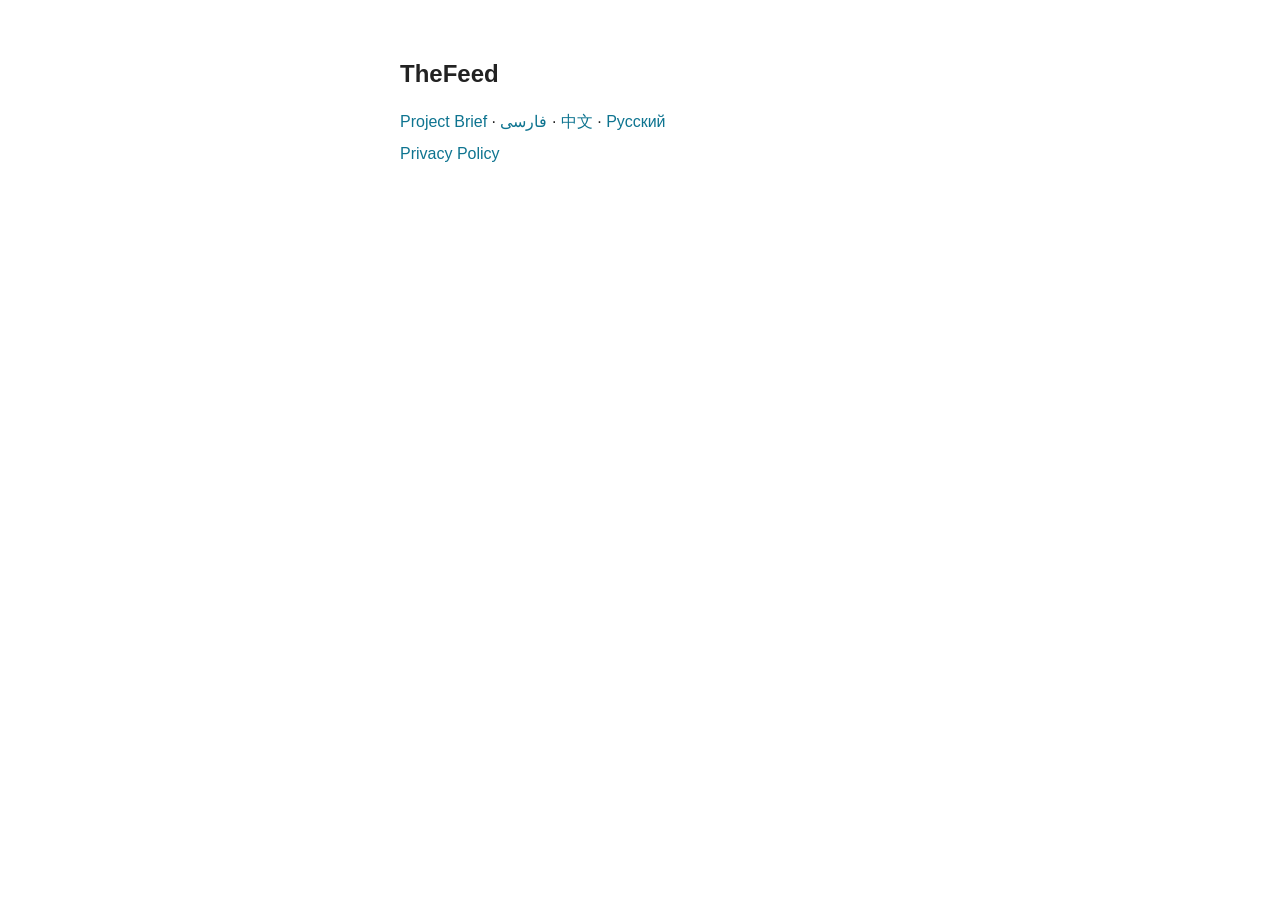
<file: docs/index.html>
<!doctype html>
<html lang="en">
<head>
  <meta charset="utf-8">
  <title>TheFeed</title>
  <style>
    body { font-family: -apple-system, BlinkMacSystemFont, "Segoe UI", Helvetica, Arial, sans-serif; max-width: 480px; margin: 60px auto; padding: 0 20px; color: #222; }
    h1 { font-size: 24px; margin: 0 0 24px; }
    ul { list-style: none; padding: 0; margin: 0; }
    li { margin-bottom: 12px; }
    a { color: #0e7490; text-decoration: none; font-size: 16px; }
    a:hover { text-decoration: underline; }
  </style>
</head>
<body>
  <h1>TheFeed</h1>
  <ul>
    <li><a href="project-brief.html">Project Brief</a> · <a href="project-brief-fa.html" lang="fa">فارسی</a> · <a href="project-brief-zh.html" lang="zh">中文</a> · <a href="project-brief-ru.html" lang="ru">Русский</a></li>
    <li><a href="privacy-policy.html">Privacy Policy</a></li>
  </ul>
</body>
</html>
</file>
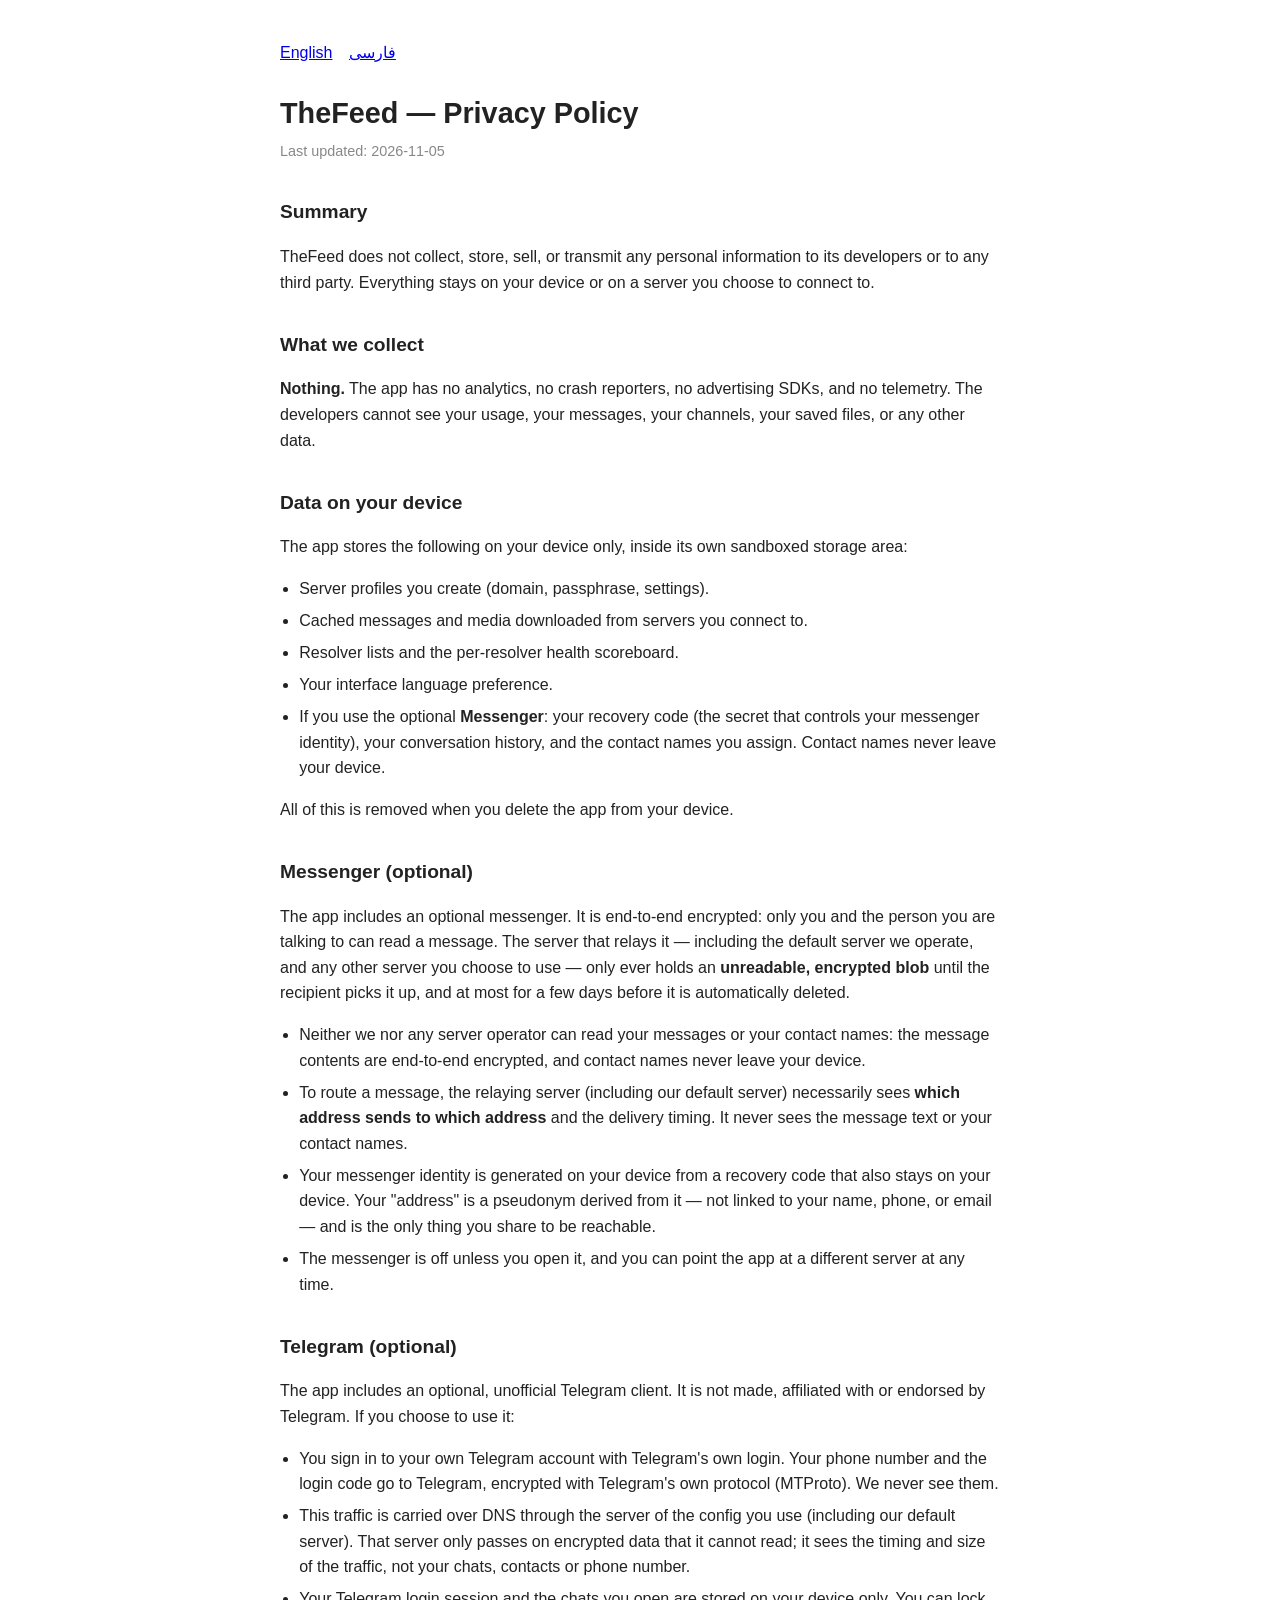
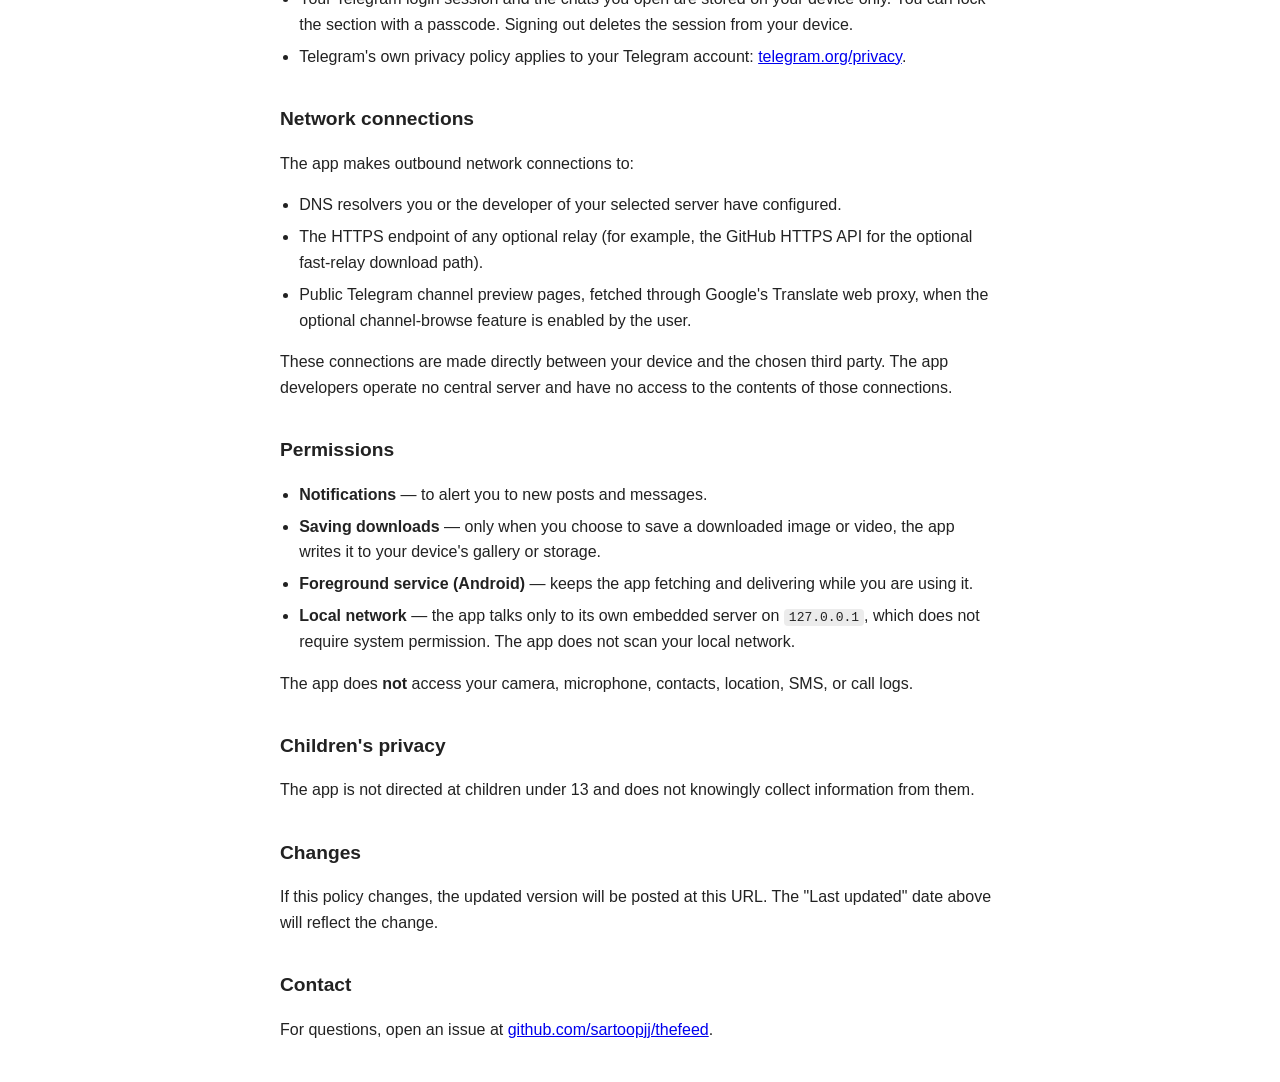
<file: docs/privacy-policy.html>
<!doctype html>
<html lang="en">
<head>
  <meta charset="utf-8">
  <meta name="viewport" content="width=device-width,initial-scale=1">
  <title>TheFeed — Privacy Policy</title>
  <style>
    :root { color-scheme: light dark; }
    body {
      font-family: -apple-system, BlinkMacSystemFont, "Segoe UI", Roboto, sans-serif;
      max-width: 720px;
      margin: 40px auto;
      padding: 0 20px;
      line-height: 1.6;
      color: #222;
    }
    @media (prefers-color-scheme: dark) {
      body { background: #111; color: #ddd; }
      a { color: #6cb6ff; }
    }
    h1 { font-size: 1.8em; margin-bottom: 0; }
    h2 { font-size: 1.2em; margin-top: 1.8em; }
    .updated { color: #888; font-size: .9em; margin-top: 4px; }
    ul { padding-left: 1.2em; }
    li { margin: .4em 0; }
    code { background: rgba(127,127,127,.15); padding: 1px 5px; border-radius: 4px; }
    .lang-switch { margin-bottom: 24px; }
    .lang-switch a { margin-right: 12px; }
    section[hidden] { display: none; }
    [dir="rtl"] { direction: rtl; text-align: right; }
    [dir="rtl"] ul { padding-right: 1.2em; padding-left: 0; }
  </style>
</head>
<body>

<div class="lang-switch">
  <a href="#" onclick="show('en');return false">English</a>
  <a href="#" onclick="show('fa');return false">فارسی</a>
</div>

<section id="en">
  <h1>TheFeed — Privacy Policy</h1>
  <p class="updated">Last updated: 2026-11-05</p>

  <h2>Summary</h2>
  <p>
    TheFeed does not collect, store, sell, or transmit any personal information
    to its developers or to any third party. Everything stays on your device or
    on a server you choose to connect to.
  </p>

  <h2>What we collect</h2>
  <p>
    <strong>Nothing.</strong> The app has no analytics, no crash reporters, no
    advertising SDKs, and no telemetry. The developers cannot see your usage,
    your messages, your channels, your saved files, or any other data.
  </p>

  <h2>Data on your device</h2>
  <p>
    The app stores the following on your device only, inside its own sandboxed
    storage area:
  </p>
  <ul>
    <li>Server profiles you create (domain, passphrase, settings).</li>
    <li>Cached messages and media downloaded from servers you connect to.</li>
    <li>Resolver lists and the per-resolver health scoreboard.</li>
    <li>Your interface language preference.</li>
    <li>If you use the optional <strong>Messenger</strong>: your recovery code (the secret that controls your messenger identity), your conversation history, and the contact names you assign. Contact names never leave your device.</li>
  </ul>
  <p>
    All of this is removed when you delete the app from your device.
  </p>

  <h2>Messenger (optional)</h2>
  <p>
    The app includes an optional messenger. It is end-to-end encrypted: only
    you and the person you are talking to can read a message. The server that
    relays it — including the default server we operate, and any other server you
    choose to use — only ever holds an <strong>unreadable, encrypted blob</strong>
    until the recipient picks it up, and at most for a few days before it is
    automatically deleted.
  </p>
  <ul>
    <li>Neither we nor any server operator can read your messages or your contact names: the message contents are end-to-end encrypted, and contact names never leave your device.</li>
    <li>To route a message, the relaying server (including our default server) necessarily sees <strong>which address sends to which address</strong> and the delivery timing. It never sees the message text or your contact names.</li>
    <li>Your messenger identity is generated on your device from a recovery code that also stays on your device. Your "address" is a pseudonym derived from it — not linked to your name, phone, or email — and is the only thing you share to be reachable.</li>
    <li>The messenger is off unless you open it, and you can point the app at a different server at any time.</li>
  </ul>

  <h2>Telegram (optional)</h2>
  <p>
    The app includes an optional, unofficial Telegram client. It is not made,
    affiliated with or endorsed by Telegram. If you choose to use it:
  </p>
  <ul>
    <li>You sign in to your own Telegram account with Telegram's own login. Your phone number and the login code go to Telegram, encrypted with Telegram's own protocol (MTProto). We never see them.</li>
    <li>This traffic is carried over DNS through the server of the config you use (including our default server). That server only passes on encrypted data that it cannot read; it sees the timing and size of the traffic, not your chats, contacts or phone number.</li>
    <li>Your Telegram login session and the chats you open are stored on your device only. You can lock the section with a passcode. Signing out deletes the session from your device.</li>
    <li>Telegram's own privacy policy applies to your Telegram account: <a href="https://telegram.org/privacy">telegram.org/privacy</a>.</li>
  </ul>

  <h2>Network connections</h2>
  <p>
    The app makes outbound network connections to:
  </p>
  <ul>
    <li>DNS resolvers you or the developer of your selected server have configured.</li>
    <li>The HTTPS endpoint of any optional relay (for example, the GitHub HTTPS API for the optional fast-relay download path).</li>
    <li>Public Telegram channel preview pages, fetched through Google's Translate web proxy, when the optional channel-browse feature is enabled by the user.</li>
  </ul>
  <p>
    These connections are made directly between your device and the chosen
    third party. The app developers operate no central server and have no
    access to the contents of those connections.
  </p>

  <h2>Permissions</h2>
  <ul>
    <li><strong>Notifications</strong> — to alert you to new posts and messages.</li>
    <li><strong>Saving downloads</strong> — only when you choose to save a downloaded image or video, the app writes it to your device's gallery or storage.</li>
    <li><strong>Foreground service (Android)</strong> — keeps the app fetching and delivering while you are using it.</li>
    <li><strong>Local network</strong> — the app talks only to its own embedded server on <code>127.0.0.1</code>, which does not require system permission. The app does not scan your local network.</li>
  </ul>
  <p>The app does <strong>not</strong> access your camera, microphone, contacts, location, SMS, or call logs.</p>

  <h2>Children's privacy</h2>
  <p>
    The app is not directed at children under 13 and does not knowingly collect
    information from them.
  </p>

  <h2>Changes</h2>
  <p>
    If this policy changes, the updated version will be posted at this URL.
    The "Last updated" date above will reflect the change.
  </p>

  <h2>Contact</h2>
  <p>
    For questions, open an issue at
    <a href="https://github.com/sartoopjj/thefeed/issues">github.com/sartoopjj/thefeed</a>.
  </p>
</section>

<section id="fa" hidden dir="rtl">
  <h1>TheFeed — حریم خصوصی</h1>
  <p class="updated">آخرین به‌روزرسانی: ۲۰۲۶/۱۱/۰۵</p>

  <h2>خلاصه</h2>
  <p>
    این برنامه هیچ اطلاعات شخصی‌ای را جمع‌آوری، ذخیره، فروش یا به سرور
    سازنده ارسال نمی‌کند. تمام داده‌ها روی دستگاه شما یا روی سروری که خودتان
    انتخاب می‌کنید باقی می‌ماند.
  </p>

  <h2>چه چیزی جمع‌آوری می‌کنیم</h2>
  <p>
    <strong>هیچ چیز.</strong> این برنامه هیچ سرویس آنالیتیکس، گزارش کرش،
    تبلیغات یا تله‌متری ندارد. سازنده‌ی برنامه به استفاده، پیام‌ها، کانال‌ها،
    فایل‌های ذخیره‌شده یا هیچ داده‌ی دیگری از شما دسترسی ندارد.
  </p>

  <h2>داده‌های روی دستگاه</h2>
  <p>
    برنامه فقط روی فضای ذخیره‌سازی محلی خود این داده‌ها را نگه می‌دارد:
  </p>
  <ul>
    <li>پروفایل سرورهایی که می‌سازید (دامنه، رمز، تنظیمات).</li>
    <li>پیام‌ها و رسانه‌های دانلود‌شده از سرور انتخابی.</li>
    <li>لیست ریزالورها و امتیازهای سلامتی هرکدام.</li>
    <li>زبان رابط کاربری انتخابی شما.</li>
    <li>اگر از <strong>پیام‌رسان</strong> اختیاری استفاده کنید: کد بازیابی شما (رمزی که هویت پیام‌رسان شما را کنترل می‌کند)، تاریخچه‌ی گفتگوها و نام‌هایی که برای مخاطبان می‌گذارید. نام مخاطبان هرگز از دستگاه شما خارج نمی‌شود.</li>
  </ul>
  <p>با حذف برنامه از دستگاه، همه‌ی این داده‌ها هم پاک می‌شود.</p>

  <h2>پیام‌رسان (اختیاری)</h2>
  <p>
    برنامه یک پیام‌رسان اختیاری دارد. این پیام‌رسان رمزنگاری سرتاسری دارد: فقط
    شما و طرف مقابل می‌توانید پیام را بخوانید. سروری که پیام را منتقل می‌کند —
    از جمله سرور پیش‌فرضی که ما اداره می‌کنیم و هر سرور دیگری که خودتان انتخاب کنید —
    فقط یک <strong>بسته‌ی رمزشده و غیرقابل‌خواندن</strong> را تا زمانی که گیرنده
    آن را دریافت کند نگه می‌دارد و حداکثر چند روز، سپس به‌صورت خودکار پاک می‌شود.
  </p>
  <ul>
    <li>نه ما و نه هیچ گرداننده‌ی سروری نمی‌تواند پیام‌ها یا نام مخاطبان شما را بخواند: متن پیام‌ها رمزنگاری سرتاسری است و نام مخاطبان هرگز از دستگاه شما خارج نمی‌شود.</li>
    <li>برای مسیریابی پیام، سرور منتقل‌کننده (از جمله سرور پیش‌فرض ما) ناگزیر می‌بیند که <strong>کدام آدرس به کدام آدرس</strong> پیام می‌فرستد و زمان تحویل را می‌داند. اما هرگز متن پیام یا نام مخاطبان شما را نمی‌بیند.</li>
    <li>هویت پیام‌رسان شما روی دستگاهتان از یک کد بازیابی ساخته می‌شود که آن هم روی دستگاه می‌ماند. «آدرس» شما یک نام مستعار مشتق‌شده از آن است — به نام، شماره تلفن یا ایمیل شما وصل نیست — و تنها چیزی است که برای در دسترس بودن به اشتراک می‌گذارید.</li>
    <li>پیام‌رسان تا وقتی آن را باز نکنید خاموش است و هر زمان می‌توانید برنامه را به سرور دیگری وصل کنید.</li>
  </ul>

  <h2>تلگرام (اختیاری)</h2>
  <p>
    برنامه یک کلاینت غیررسمی و اختیاری تلگرام دارد که ساخت تلگرام نیست و با آن
    ارتباطی ندارد. اگر از آن استفاده کنید:
  </p>
  <ul>
    <li>با ورود خود تلگرام وارد حساب تلگرام خودتان می‌شوید. شماره تلفن و کد ورود با پروتکل رمزنگاری خود تلگرام (MTProto) به تلگرام می‌رسد و ما هرگز آن‌ها را نمی‌بینیم.</li>
    <li>این ترافیک از طریق DNS و سرورِ کانفیگی که استفاده می‌کنید (از جمله سرور پیش‌فرض ما) منتقل می‌شود. آن سرور فقط داده‌ی رمزشده‌ای را که نمی‌تواند بخواند جابه‌جا می‌کند؛ زمان و حجم ترافیک را می‌بیند، نه گفتگوها، مخاطبان یا شماره تلفن شما را.</li>
    <li>نشست ورود تلگرام و گفتگوهایی که باز می‌کنید فقط روی دستگاه شما ذخیره می‌شوند. می‌توانید این بخش را با رمز قفل کنید. با خروج از حساب، نشست از دستگاه پاک می‌شود.</li>
    <li>برای حساب تلگرام، سیاست حریم خصوصی خود تلگرام برقرار است: <a href="https://telegram.org/privacy">telegram.org/privacy</a>.</li>
  </ul>

  <h2>اتصال به شبکه</h2>
  <p>برنامه به این موارد متصل می‌شود:</p>
  <ul>
    <li>ریزالورهای DNS که شما یا سازنده‌ی سرور انتخابی پیکربندی کرده‌اید.</li>
    <li>HTTPS رله‌های اختیاری (مثلاً GitHub برای مسیر دانلود سریع اختیاری).</li>
    <li>صفحات پیش‌نمایش کانال‌های عمومی تلگرام از طریق پروکسی وب گوگل ترنسلیت — فقط وقتی کاربر این قابلیت اختیاری را فعال کند.</li>
  </ul>
  <p>
    این اتصال‌ها مستقیماً بین دستگاه شما و طرف سوم برقرار می‌شوند. سازنده
    سرور مرکزی ندارد و به محتوای این اتصال‌ها دسترسی ندارد.
  </p>

  <h2>مجوزها</h2>
  <ul>
    <li><strong>اعلان‌ها</strong> — برای اطلاع‌رسانی پست‌ها و پیام‌های جدید.</li>
    <li><strong>ذخیره‌ی دانلودها</strong> — فقط وقتی خودتان تصمیم به ذخیره‌ی عکس یا ویدیوی دانلودشده بگیرید، برنامه آن را در گالری یا حافظه‌ی دستگاه می‌نویسد.</li>
    <li><strong>سرویس پیش‌زمینه (اندروید)</strong> — تا وقتی از برنامه استفاده می‌کنید، دریافت و تحویل پیام‌ها را ادامه می‌دهد.</li>
    <li><strong>شبکه‌ی محلی</strong> — برنامه فقط با سرور داخلی روی <code>127.0.0.1</code> کار می‌کند که به مجوز سیستمی نیاز ندارد و شبکه‌ی محلی شما را اسکن نمی‌کند.</li>
  </ul>
  <p>برنامه به دوربین، میکروفون، مخاطبان، موقعیت مکانی، پیامک یا گزارش تماس‌های شما دسترسی <strong>ندارد</strong>.</p>

  <h2>کودکان</h2>
  <p>این برنامه برای کودکان زیر ۱۳ سال طراحی نشده.</p>

  <h2>تغییرات</h2>
  <p>هر تغییری در این متن، در همین آدرس منتشر می‌شود.</p>

  <h2>تماس</h2>
  <p>
    برای سؤال یا گزارش مشکل:
    <a href="https://github.com/sartoopjj/thefeed/issues">github.com/sartoopjj/thefeed</a>
  </p>
</section>

<script>
  function show(lang) {
    document.getElementById('en').hidden = (lang !== 'en');
    document.getElementById('fa').hidden = (lang !== 'fa');
    document.documentElement.lang = lang;
  }
  // Auto-pick on load.
  if ((navigator.language || '').toLowerCase().startsWith('fa')) show('fa');
</script>

</body>
</html>
</file>
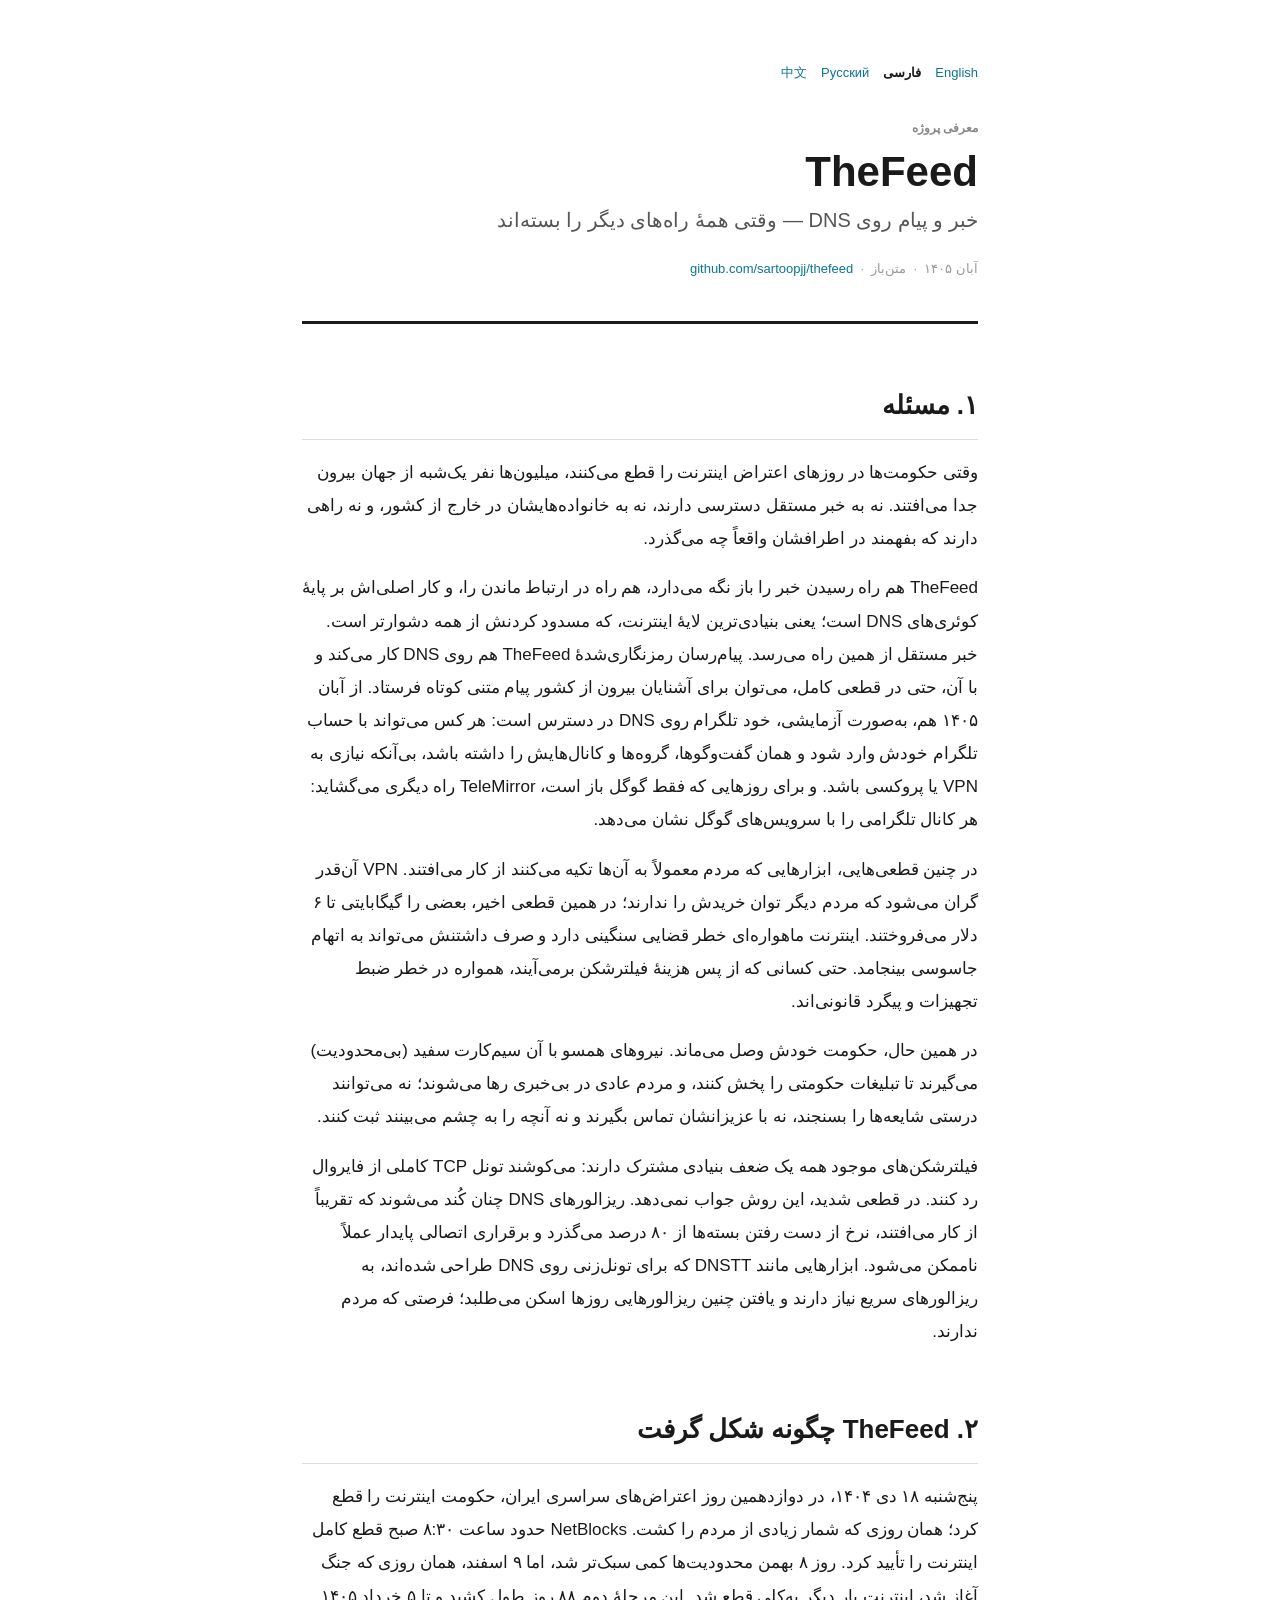
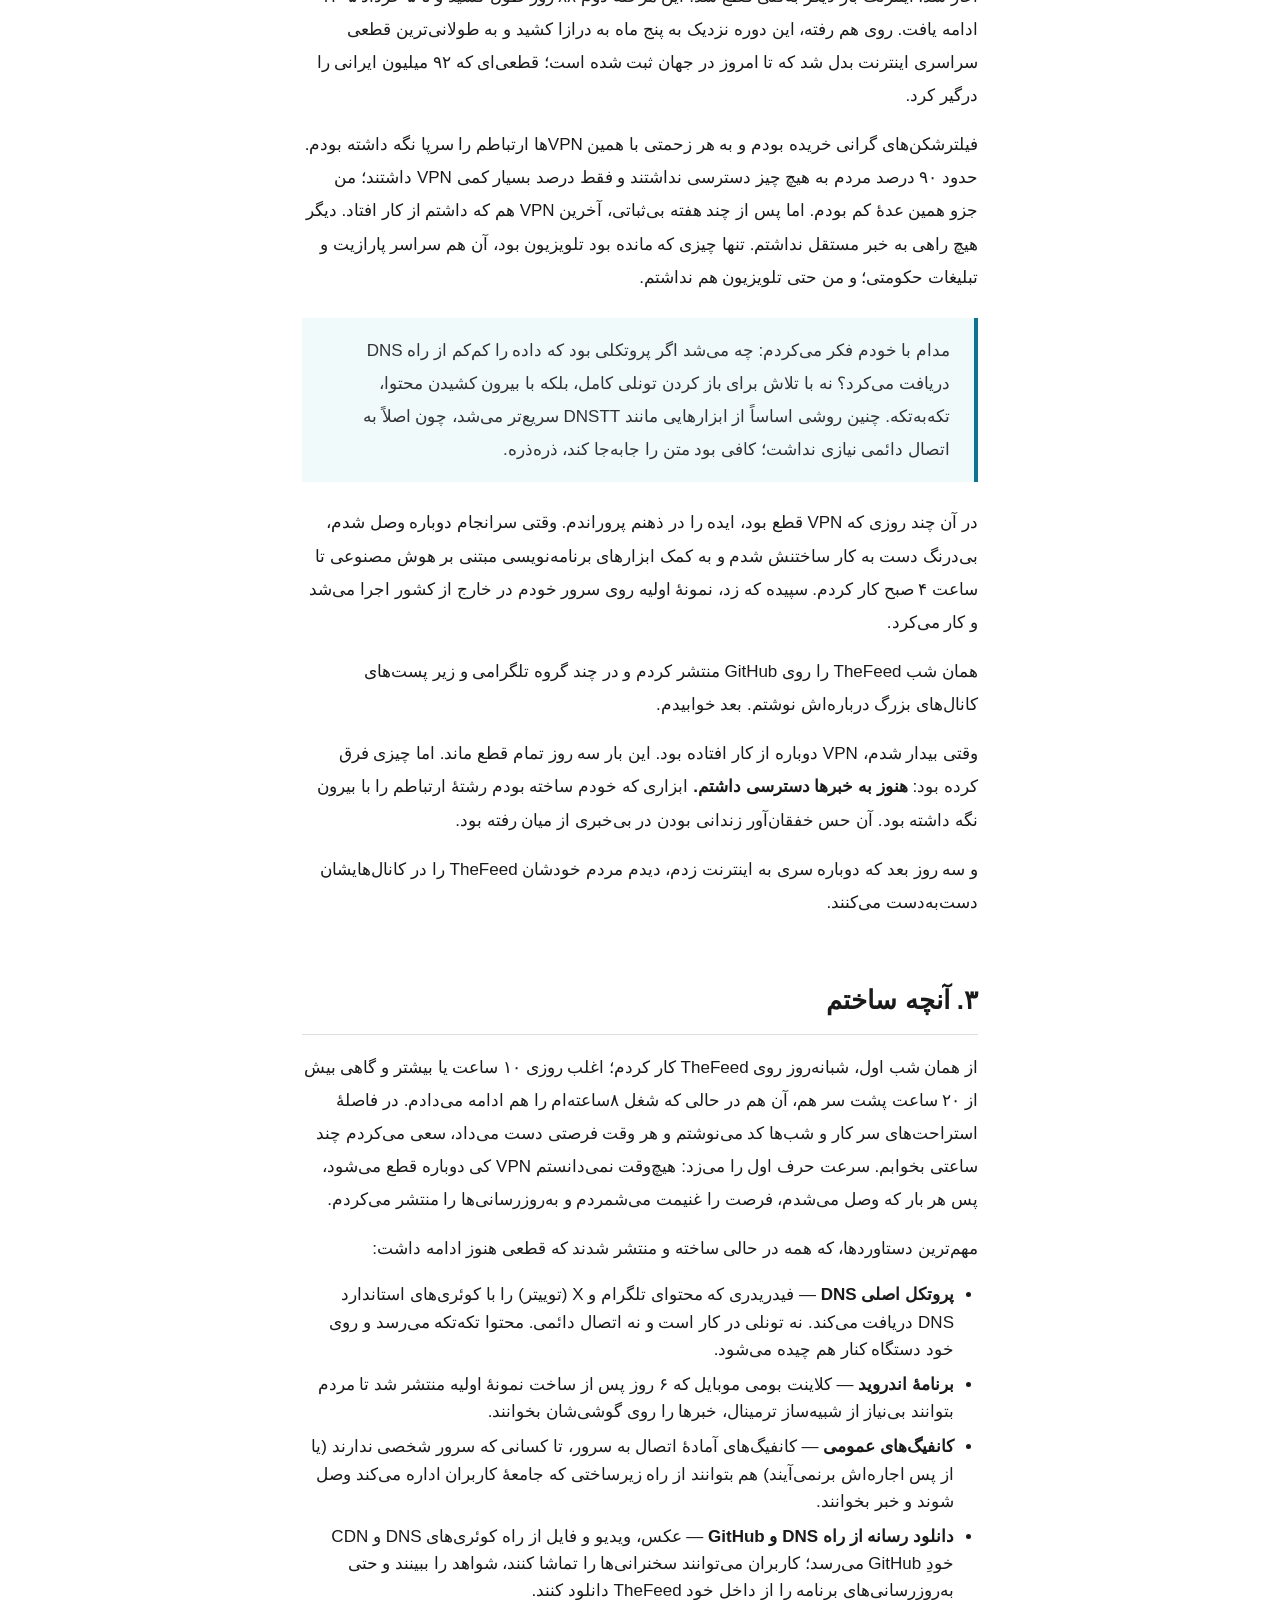
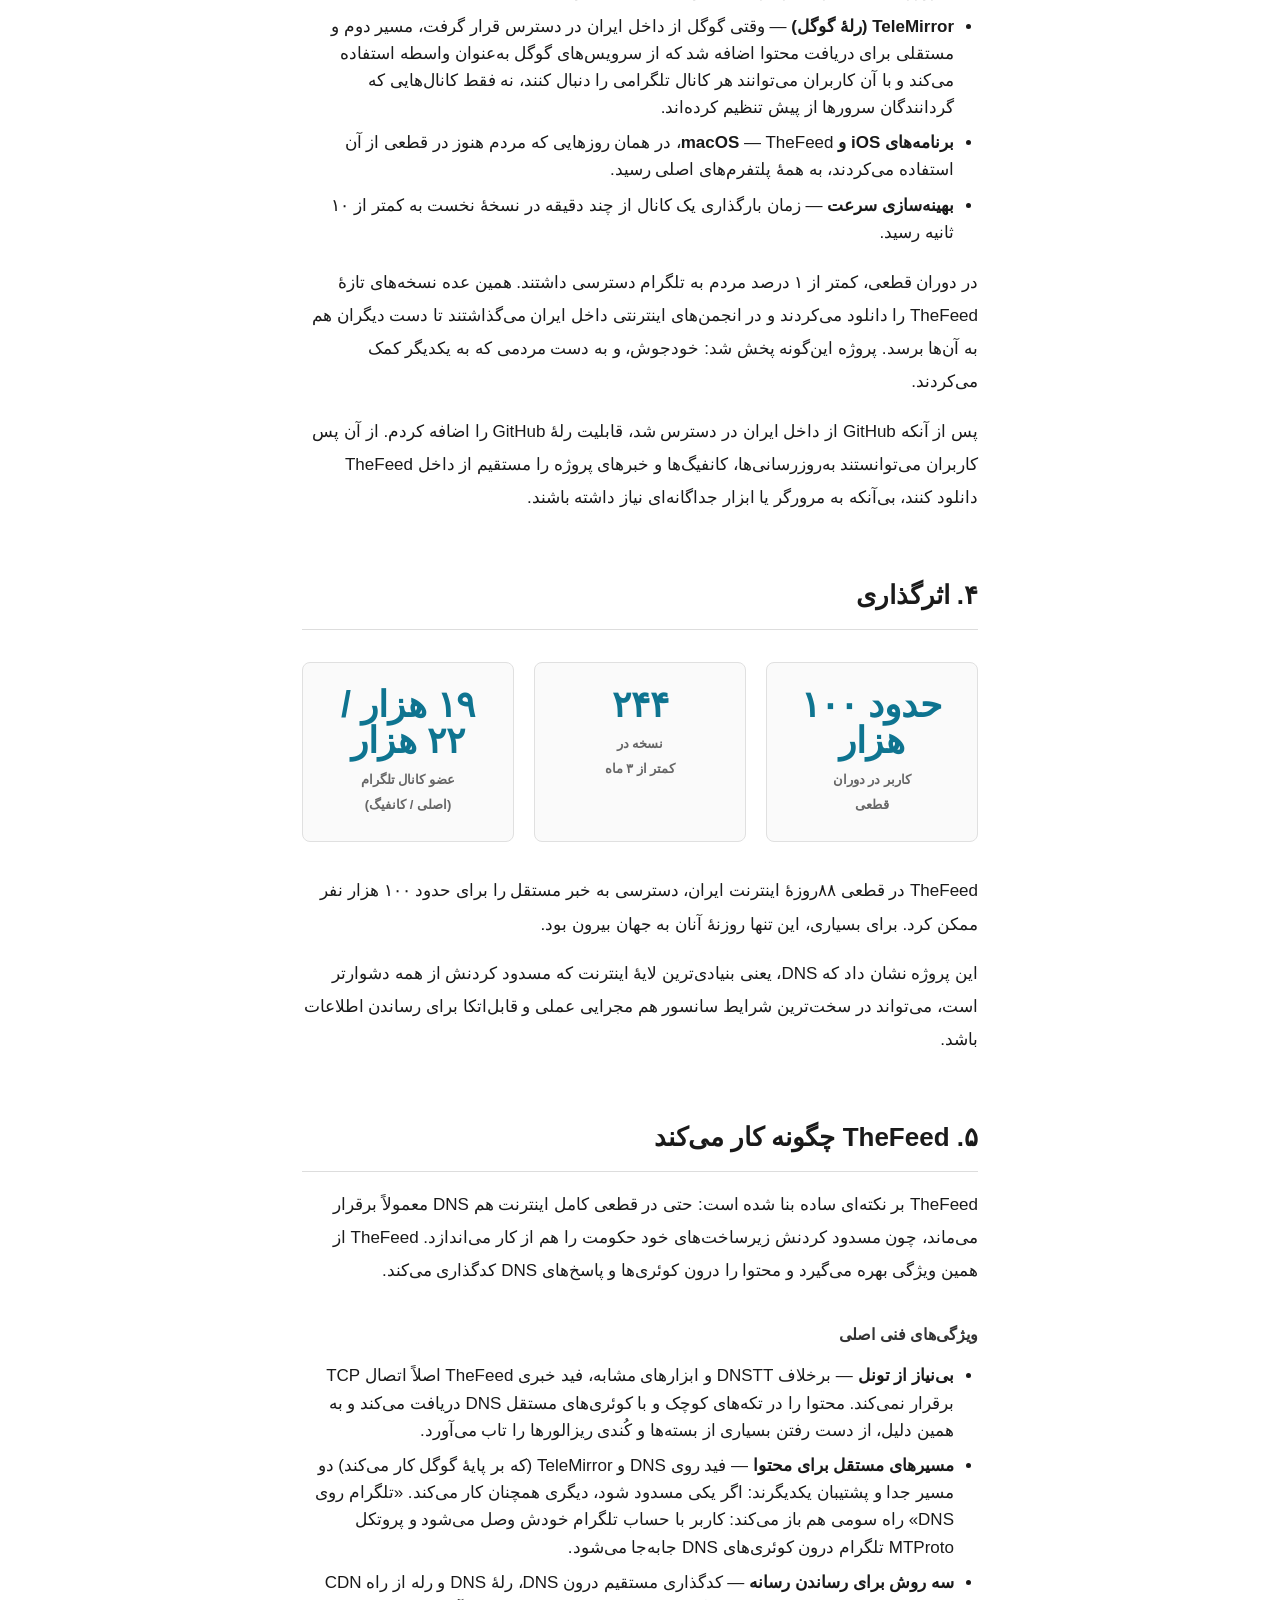
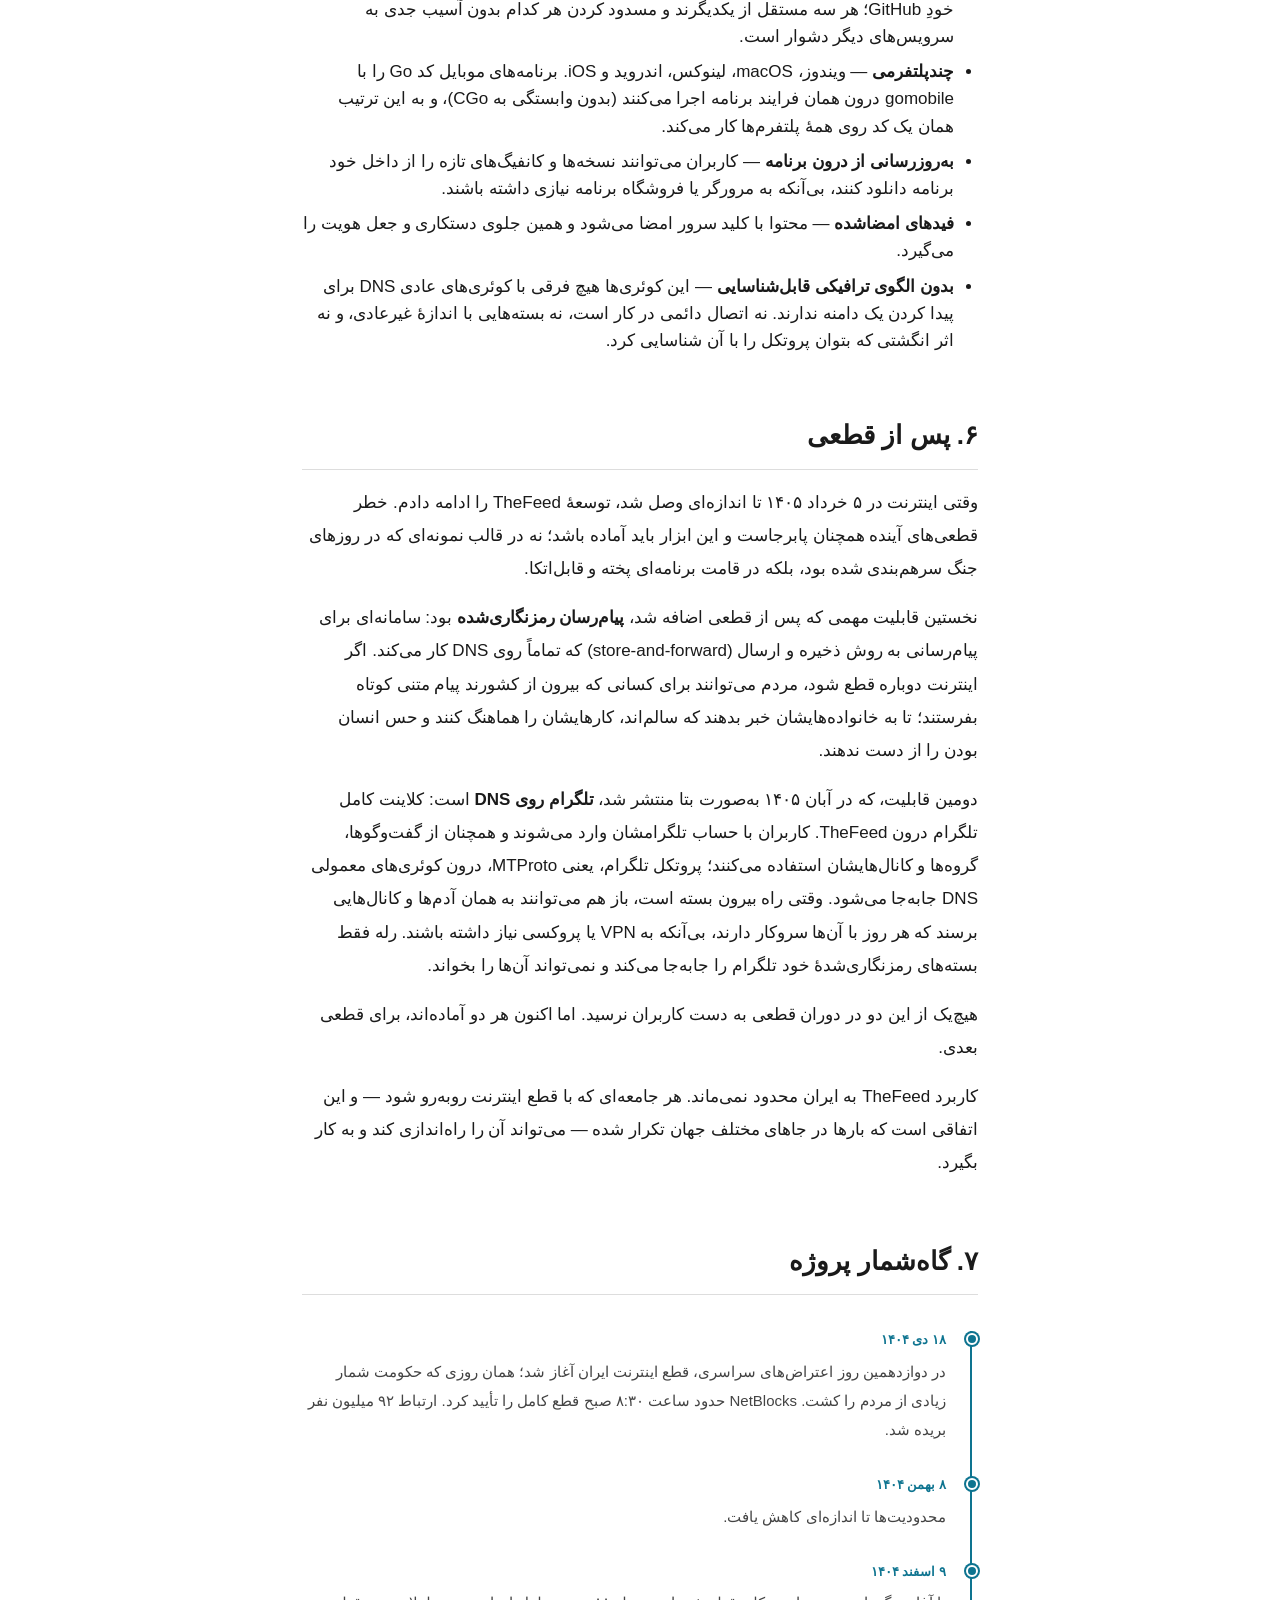
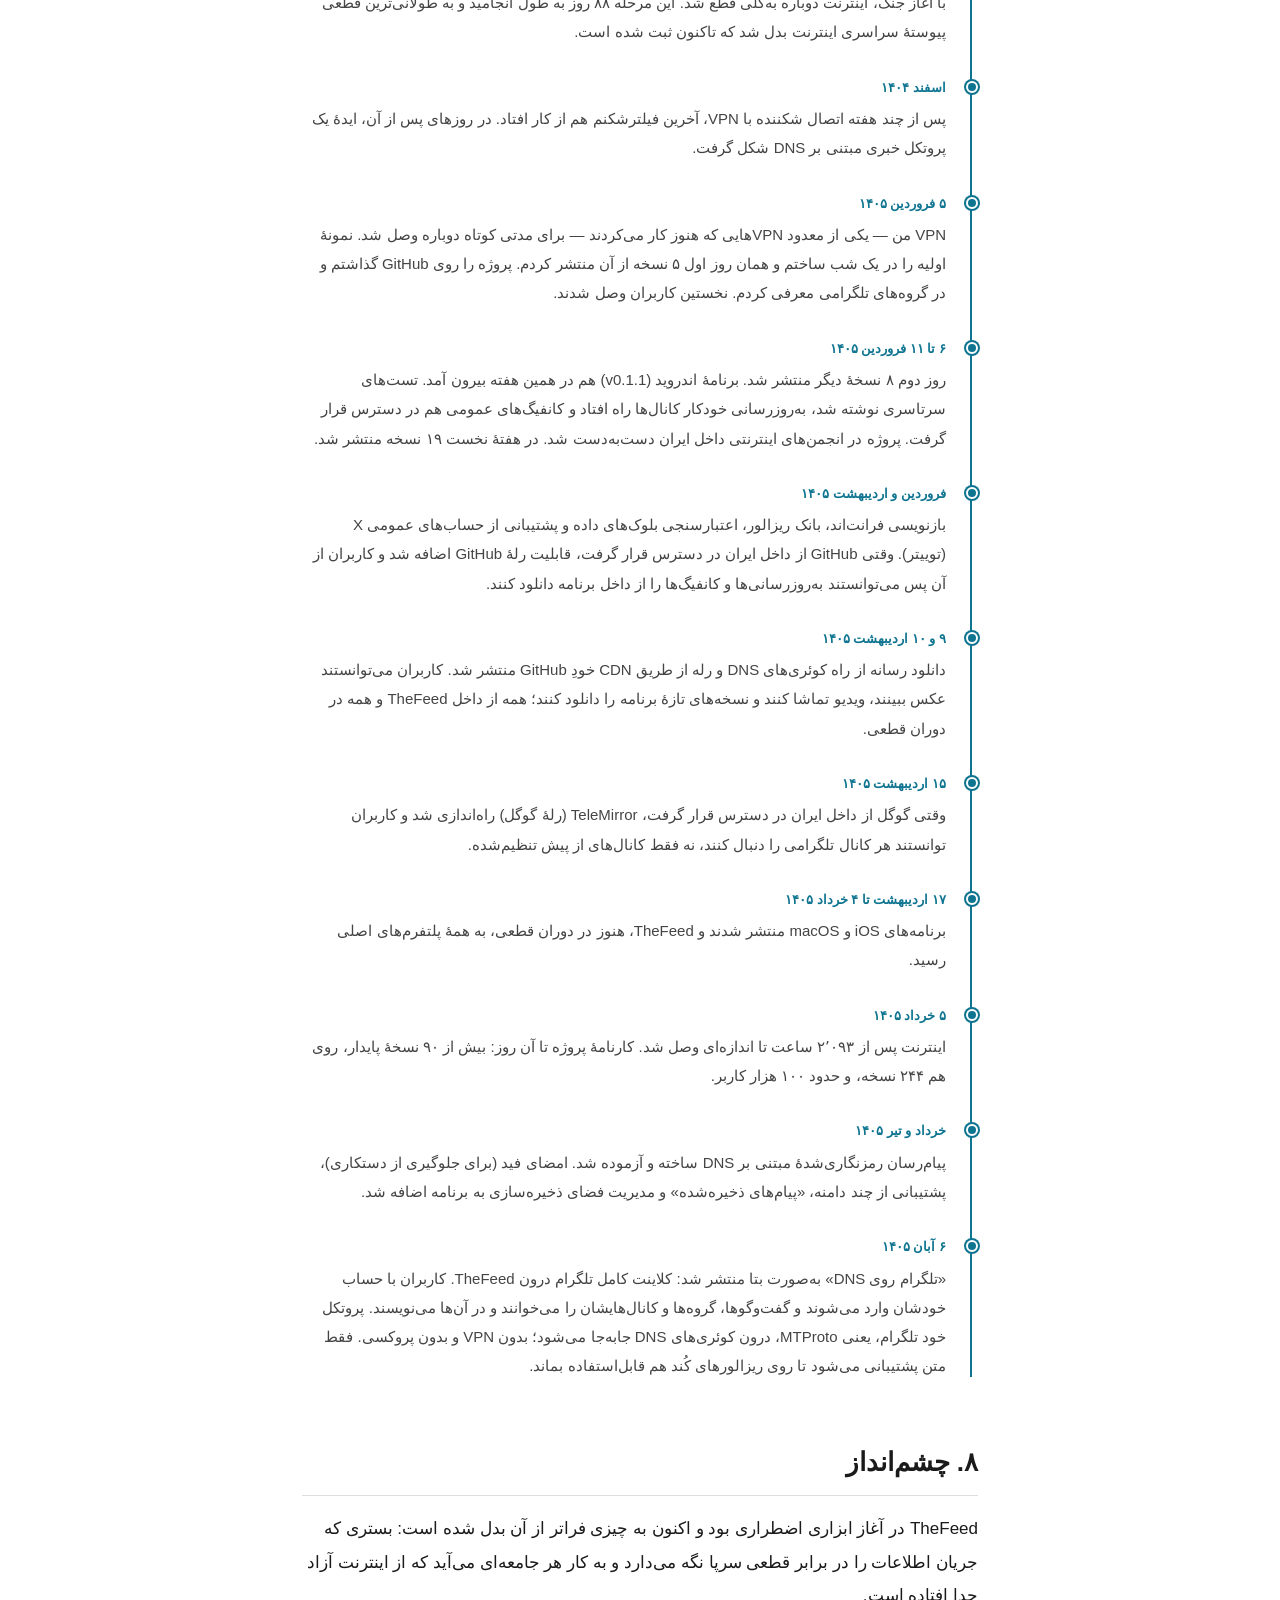
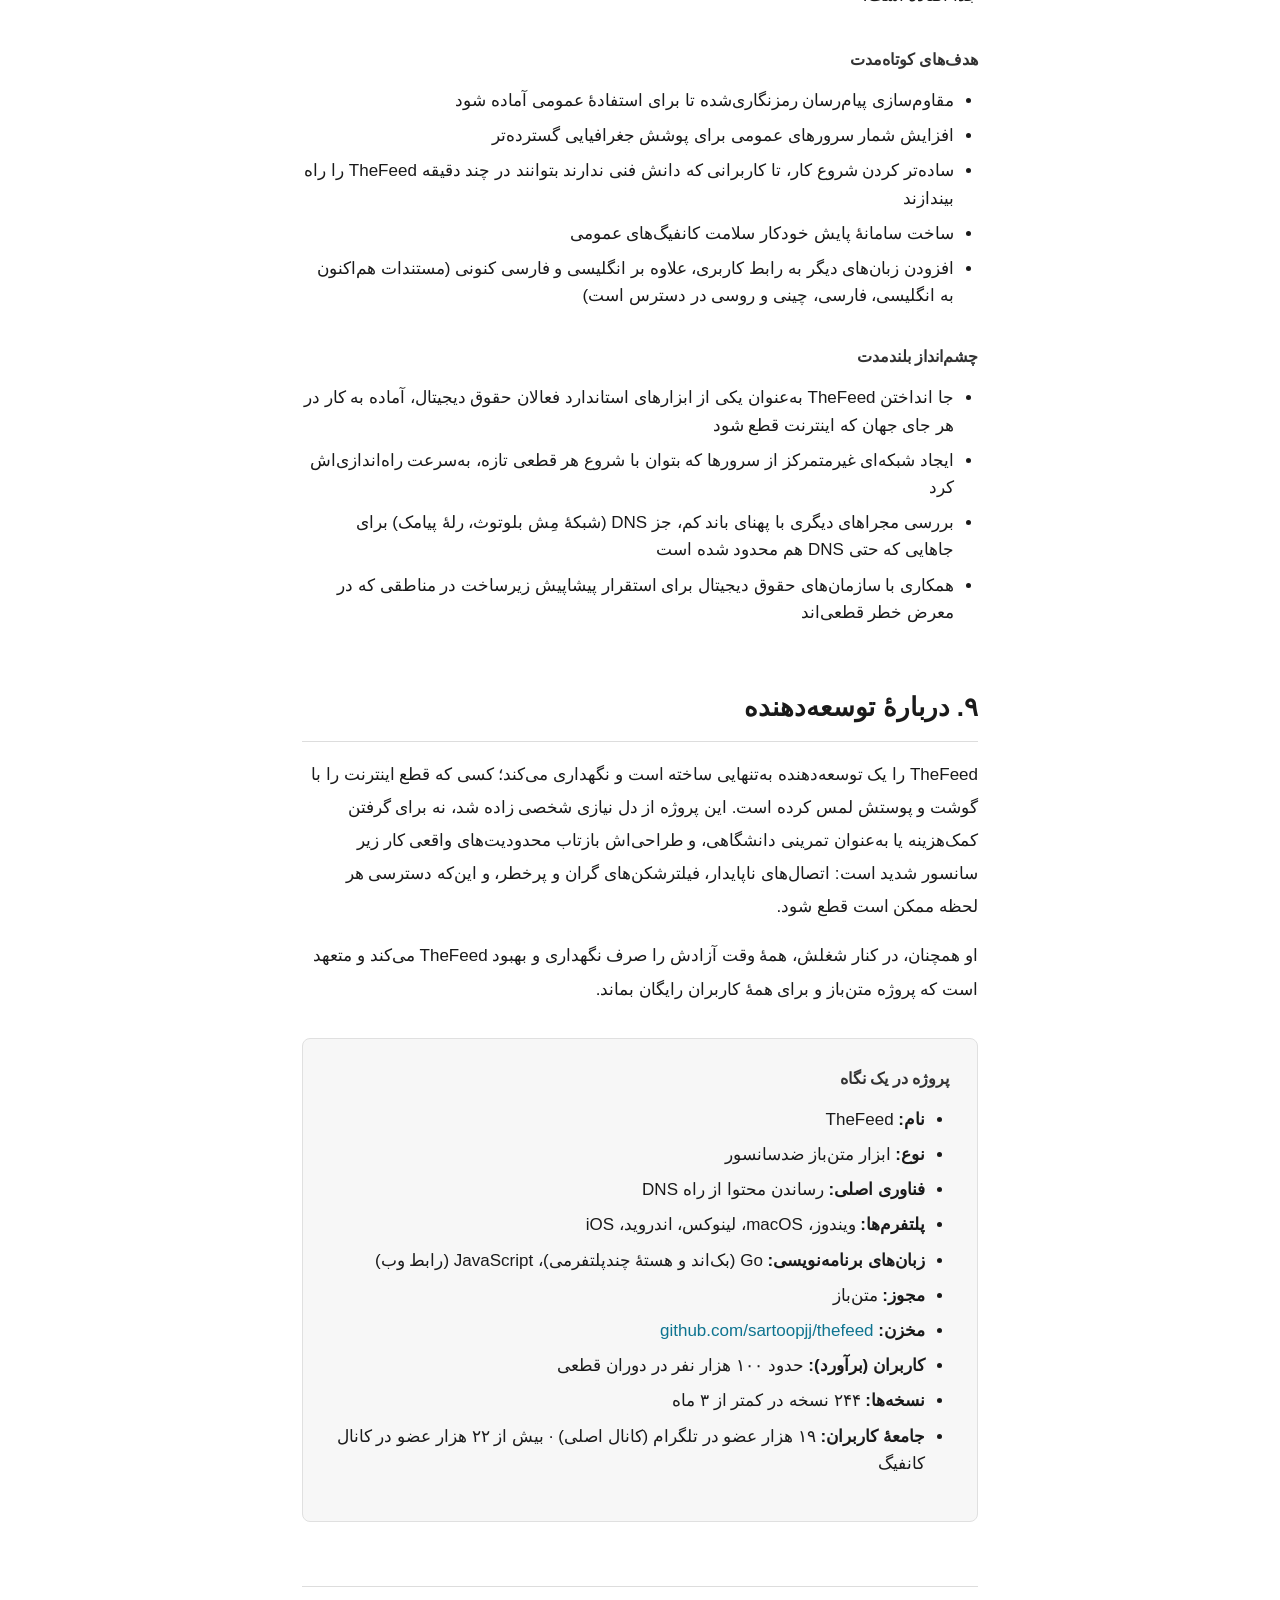
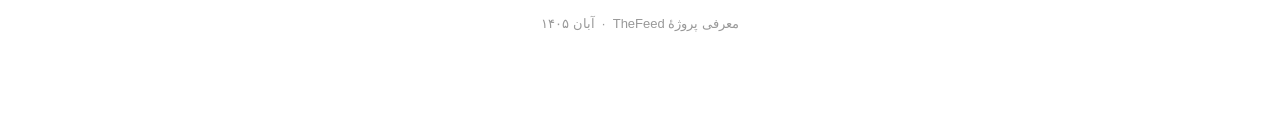
<file: docs/project-brief-fa.html>
<!doctype html>
<html lang="fa" dir="rtl">
<head>
<meta charset="utf-8">
<meta name="viewport" content="width=device-width, initial-scale=1">
<title>TheFeed — معرفی پروژه</title>
<link rel="stylesheet" href="project-brief.css">
<link rel="alternate" hreflang="en" href="project-brief.html">
<link rel="alternate" hreflang="fa" href="project-brief-fa.html">
<link rel="alternate" hreflang="zh" href="project-brief-zh.html">
<link rel="alternate" hreflang="ru" href="project-brief-ru.html">
</head>
<body>
<div class="page">

<nav class="lang-nav"><a href="project-brief.html" lang="en">English</a><strong>فارسی</strong><a href="project-brief-zh.html" lang="zh">中文</a><a href="project-brief-ru.html" lang="ru">Русский</a></nav>

<!-- ==================== HEADER ==================== -->
<div class="doc-header">
  <p class="label">معرفی پروژه</p>
  <h1>TheFeed</h1>
  <p class="tagline">خبر و پیام روی DNS — وقتی همهٔ راه‌های دیگر را بسته‌اند</p>
  <p class="meta">آبان ۱۴۰۵ &nbsp;·&nbsp; متن‌باز &nbsp;·&nbsp; <a href="https://github.com/sartoopjj/thefeed">github.com/sartoopjj/thefeed</a></p>
</div>

<!-- ==================== THE PROBLEM ==================== -->
<h2>۱. مسئله</h2>

<p>وقتی حکومت‌ها در روزهای اعتراض اینترنت را قطع می‌کنند، میلیون‌ها نفر یک‌شبه از جهان بیرون جدا می‌افتند. نه به خبر مستقل دسترسی دارند، نه به خانواده‌هایشان در خارج از کشور، و نه راهی دارند که بفهمند در اطرافشان واقعاً چه می‌گذرد.</p>

<p>TheFeed هم راه رسیدن خبر را باز نگه می‌دارد، هم راه در ارتباط ماندن را، و کار اصلی‌اش بر پایهٔ کوئری‌های DNS است؛ یعنی بنیادی‌ترین لایهٔ اینترنت، که مسدود کردنش از همه دشوارتر است. خبر مستقل از همین راه می‌رسد. پیام‌رسان رمزنگاری‌شدهٔ TheFeed هم روی DNS کار می‌کند و با آن، حتی در قطعی کامل، می‌توان برای آشنایان بیرون از کشور پیام متنی کوتاه فرستاد. از آبان ۱۴۰۵ هم، به‌صورت آزمایشی، خود تلگرام روی DNS در دسترس است: هر کس می‌تواند با حساب تلگرام خودش وارد شود و همان گفت‌وگوها، گروه‌ها و کانال‌هایش را داشته باشد، بی‌آنکه نیازی به VPN یا پروکسی باشد. و برای روزهایی که فقط گوگل باز است، TeleMirror راه دیگری می‌گشاید: هر کانال تلگرامی را با سرویس‌های گوگل نشان می‌دهد.</p>

<p>در چنین قطعی‌هایی، ابزارهایی که مردم معمولاً به آن‌ها تکیه می‌کنند از کار می‌افتند. VPN آن‌قدر گران می‌شود که مردم دیگر توان خریدش را ندارند؛ در همین قطعی اخیر، بعضی را گیگابایتی تا ۶ دلار می‌فروختند. اینترنت ماهواره‌ای خطر قضایی سنگینی دارد و صرف داشتنش می‌تواند به اتهام جاسوسی بینجامد. حتی کسانی که از پس هزینهٔ فیلترشکن برمی‌آیند، همواره در خطر ضبط تجهیزات و پیگرد قانونی‌اند.</p>

<p>در همین حال، حکومت خودش وصل می‌ماند. نیروهای همسو با آن سیم‌کارت سفید (بی‌محدودیت) می‌گیرند تا تبلیغات حکومتی را پخش کنند، و مردم عادی در بی‌خبری رها می‌شوند؛ نه می‌توانند درستی شایعه‌ها را بسنجند، نه با عزیزانشان تماس بگیرند و نه آنچه را به چشم می‌بینند ثبت کنند.</p>

<p>فیلترشکن‌های موجود همه یک ضعف بنیادی مشترک دارند: می‌کوشند تونل TCP کاملی از فایروال رد کنند. در قطعی شدید، این روش جواب نمی‌دهد. ریزالورهای DNS چنان کُند می‌شوند که تقریباً از کار می‌افتند، نرخ از دست رفتن بسته‌ها از ۸۰ درصد می‌گذرد و برقراری اتصالی پایدار عملاً ناممکن می‌شود. ابزارهایی مانند DNSTT که برای تونل‌زنی روی DNS طراحی شده‌اند، به ریزالورهای سریع نیاز دارند و یافتن چنین ریزالورهایی روزها اسکن می‌طلبد؛ فرصتی که مردم ندارند.</p>

<!-- ==================== ORIGIN STORY ==================== -->
<h2>۲. TheFeed چگونه شکل گرفت</h2>

<p>پنج‌شنبه ۱۸ دی ۱۴۰۴، در دوازدهمین روز اعتراض‌های سراسری ایران، حکومت اینترنت را قطع کرد؛ همان روزی که شمار زیادی از مردم را کشت. NetBlocks حدود ساعت ۸:۳۰ صبح قطع کامل اینترنت را تأیید کرد. روز ۸ بهمن محدودیت‌ها کمی سبک‌تر شد، اما ۹ اسفند، همان روزی که جنگ آغاز شد، اینترنت بار دیگر به‌کلی قطع شد. این مرحلهٔ دوم ۸۸ روز طول کشید و تا ۵ خرداد ۱۴۰۵ ادامه یافت. روی هم رفته، این دوره نزدیک به پنج ماه به درازا کشید و به طولانی‌ترین قطعی سراسری اینترنت بدل شد که تا امروز در جهان ثبت شده است؛ قطعی‌ای که ۹۲ میلیون ایرانی را درگیر کرد.</p>

<p>فیلترشکن‌های گرانی خریده بودم و به هر زحمتی با همین VPNها ارتباطم را سرپا نگه داشته بودم. حدود ۹۰ درصد مردم به هیچ چیز دسترسی نداشتند و فقط درصد بسیار کمی VPN داشتند؛ من جزو همین عدهٔ کم بودم. اما پس از چند هفته بی‌ثباتی، آخرین VPN هم که داشتم از کار افتاد. دیگر هیچ راهی به خبر مستقل نداشتم. تنها چیزی که مانده بود تلویزیون بود، آن هم سراسر پارازیت و تبلیغات حکومتی؛ و من حتی تلویزیون هم نداشتم.</p>

<blockquote>
  <p>مدام با خودم فکر می‌کردم: چه می‌شد اگر پروتکلی بود که داده را کم‌کم از راه DNS دریافت می‌کرد؟ نه با تلاش برای باز کردن تونلی کامل، بلکه با بیرون کشیدن محتوا، تکه‌به‌تکه. چنین روشی اساساً از ابزارهایی مانند DNSTT سریع‌تر می‌شد، چون اصلاً به اتصال دائمی نیازی نداشت؛ کافی بود متن را جابه‌جا کند، ذره‌ذره.</p>
</blockquote>

<p>در آن چند روزی که VPN قطع بود، ایده را در ذهنم پروراندم. وقتی سرانجام دوباره وصل شدم، بی‌درنگ دست به کار ساختنش شدم و به کمک ابزارهای برنامه‌نویسی مبتنی بر هوش مصنوعی تا ساعت ۴ صبح کار کردم. سپیده که زد، نمونهٔ اولیه روی سرور خودم در خارج از کشور اجرا می‌شد و کار می‌کرد.</p>

<p>همان شب TheFeed را روی GitHub منتشر کردم و در چند گروه تلگرامی و زیر پست‌های کانال‌های بزرگ درباره‌اش نوشتم. بعد خوابیدم.</p>

<p>وقتی بیدار شدم، VPN دوباره از کار افتاده بود. این بار سه روز تمام قطع ماند. اما چیزی فرق کرده بود: <strong>هنوز به خبرها دسترسی داشتم.</strong> ابزاری که خودم ساخته بودم رشتهٔ ارتباطم را با بیرون نگه داشته بود. آن حس خفقان‌آور زندانی بودن در بی‌خبری از میان رفته بود.</p>

<p>و سه روز بعد که دوباره سری به اینترنت زدم، دیدم مردم خودشان TheFeed را در کانال‌هایشان دست‌به‌دست می‌کنند.</p>

<!-- ==================== WHAT I BUILT ==================== -->
<h2>۳. آنچه ساختم</h2>

<p>از همان شب اول، شبانه‌روز روی TheFeed کار کردم؛ اغلب روزی ۱۰ ساعت یا بیشتر و گاهی بیش از ۲۰ ساعت پشت سر هم، آن هم در حالی که شغل ۸ساعته‌ام را هم ادامه می‌دادم. در فاصلهٔ استراحت‌های سر کار و شب‌ها کد می‌نوشتم و هر وقت فرصتی دست می‌داد، سعی می‌کردم چند ساعتی بخوابم. سرعت حرف اول را می‌زد: هیچ‌وقت نمی‌دانستم VPN کی دوباره قطع می‌شود، پس هر بار که وصل می‌شدم، فرصت را غنیمت می‌شمردم و به‌روزرسانی‌ها را منتشر می‌کردم.</p>

<p>مهم‌ترین دستاوردها، که همه در حالی ساخته و منتشر شدند که قطعی هنوز ادامه داشت:</p>

<ul>
  <li><strong>پروتکل اصلی DNS</strong> — فیدریدری که محتوای تلگرام و X (توییتر) را با کوئری‌های استاندارد DNS دریافت می‌کند. نه تونلی در کار است و نه اتصال دائمی. محتوا تکه‌تکه می‌رسد و روی خود دستگاه کنار هم چیده می‌شود.</li>
  <li><strong>برنامهٔ اندروید</strong> — کلاینت بومی موبایل که ۶ روز پس از ساخت نمونهٔ اولیه منتشر شد تا مردم بتوانند بی‌نیاز از شبیه‌ساز ترمینال، خبرها را روی گوشی‌شان بخوانند.</li>
  <li><strong>کانفیگ‌های عمومی</strong> — کانفیگ‌های آمادهٔ اتصال به سرور، تا کسانی که سرور شخصی ندارند (یا از پس اجاره‌اش برنمی‌آیند) هم بتوانند از راه زیرساختی که جامعهٔ کاربران اداره می‌کند وصل شوند و خبر بخوانند.</li>
  <li><strong>دانلود رسانه از راه DNS و GitHub</strong> — عکس، ویدیو و فایل از راه کوئری‌های DNS و CDN خودِ GitHub می‌رسد؛ کاربران می‌توانند سخنرانی‌ها را تماشا کنند، شواهد را ببینند و حتی به‌روزرسانی‌های برنامه را از داخل خود TheFeed دانلود کنند.</li>
  <li><strong>TeleMirror (رلهٔ گوگل)</strong> — وقتی گوگل از داخل ایران در دسترس قرار گرفت، مسیر دوم و مستقلی برای دریافت محتوا اضافه شد که از سرویس‌های گوگل به‌عنوان واسطه استفاده می‌کند و با آن کاربران می‌توانند هر کانال تلگرامی را دنبال کنند، نه فقط کانال‌هایی که گردانندگان سرورها از پیش تنظیم کرده‌اند.</li>
  <li><strong>برنامه‌های iOS و macOS</strong> — TheFeed، در همان روزهایی که مردم هنوز در قطعی از آن استفاده می‌کردند، به همهٔ پلتفرم‌های اصلی رسید.</li>
  <li><strong>بهینه‌سازی سرعت</strong> — زمان بارگذاری یک کانال از چند دقیقه در نسخهٔ نخست به کمتر از ۱۰ ثانیه رسید.</li>
</ul>

<p>در دوران قطعی، کمتر از ۱ درصد مردم به تلگرام دسترسی داشتند. همین عده نسخه‌های تازهٔ TheFeed را دانلود می‌کردند و در انجمن‌های اینترنتی داخل ایران می‌گذاشتند تا دست دیگران هم به آن‌ها برسد. پروژه این‌گونه پخش شد: خودجوش، و به دست مردمی که به یکدیگر کمک می‌کردند.</p>

<p>پس از آنکه GitHub از داخل ایران در دسترس شد، قابلیت رلهٔ GitHub را اضافه کردم. از آن پس کاربران می‌توانستند به‌روزرسانی‌ها، کانفیگ‌ها و خبرهای پروژه را مستقیم از داخل TheFeed دانلود کنند، بی‌آنکه به مرورگر یا ابزار جداگانه‌ای نیاز داشته باشند.</p>

<!-- ==================== IMPACT ==================== -->
<h2>۴. اثرگذاری</h2>

<div class="key-figures">
  <div class="fig">
    <div class="num">حدود ۱۰۰ هزار</div>
    <div class="lbl">کاربر در دوران<br>قطعی</div>
  </div>
  <div class="fig">
    <div class="num">۲۴۴</div>
    <div class="lbl">نسخه در<br>کمتر از ۳ ماه</div>
  </div>
  <div class="fig">
    <div class="num">۱۹ هزار / ۲۲ هزار</div>
    <div class="lbl">عضو کانال تلگرام<br>(اصلی / کانفیگ)</div>
  </div>
</div>

<p>TheFeed در قطعی ۸۸روزهٔ اینترنت ایران، دسترسی به خبر مستقل را برای حدود ۱۰۰ هزار نفر ممکن کرد. برای بسیاری، این تنها روزنهٔ آنان به جهان بیرون بود.</p>

<p>این پروژه نشان داد که DNS، یعنی بنیادی‌ترین لایهٔ اینترنت که مسدود کردنش از همه دشوارتر است، می‌تواند در سخت‌ترین شرایط سانسور هم مجرایی عملی و قابل‌اتکا برای رساندن اطلاعات باشد.</p>

<!-- ==================== HOW IT WORKS ==================== -->
<h2>۵. TheFeed چگونه کار می‌کند</h2>

<p>TheFeed بر نکته‌ای ساده بنا شده است: حتی در قطعی کامل اینترنت هم DNS معمولاً برقرار می‌ماند، چون مسدود کردنش زیرساخت‌های خود حکومت را هم از کار می‌اندازد. TheFeed از همین ویژگی بهره می‌گیرد و محتوا را درون کوئری‌ها و پاسخ‌های DNS کدگذاری می‌کند.</p>

<h3>ویژگی‌های فنی اصلی</h3>
<ul>
  <li><strong>بی‌نیاز از تونل</strong> — برخلاف DNSTT و ابزارهای مشابه، فید خبری TheFeed اصلاً اتصال TCP برقرار نمی‌کند. محتوا را در تکه‌های کوچک و با کوئری‌های مستقل DNS دریافت می‌کند و به همین دلیل، از دست رفتن بسیاری از بسته‌ها و کُندی ریزالورها را تاب می‌آورد.</li>
  <li><strong>مسیرهای مستقل برای محتوا</strong> — فید روی DNS و TeleMirror (که بر پایهٔ گوگل کار می‌کند) دو مسیر جدا و پشتیبان یکدیگرند: اگر یکی مسدود شود، دیگری همچنان کار می‌کند. «تلگرام روی DNS» راه سومی هم باز می‌کند: کاربر با حساب تلگرام خودش وصل می‌شود و پروتکل MTProto تلگرام درون کوئری‌های DNS جابه‌جا می‌شود.</li>
  <li><strong>سه روش برای رساندن رسانه</strong> — کدگذاری مستقیم درون DNS، رلهٔ DNS و رله از راه CDN خودِ GitHub؛ هر سه مستقل از یکدیگرند و مسدود کردن هر کدام بدون آسیب جدی به سرویس‌های دیگر دشوار است.</li>
  <li><strong>چندپلتفرمی</strong> — ویندوز، macOS، لینوکس، اندروید و iOS. برنامه‌های موبایل کد Go را با gomobile درون همان فرایند برنامه اجرا می‌کنند (بدون وابستگی به CGo)، و به این ترتیب همان یک کد روی همهٔ پلتفرم‌ها کار می‌کند.</li>
  <li><strong>به‌روزرسانی از درون برنامه</strong> — کاربران می‌توانند نسخه‌ها و کانفیگ‌های تازه را از داخل خود برنامه دانلود کنند، بی‌آنکه به مرورگر یا فروشگاه برنامه نیازی داشته باشند.</li>
  <li><strong>فیدهای امضاشده</strong> — محتوا با کلید سرور امضا می‌شود و همین جلوی دستکاری و جعل هویت را می‌گیرد.</li>
  <li><strong>بدون الگوی ترافیکی قابل‌شناسایی</strong> — این کوئری‌ها هیچ فرقی با کوئری‌های عادی DNS برای پیدا کردن یک دامنه ندارند. نه اتصال دائمی در کار است، نه بسته‌هایی با اندازهٔ غیرعادی، و نه اثر انگشتی که بتوان پروتکل را با آن شناسایی کرد.</li>
</ul>

<!-- ==================== POST-SHUTDOWN ==================== -->
<h2>۶. پس از قطعی</h2>

<p>وقتی اینترنت در ۵ خرداد ۱۴۰۵ تا اندازه‌ای وصل شد، توسعهٔ TheFeed را ادامه دادم. خطر قطعی‌های آینده همچنان پابرجاست و این ابزار باید آماده باشد؛ نه در قالب نمونه‌ای که در روزهای جنگ سرهم‌بندی شده بود، بلکه در قامت برنامه‌ای پخته و قابل‌اتکا.</p>

<p>نخستین قابلیت مهمی که پس از قطعی اضافه شد، <strong>پیام‌رسان رمزنگاری‌شده</strong> بود: سامانه‌ای برای پیام‌رسانی به روش ذخیره و ارسال (store-and-forward) که تماماً روی DNS کار می‌کند. اگر اینترنت دوباره قطع شود، مردم می‌توانند برای کسانی که بیرون از کشورند پیام متنی کوتاه بفرستند؛ تا به خانواده‌هایشان خبر بدهند که سالم‌اند، کارهایشان را هماهنگ کنند و حس انسان بودن را از دست ندهند.</p>

<p>دومین قابلیت، که در آبان ۱۴۰۵ به‌صورت بتا منتشر شد، <strong>تلگرام روی DNS</strong> است: کلاینت کامل تلگرام درون TheFeed. کاربران با حساب تلگرامشان وارد می‌شوند و همچنان از گفت‌وگوها، گروه‌ها و کانال‌هایشان استفاده می‌کنند؛ پروتکل تلگرام، یعنی MTProto، درون کوئری‌های معمولی DNS جابه‌جا می‌شود. وقتی راه بیرون بسته است، باز هم می‌توانند به همان آدم‌ها و کانال‌هایی برسند که هر روز با آن‌ها سروکار دارند، بی‌آنکه به VPN یا پروکسی نیاز داشته باشند. رله فقط بسته‌های رمزنگاری‌شدهٔ خود تلگرام را جابه‌جا می‌کند و نمی‌تواند آن‌ها را بخواند.</p>

<p>هیچ‌یک از این دو در دوران قطعی به دست کاربران نرسید. اما اکنون هر دو آماده‌اند، برای قطعی بعدی.</p>

<p>کاربرد TheFeed به ایران محدود نمی‌ماند. هر جامعه‌ای که با قطع اینترنت روبه‌رو شود — و این اتفاقی است که بارها در جاهای مختلف جهان تکرار شده — می‌تواند آن را راه‌اندازی کند و به کار بگیرد.</p>

<!-- ==================== TIMELINE ==================== -->
<h2>۷. گاه‌شمار پروژه</h2>

<div class="timeline">
  <div class="tl-item">
    <div class="tl-date">۱۸ دی ۱۴۰۴</div>
    <p>در دوازدهمین روز اعتراض‌های سراسری، قطع اینترنت ایران آغاز شد؛ همان روزی که حکومت شمار زیادی از مردم را کشت. NetBlocks حدود ساعت ۸:۳۰ صبح قطع کامل را تأیید کرد. ارتباط ۹۲ میلیون نفر بریده شد.</p>
  </div>
  <div class="tl-item">
    <div class="tl-date">۸ بهمن ۱۴۰۴</div>
    <p>محدودیت‌ها تا اندازه‌ای کاهش یافت.</p>
  </div>
  <div class="tl-item">
    <div class="tl-date">۹ اسفند ۱۴۰۴</div>
    <p>با آغاز جنگ، اینترنت دوباره به‌کلی قطع شد. این مرحله ۸۸ روز به طول انجامید و به طولانی‌ترین قطعی پیوستهٔ سراسری اینترنت بدل شد که تاکنون ثبت شده است.</p>
  </div>
  <div class="tl-item">
    <div class="tl-date">اسفند ۱۴۰۴</div>
    <p>پس از چند هفته اتصال شکننده با VPN، آخرین فیلترشکنم هم از کار افتاد. در روزهای پس از آن، ایدهٔ یک پروتکل خبری مبتنی بر DNS شکل گرفت.</p>
  </div>
  <div class="tl-item">
    <div class="tl-date">۵ فروردین ۱۴۰۵</div>
    <p>VPN من — یکی از معدود VPNهایی که هنوز کار می‌کردند — برای مدتی کوتاه دوباره وصل شد. نمونهٔ اولیه را در یک شب ساختم و همان روز اول ۵ نسخه از آن منتشر کردم. پروژه را روی GitHub گذاشتم و در گروه‌های تلگرامی معرفی کردم. نخستین کاربران وصل شدند.</p>
  </div>
  <div class="tl-item">
    <div class="tl-date">۶ تا ۱۱ فروردین ۱۴۰۵</div>
    <p>روز دوم ۸ نسخهٔ دیگر منتشر شد. برنامهٔ اندروید (v0.1.1) هم در همین هفته بیرون آمد. تست‌های سرتاسری نوشته شد، به‌روزرسانی خودکار کانال‌ها راه افتاد و کانفیگ‌های عمومی هم در دسترس قرار گرفت. پروژه در انجمن‌های اینترنتی داخل ایران دست‌به‌دست شد. در هفتهٔ نخست ۱۹ نسخه منتشر شد.</p>
  </div>
  <div class="tl-item">
    <div class="tl-date">فروردین و اردیبهشت ۱۴۰۵</div>
    <p>بازنویسی فرانت‌اند، بانک ریزالور، اعتبارسنجی بلوک‌های داده و پشتیبانی از حساب‌های عمومی X (توییتر). وقتی GitHub از داخل ایران در دسترس قرار گرفت، قابلیت رلهٔ GitHub اضافه شد و کاربران از آن پس می‌توانستند به‌روزرسانی‌ها و کانفیگ‌ها را از داخل برنامه دانلود کنند.</p>
  </div>
  <div class="tl-item">
    <div class="tl-date">۹ و ۱۰ اردیبهشت ۱۴۰۵</div>
    <p>دانلود رسانه از راه کوئری‌های DNS و رله از طریق CDN خودِ GitHub منتشر شد. کاربران می‌توانستند عکس ببینند، ویدیو تماشا کنند و نسخه‌های تازهٔ برنامه را دانلود کنند؛ همه از داخل TheFeed و همه در دوران قطعی.</p>
  </div>
  <div class="tl-item">
    <div class="tl-date">۱۵ اردیبهشت ۱۴۰۵</div>
    <p>وقتی گوگل از داخل ایران در دسترس قرار گرفت، TeleMirror (رلهٔ گوگل) راه‌اندازی شد و کاربران توانستند هر کانال تلگرامی را دنبال کنند، نه فقط کانال‌های از پیش تنظیم‌شده.</p>
  </div>
  <div class="tl-item">
    <div class="tl-date">۱۷ اردیبهشت تا ۴ خرداد ۱۴۰۵</div>
    <p>برنامه‌های iOS و macOS منتشر شدند و TheFeed، هنوز در دوران قطعی، به همهٔ پلتفرم‌های اصلی رسید.</p>
  </div>
  <div class="tl-item">
    <div class="tl-date">۵ خرداد ۱۴۰۵</div>
    <p>اینترنت پس از ۲٬۰۹۳ ساعت تا اندازه‌ای وصل شد. کارنامهٔ پروژه تا آن روز: بیش از ۹۰ نسخهٔ پایدار، روی هم ۲۴۴ نسخه، و حدود ۱۰۰ هزار کاربر.</p>
  </div>
  <div class="tl-item">
    <div class="tl-date">خرداد و تیر ۱۴۰۵</div>
    <p>پیام‌رسان رمزنگاری‌شدهٔ مبتنی بر DNS ساخته و آزموده شد. امضای فید (برای جلوگیری از دستکاری)، پشتیبانی از چند دامنه، «پیام‌های ذخیره‌شده» و مدیریت فضای ذخیره‌سازی به برنامه اضافه شد.</p>
  </div>
  <div class="tl-item">
    <div class="tl-date">۶ آبان ۱۴۰۵</div>
    <p>«تلگرام روی DNS» به‌صورت بتا منتشر شد: کلاینت کامل تلگرام درون TheFeed. کاربران با حساب خودشان وارد می‌شوند و گفت‌وگوها، گروه‌ها و کانال‌هایشان را می‌خوانند و در آن‌ها می‌نویسند. پروتکل خود تلگرام، یعنی MTProto، درون کوئری‌های DNS جابه‌جا می‌شود؛ بدون VPN و بدون پروکسی. فقط متن پشتیبانی می‌شود تا روی ریزالورهای کُند هم قابل‌استفاده بماند.</p>
  </div>
</div>

<!-- ==================== VISION ==================== -->
<h2>۸. چشم‌انداز</h2>

<p>TheFeed در آغاز ابزاری اضطراری بود و اکنون به چیزی فراتر از آن بدل شده است: بستری که جریان اطلاعات را در برابر قطعی سرپا نگه می‌دارد و به کار هر جامعه‌ای می‌آید که از اینترنت آزاد جدا افتاده است.</p>

<h3>هدف‌های کوتاه‌مدت</h3>
<ul>
  <li>مقاوم‌سازی پیام‌رسان رمزنگاری‌شده تا برای استفادهٔ عمومی آماده شود</li>
  <li>افزایش شمار سرورهای عمومی برای پوشش جغرافیایی گسترده‌تر</li>
  <li>ساده‌تر کردن شروع کار، تا کاربرانی که دانش فنی ندارند بتوانند در چند دقیقه TheFeed را راه بیندازند</li>
  <li>ساخت سامانهٔ پایش خودکار سلامت کانفیگ‌های عمومی</li>
  <li>افزودن زبان‌های دیگر به رابط کاربری، علاوه بر انگلیسی و فارسی کنونی (مستندات هم‌اکنون به انگلیسی، فارسی، چینی و روسی در دسترس است)</li>
</ul>

<h3>چشم‌انداز بلندمدت</h3>
<ul>
  <li>جا انداختن TheFeed به‌عنوان یکی از ابزارهای استاندارد فعالان حقوق دیجیتال، آماده به کار در هر جای جهان که اینترنت قطع شود</li>
  <li>ایجاد شبکه‌ای غیرمتمرکز از سرورها که بتوان با شروع هر قطعی تازه، به‌سرعت راه‌اندازی‌اش کرد</li>
  <li>بررسی مجراهای دیگری با پهنای باند کم، جز DNS (شبکهٔ مِش بلوتوث، رلهٔ پیامک) برای جاهایی که حتی DNS هم محدود شده است</li>
  <li>همکاری با سازمان‌های حقوق دیجیتال برای استقرار پیشاپیش زیرساخت در مناطقی که در معرض خطر قطعی‌اند</li>
</ul>

<!-- ==================== ABOUT ==================== -->
<h2>۹. دربارهٔ توسعه‌دهنده</h2>

<p>TheFeed را یک توسعه‌دهنده به‌تنهایی ساخته است و نگهداری می‌کند؛ کسی که قطع اینترنت را با گوشت و پوستش لمس کرده است. این پروژه از دل نیازی شخصی زاده شد، نه برای گرفتن کمک‌هزینه یا به‌عنوان تمرینی دانشگاهی، و طراحی‌اش بازتاب محدودیت‌های واقعی کار زیر سانسور شدید است: اتصال‌های ناپایدار، فیلترشکن‌های گران و پرخطر، و این‌که دسترسی هر لحظه ممکن است قطع شود.</p>

<p>او همچنان، در کنار شغلش، همهٔ وقت آزادش را صرف نگهداری و بهبود TheFeed می‌کند و متعهد است که پروژه متن‌باز و برای همهٔ کاربران رایگان بماند.</p>

<div class="callout">
  <h3>پروژه در یک نگاه</h3>
  <ul>
    <li><strong>نام:</strong> TheFeed</li>
    <li><strong>نوع:</strong> ابزار متن‌باز ضدسانسور</li>
    <li><strong>فناوری اصلی:</strong> رساندن محتوا از راه DNS</li>
    <li><strong>پلتفرم‌ها:</strong> ویندوز، macOS، لینوکس، اندروید، iOS</li>
    <li><strong>زبان‌های برنامه‌نویسی:</strong> Go (بک‌اند و هستهٔ چندپلتفرمی)، JavaScript (رابط وب)</li>
    <li><strong>مجوز:</strong> متن‌باز</li>
    <li><strong>مخزن:</strong> <a href="https://github.com/sartoopjj/thefeed">github.com/sartoopjj/thefeed</a></li>
    <li><strong>کاربران (برآورد):</strong> حدود ۱۰۰ هزار نفر در دوران قطعی</li>
    <li><strong>نسخه‌ها:</strong> ۲۴۴ نسخه در کمتر از ۳ ماه</li>
    <li><strong>جامعهٔ کاربران:</strong> ۱۹ هزار عضو در تلگرام (کانال اصلی) · بیش از ۲۲ هزار عضو در کانال کانفیگ</li>
  </ul>
</div>

<!-- ==================== FOOTER ==================== -->
<div class="doc-footer">
  <p>معرفی پروژهٔ TheFeed &nbsp;·&nbsp; آبان ۱۴۰۵</p>
</div>

</div><!-- .page -->
</body>
</html>
</file>
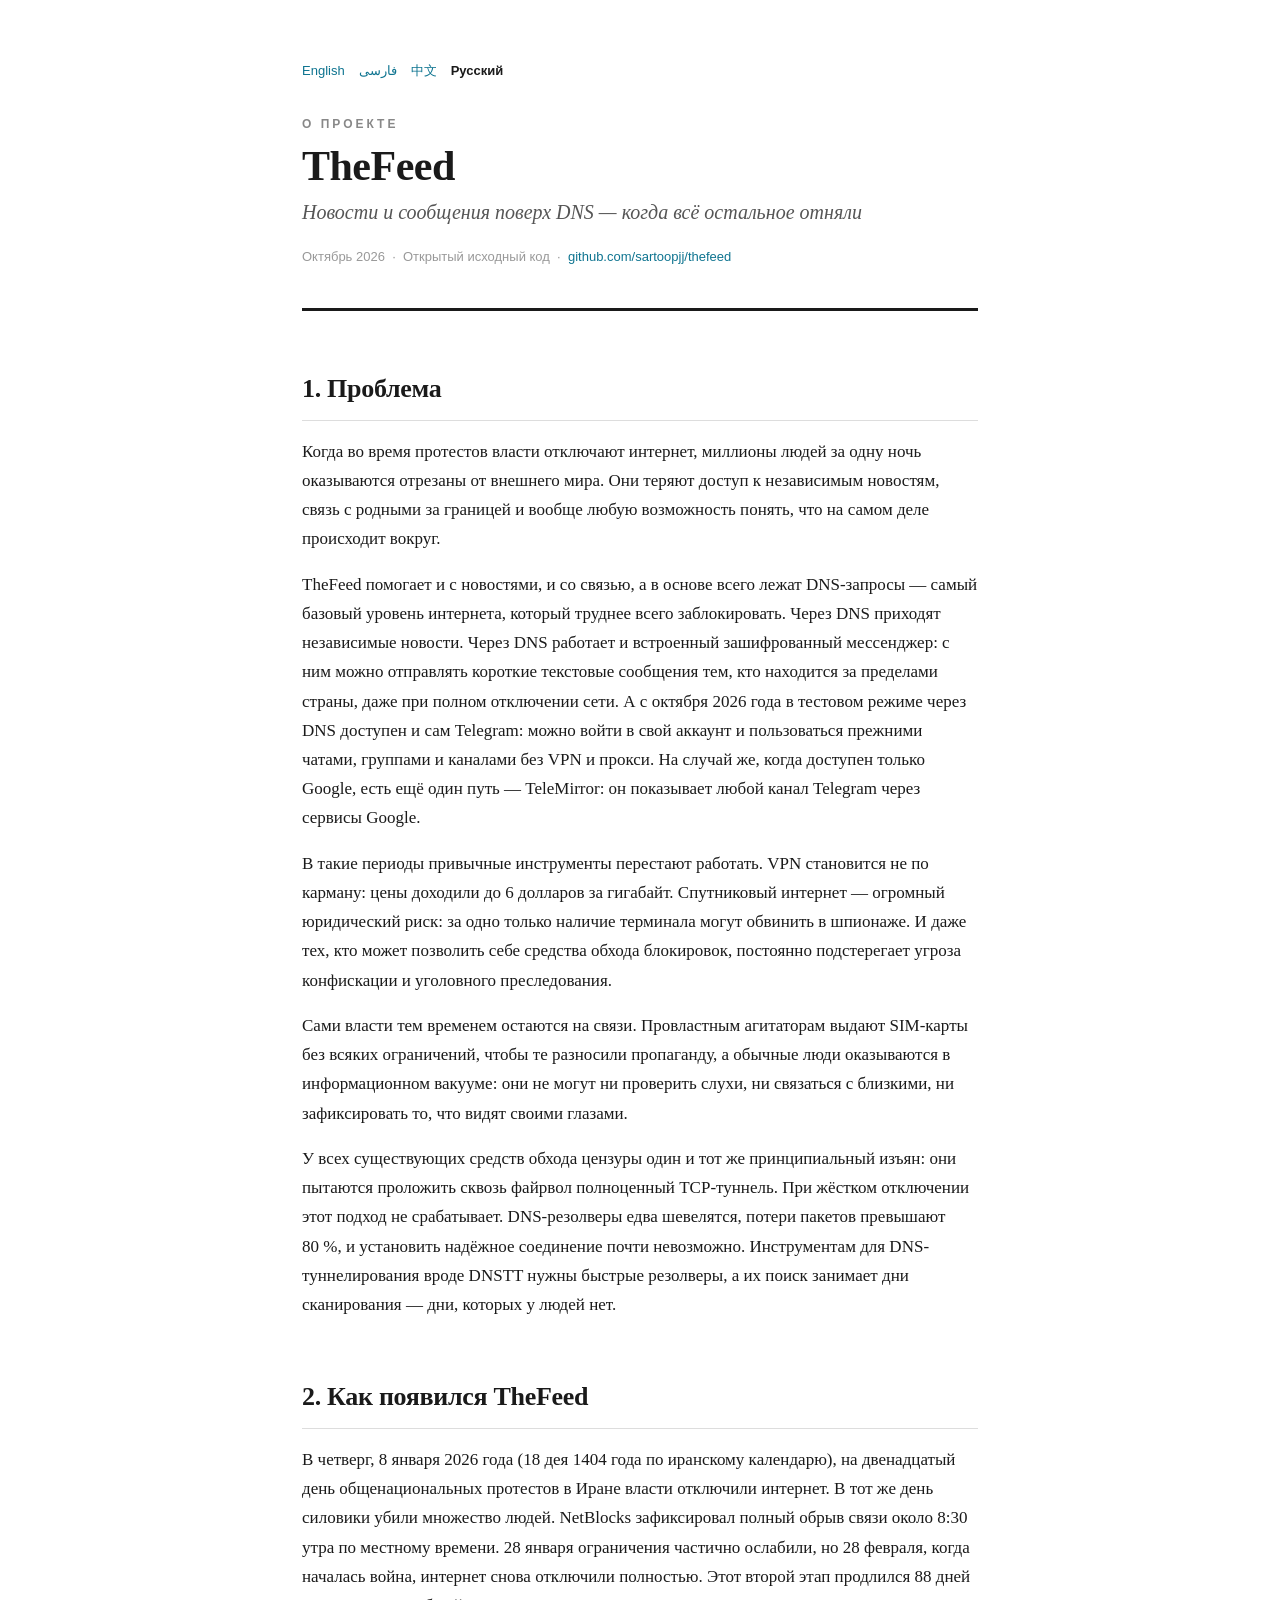
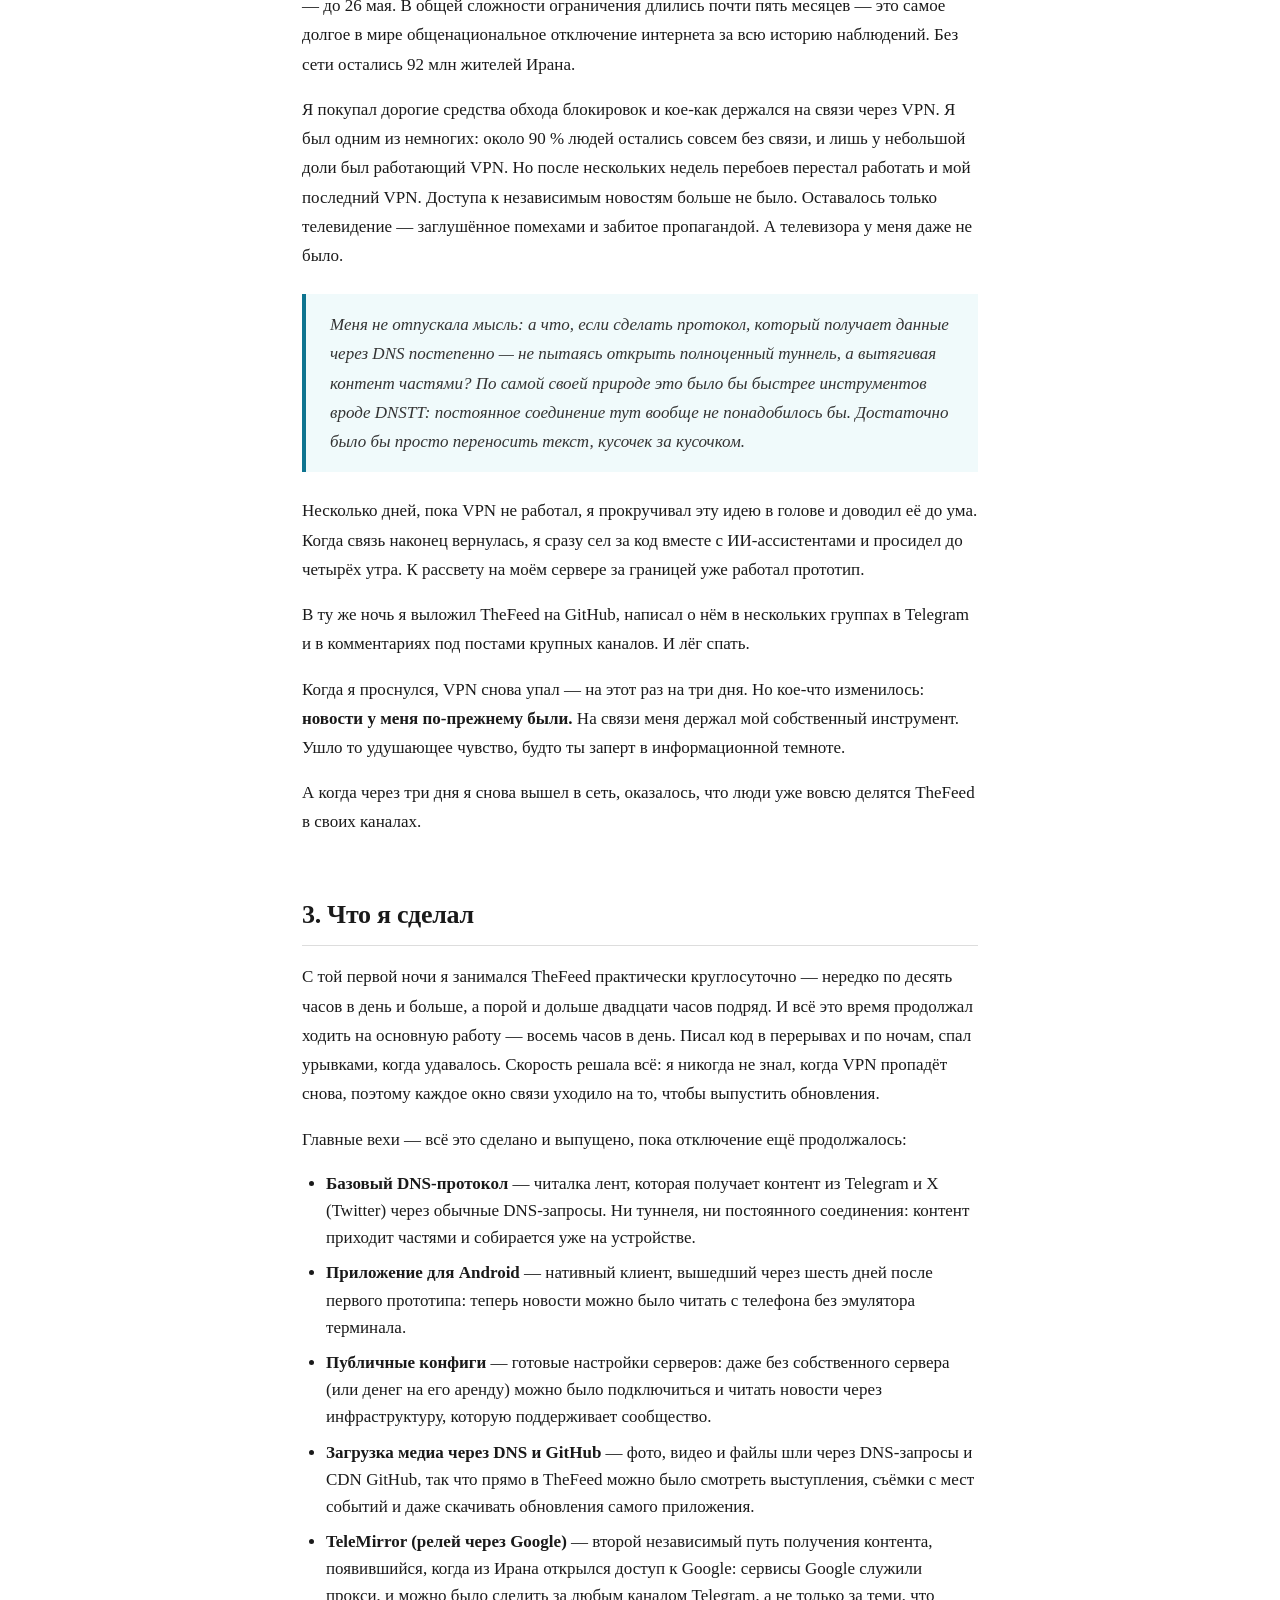
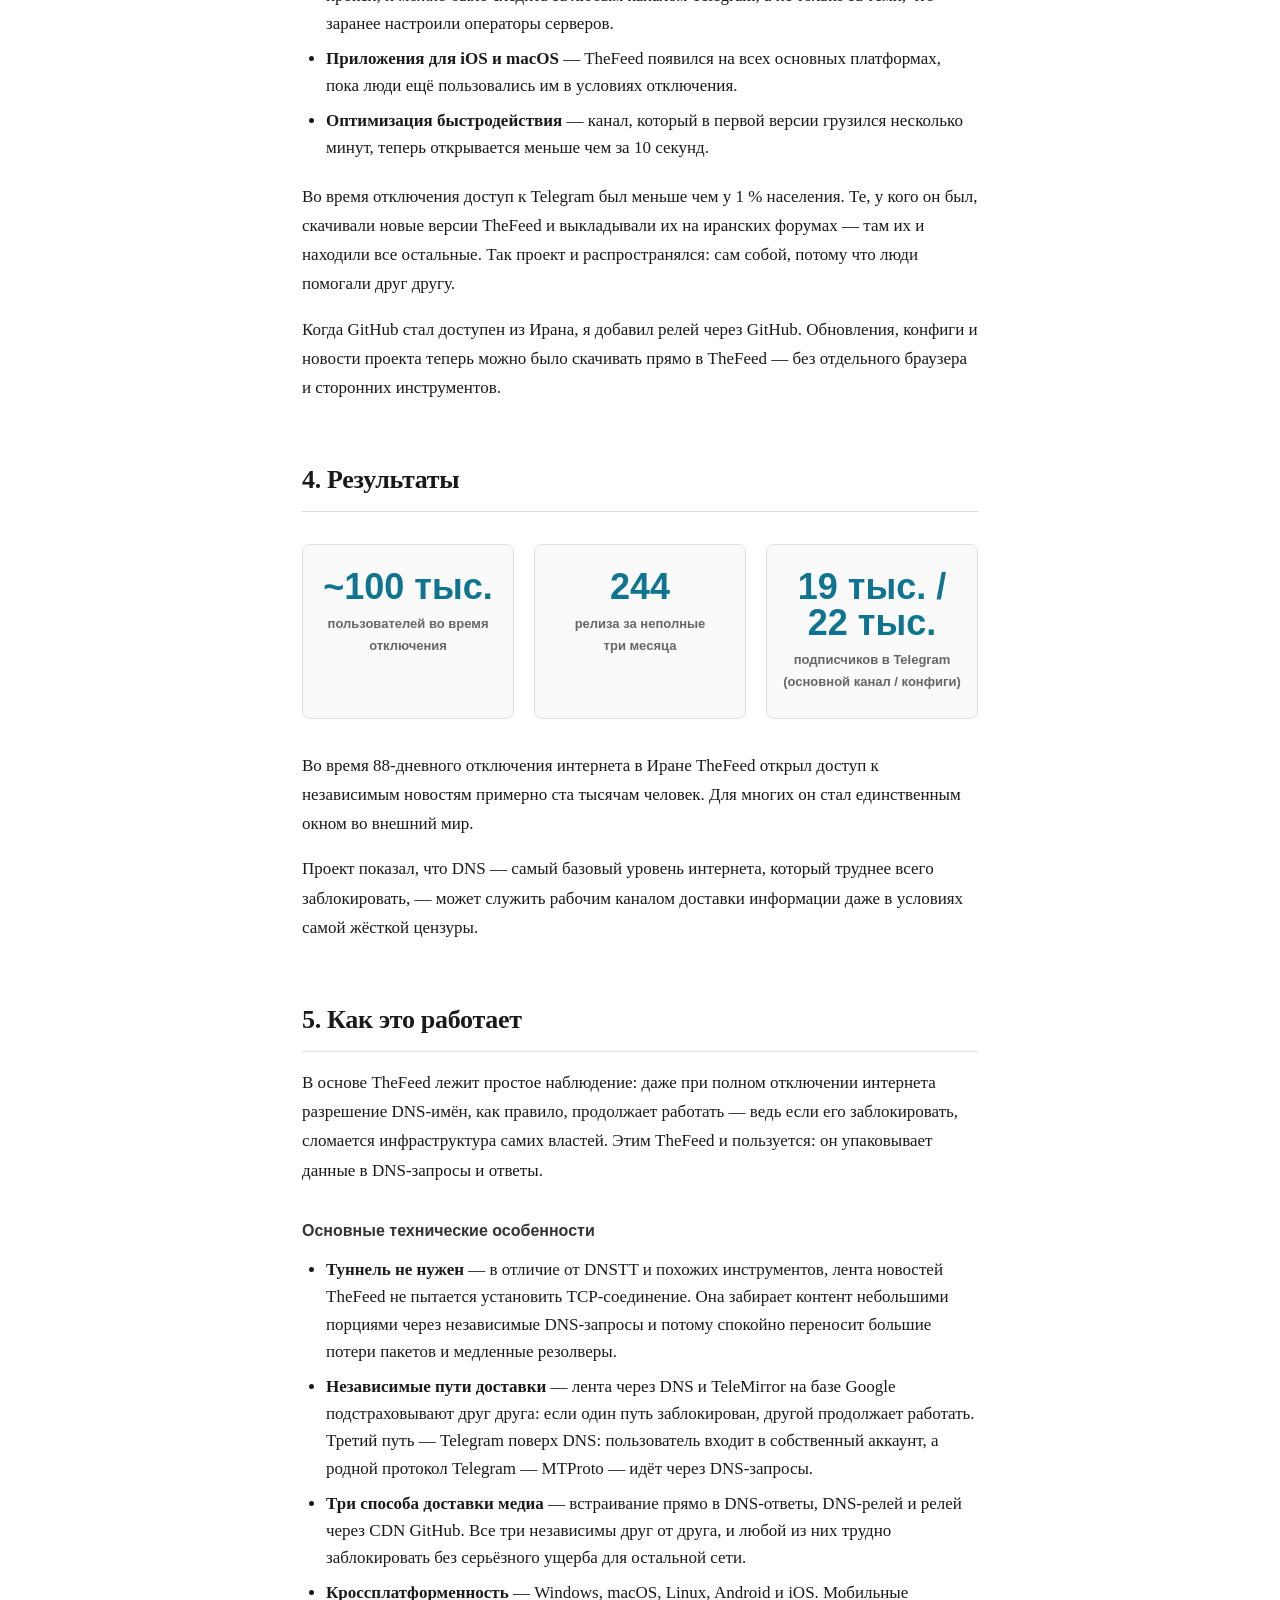
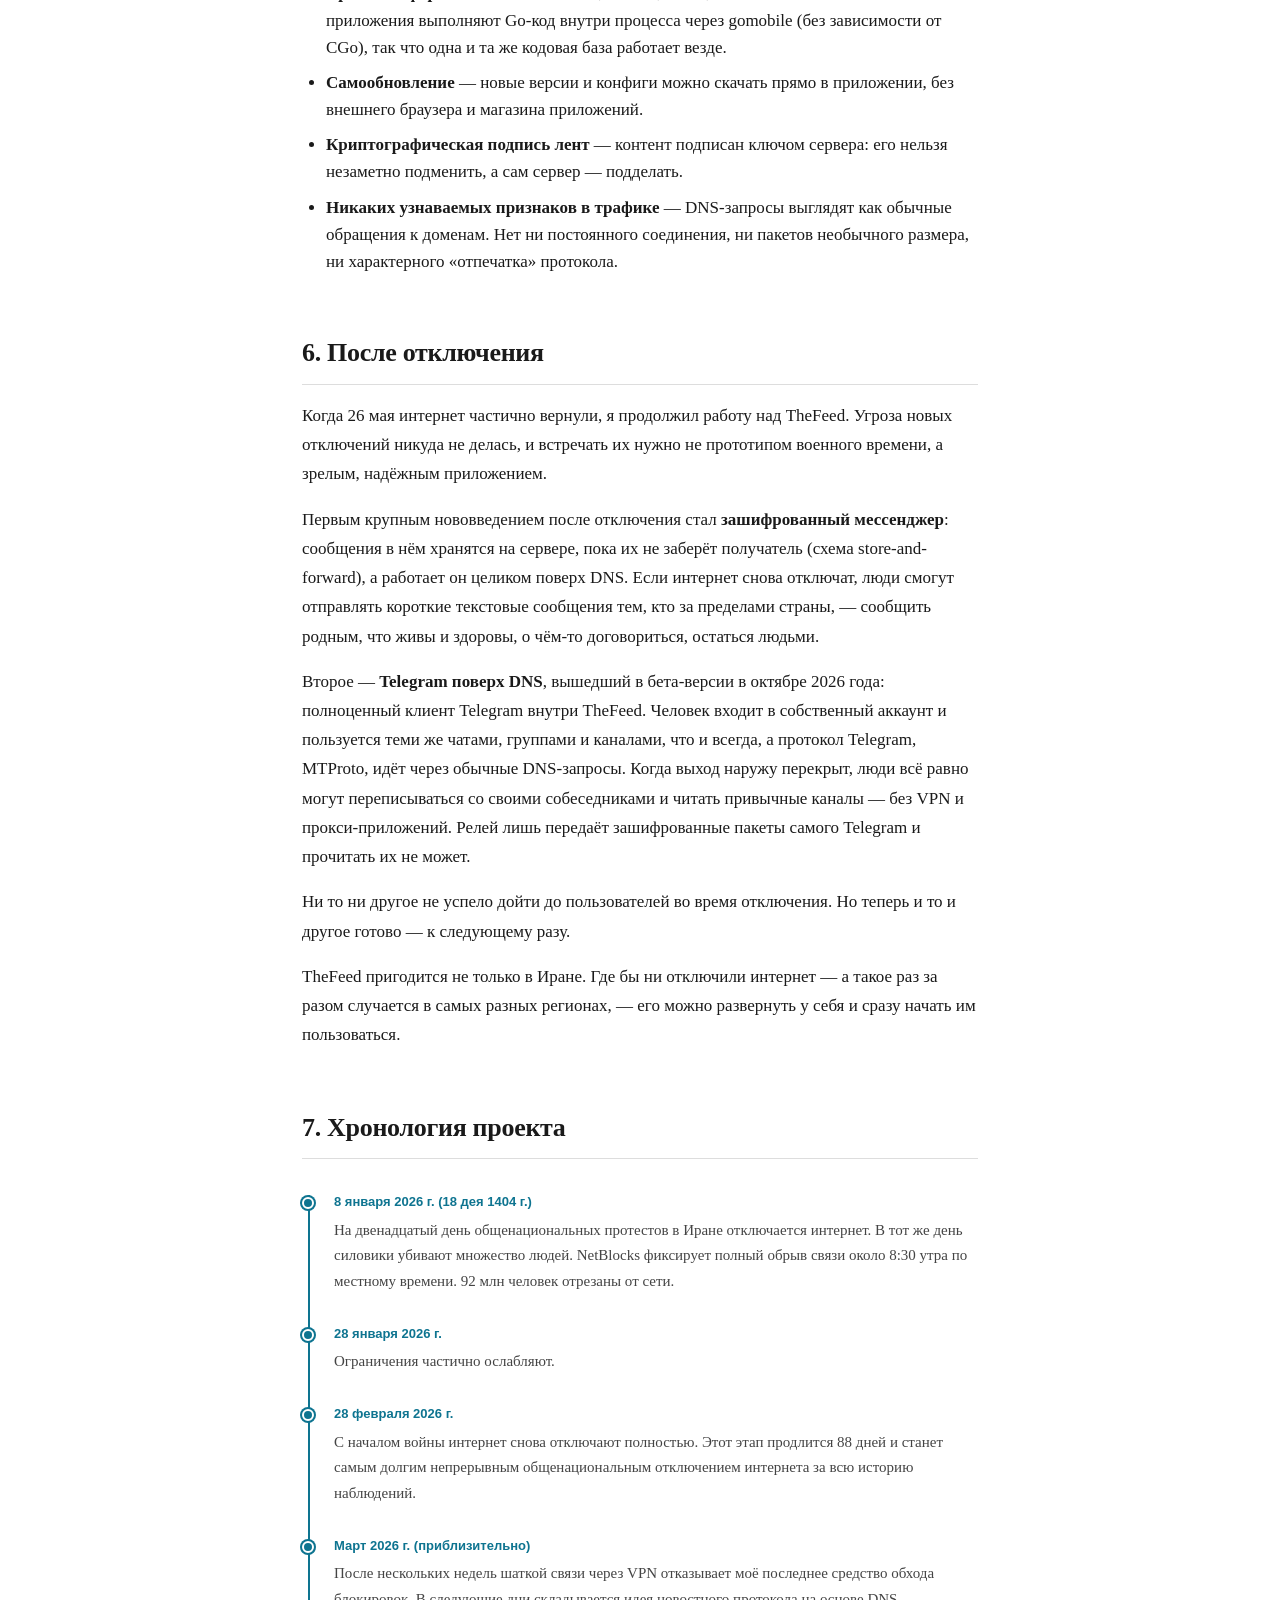
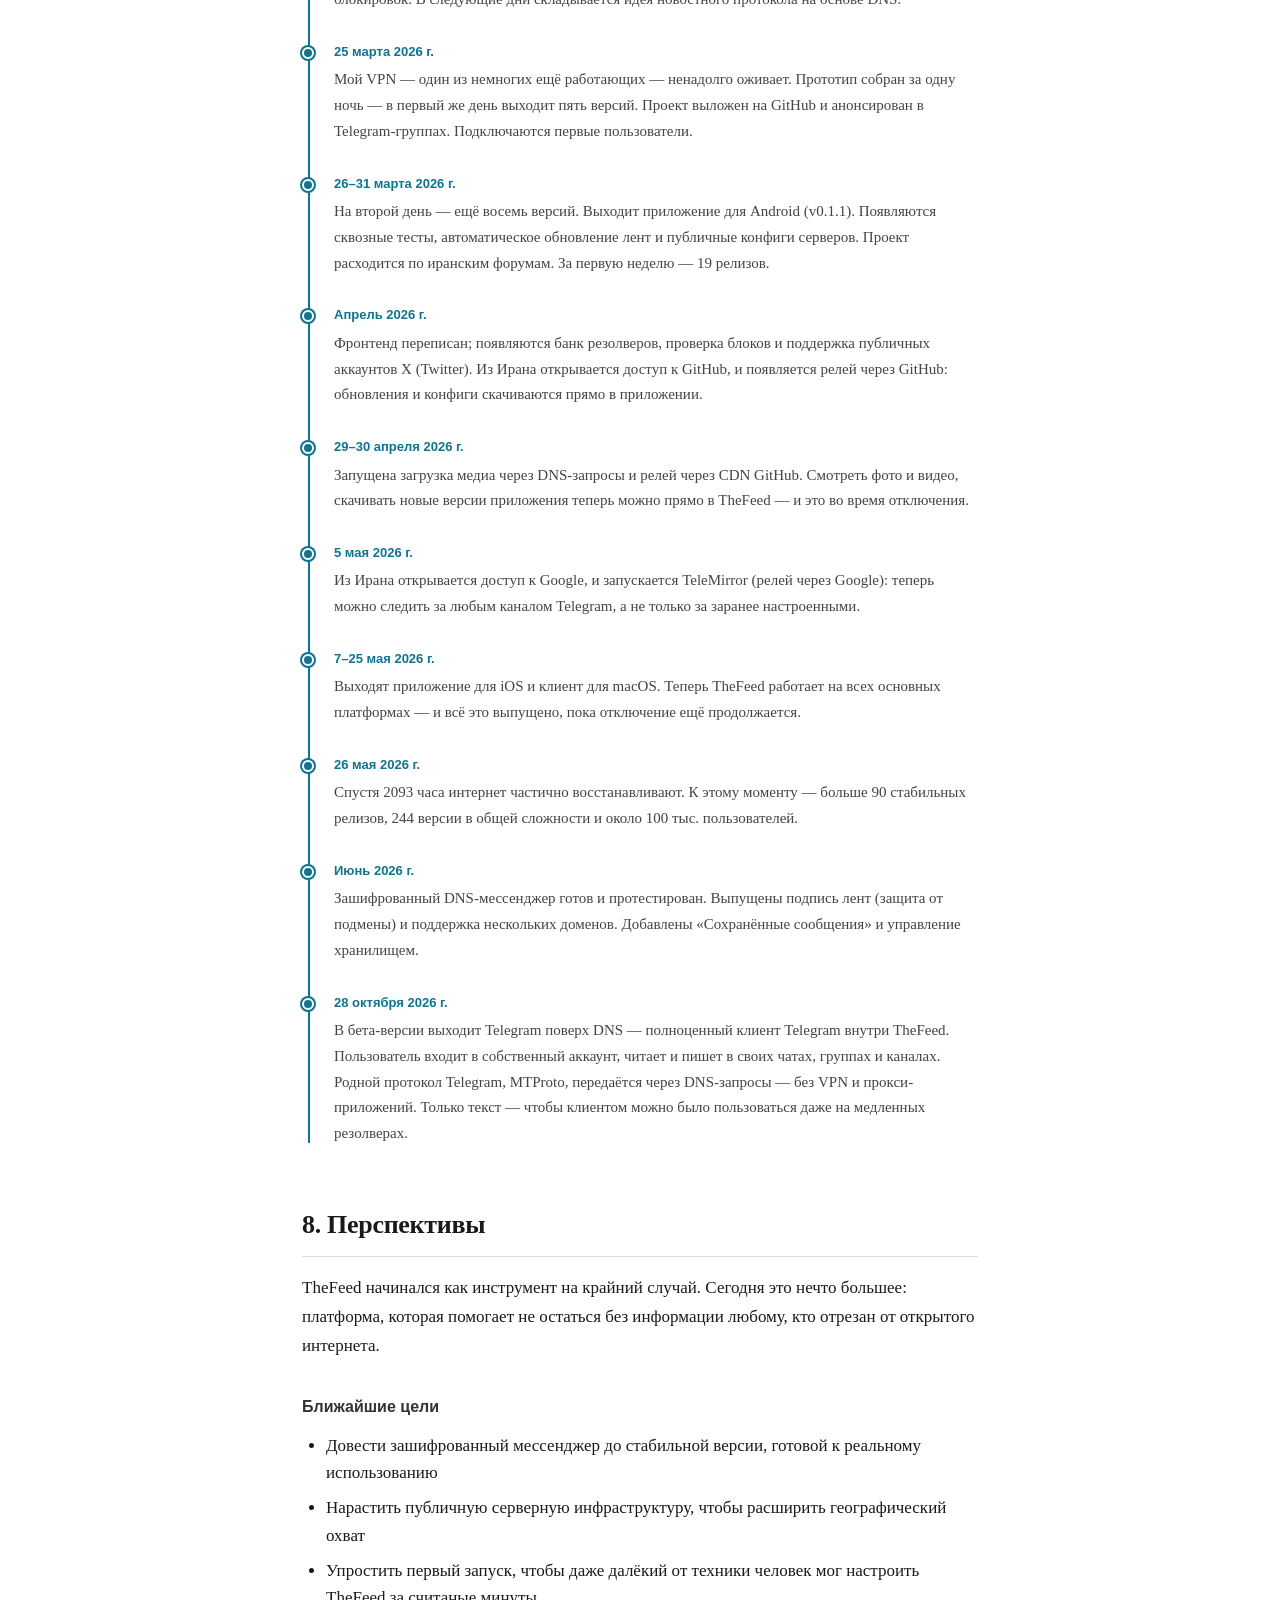
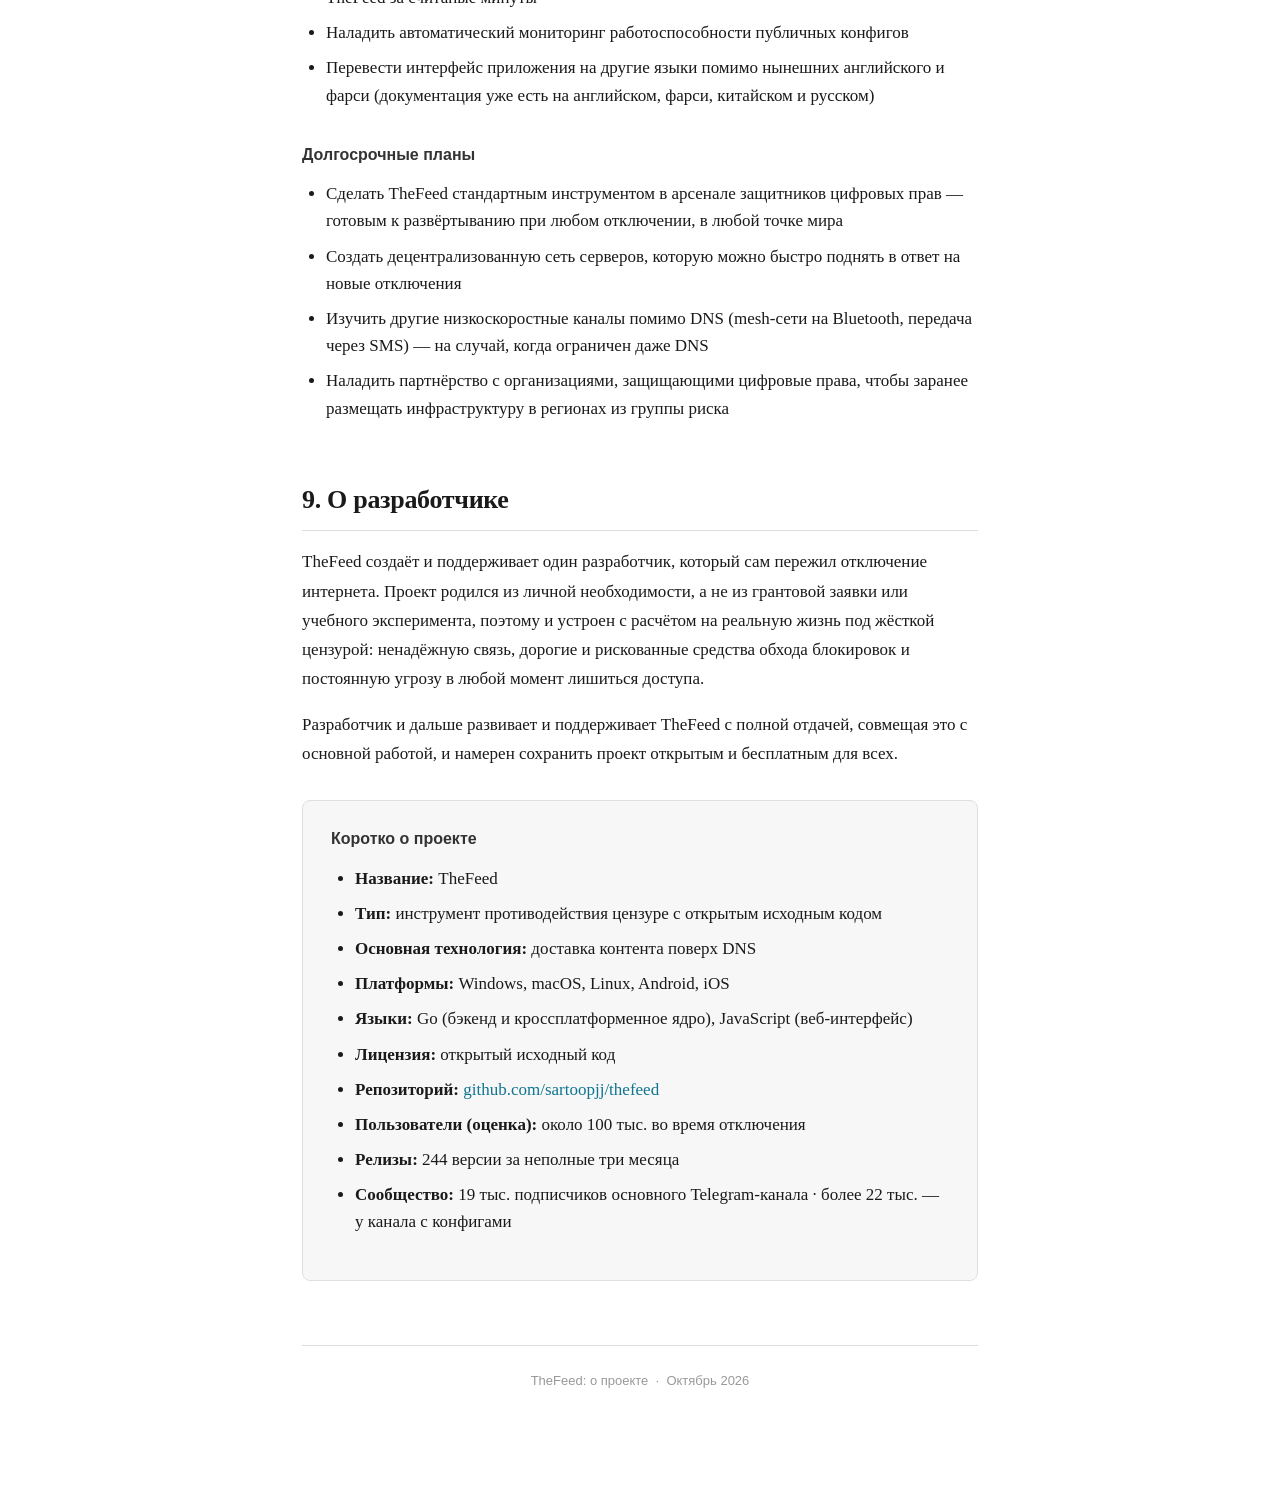
<file: docs/project-brief-ru.html>
<!doctype html>
<html lang="ru">
<head>
<meta charset="utf-8">
<meta name="viewport" content="width=device-width, initial-scale=1">
<title>TheFeed — о проекте</title>
<link rel="stylesheet" href="project-brief.css">
<link rel="alternate" hreflang="en" href="project-brief.html">
<link rel="alternate" hreflang="fa" href="project-brief-fa.html">
<link rel="alternate" hreflang="zh" href="project-brief-zh.html">
<link rel="alternate" hreflang="ru" href="project-brief-ru.html">
</head>
<body>
<div class="page">

<nav class="lang-nav"><a href="project-brief.html" lang="en">English</a><a href="project-brief-fa.html" lang="fa">فارسی</a><a href="project-brief-zh.html" lang="zh">中文</a><strong>Русский</strong></nav>

<!-- ==================== HEADER ==================== -->
<div class="doc-header">
  <p class="label">О проекте</p>
  <h1>TheFeed</h1>
  <p class="tagline">Новости и сообщения поверх DNS — когда всё остальное отняли</p>
  <p class="meta">Октябрь 2026 &nbsp;·&nbsp; Открытый исходный код &nbsp;·&nbsp; <a href="https://github.com/sartoopjj/thefeed">github.com/sartoopjj/thefeed</a></p>
</div>

<!-- ==================== THE PROBLEM ==================== -->
<h2>1. Проблема</h2>

<p>Когда во время протестов власти отключают интернет, миллионы людей за одну ночь оказываются отрезаны от внешнего мира. Они теряют доступ к независимым новостям, связь с родными за границей и вообще любую возможность понять, что на самом деле происходит вокруг.</p>

<p>TheFeed помогает и с новостями, и со связью, а в основе всего лежат DNS-запросы — самый базовый уровень интернета, который труднее всего заблокировать. Через DNS приходят независимые новости. Через DNS работает и встроенный зашифрованный мессенджер: с ним можно отправлять короткие текстовые сообщения тем, кто находится за пределами страны, даже при полном отключении сети. А с октября 2026&nbsp;года в тестовом режиме через DNS доступен и сам Telegram: можно войти в свой аккаунт и пользоваться прежними чатами, группами и каналами без VPN и прокси. На случай же, когда доступен только Google, есть ещё один путь — TeleMirror: он показывает любой канал Telegram через сервисы Google.</p>

<p>В такие периоды привычные инструменты перестают работать. VPN становится не по карману: цены доходили до 6&nbsp;долларов за гигабайт. Спутниковый интернет — огромный юридический риск: за одно только наличие терминала могут обвинить в шпионаже. И даже тех, кто может позволить себе средства обхода блокировок, постоянно подстерегает угроза конфискации и уголовного преследования.</p>

<p>Сами власти тем временем остаются на связи. Провластным агитаторам выдают SIM-карты без всяких ограничений, чтобы те разносили пропаганду, а обычные люди оказываются в информационном вакууме: они не могут ни проверить слухи, ни связаться с близкими, ни зафиксировать то, что видят своими глазами.</p>

<p>У всех существующих средств обхода цензуры один и тот же принципиальный изъян: они пытаются проложить сквозь файрвол полноценный TCP-туннель. При жёстком отключении этот подход не срабатывает. DNS-резолверы едва шевелятся, потери пакетов превышают 80&nbsp;%, и установить надёжное соединение почти невозможно. Инструментам для DNS-туннелирования вроде DNSTT нужны быстрые резолверы, а их поиск занимает дни сканирования — дни, которых у людей нет.</p>

<!-- ==================== ORIGIN STORY ==================== -->
<h2>2. Как появился TheFeed</h2>

<p>В четверг, 8&nbsp;января 2026&nbsp;года (18&nbsp;дея 1404&nbsp;года по иранскому календарю), на двенадцатый день общенациональных протестов в Иране власти отключили интернет. В тот же день силовики убили множество людей. NetBlocks зафиксировал полный обрыв связи около 8:30 утра по местному времени. 28&nbsp;января ограничения частично ослабили, но 28&nbsp;февраля, когда началась война, интернет снова отключили полностью. Этот второй этап продлился 88&nbsp;дней — до 26&nbsp;мая. В общей сложности ограничения длились почти пять месяцев — это самое долгое в мире общенациональное отключение интернета за всю историю наблюдений. Без сети остались 92&nbsp;млн жителей Ирана.</p>

<p>Я покупал дорогие средства обхода блокировок и кое-как держался на связи через VPN. Я был одним из немногих: около 90&nbsp;% людей остались совсем без связи, и лишь у небольшой доли был работающий VPN. Но после нескольких недель перебоев перестал работать и мой последний VPN. Доступа к независимым новостям больше не было. Оставалось только телевидение — заглушённое помехами и забитое пропагандой. А телевизора у меня даже не было.</p>

<blockquote>
  <p>Меня не отпускала мысль: а что, если сделать протокол, который получает данные через DNS постепенно — не пытаясь открыть полноценный туннель, а вытягивая контент частями? По самой своей природе это было бы быстрее инструментов вроде DNSTT: постоянное соединение тут вообще не понадобилось бы. Достаточно было бы просто переносить текст, кусочек за кусочком.</p>
</blockquote>

<p>Несколько дней, пока VPN не работал, я прокручивал эту идею в голове и доводил её до ума. Когда связь наконец вернулась, я сразу сел за код вместе с ИИ-ассистентами и просидел до четырёх утра. К рассвету на моём сервере за границей уже работал прототип.</p>

<p>В ту же ночь я выложил TheFeed на GitHub, написал о нём в нескольких группах в Telegram и в комментариях под постами крупных каналов. И лёг спать.</p>

<p>Когда я проснулся, VPN снова упал — на этот раз на три дня. Но кое-что изменилось: <strong>новости у меня по-прежнему были.</strong> На связи меня держал мой собственный инструмент. Ушло то удушающее чувство, будто ты заперт в информационной темноте.</p>

<p>А когда через три дня я снова вышел в сеть, оказалось, что люди уже вовсю делятся TheFeed в своих каналах.</p>

<!-- ==================== WHAT I BUILT ==================== -->
<h2>3. Что я сделал</h2>

<p>С той первой ночи я занимался TheFeed практически круглосуточно — нередко по десять часов в день и больше, а порой и дольше двадцати часов подряд. И всё это время продолжал ходить на основную работу — восемь часов в день. Писал код в перерывах и по ночам, спал урывками, когда удавалось. Скорость решала всё: я никогда не знал, когда VPN пропадёт снова, поэтому каждое окно связи уходило на то, чтобы выпустить обновления.</p>

<p>Главные вехи — всё это сделано и выпущено, пока отключение ещё продолжалось:</p>

<ul>
  <li><strong>Базовый DNS-протокол</strong> — читалка лент, которая получает контент из Telegram и X (Twitter) через обычные DNS-запросы. Ни туннеля, ни постоянного соединения: контент приходит частями и собирается уже на устройстве.</li>
  <li><strong>Приложение для Android</strong> — нативный клиент, вышедший через шесть дней после первого прототипа: теперь новости можно было читать с телефона без эмулятора терминала.</li>
  <li><strong>Публичные конфиги</strong> — готовые настройки серверов: даже без собственного сервера (или денег на его аренду) можно было подключиться и читать новости через инфраструктуру, которую поддерживает сообщество.</li>
  <li><strong>Загрузка медиа через DNS и GitHub</strong> — фото, видео и файлы шли через DNS-запросы и CDN GitHub, так что прямо в TheFeed можно было смотреть выступления, съёмки с мест событий и даже скачивать обновления самого приложения.</li>
  <li><strong>TeleMirror (релей через Google)</strong> — второй независимый путь получения контента, появившийся, когда из Ирана открылся доступ к Google: сервисы Google служили прокси, и можно было следить за любым каналом Telegram, а не только за теми, что заранее настроили операторы серверов.</li>
  <li><strong>Приложения для iOS и macOS</strong> — TheFeed появился на всех основных платформах, пока люди ещё пользовались им в условиях отключения.</li>
  <li><strong>Оптимизация быстродействия</strong> — канал, который в первой версии грузился несколько минут, теперь открывается меньше чем за 10&nbsp;секунд.</li>
</ul>

<p>Во время отключения доступ к Telegram был меньше чем у 1&nbsp;% населения. Те, у кого он был, скачивали новые версии TheFeed и выкладывали их на иранских форумах — там их и находили все остальные. Так проект и распространялся: сам собой, потому что люди помогали друг другу.</p>

<p>Когда GitHub стал доступен из Ирана, я добавил релей через GitHub. Обновления, конфиги и новости проекта теперь можно было скачивать прямо в TheFeed — без отдельного браузера и сторонних инструментов.</p>

<!-- ==================== IMPACT ==================== -->
<h2>4. Результаты</h2>

<div class="key-figures">
  <div class="fig">
    <div class="num">~100&nbsp;тыс.</div>
    <div class="lbl">пользователей во время<br>отключения</div>
  </div>
  <div class="fig">
    <div class="num">244</div>
    <div class="lbl">релиза за неполные<br>три месяца</div>
  </div>
  <div class="fig">
    <div class="num">19&nbsp;тыс. / 22&nbsp;тыс.</div>
    <div class="lbl">подписчиков в Telegram<br>(основной канал / конфиги)</div>
  </div>
</div>

<p>Во время 88-дневного отключения интернета в Иране TheFeed открыл доступ к независимым новостям примерно ста тысячам человек. Для многих он стал единственным окном во внешний мир.</p>

<p>Проект показал, что DNS — самый базовый уровень интернета, который труднее всего заблокировать, — может служить рабочим каналом доставки информации даже в условиях самой жёсткой цензуры.</p>

<!-- ==================== HOW IT WORKS ==================== -->
<h2>5. Как это работает</h2>

<p>В основе TheFeed лежит простое наблюдение: даже при полном отключении интернета разрешение DNS-имён, как правило, продолжает работать — ведь если его заблокировать, сломается инфраструктура самих властей. Этим TheFeed и пользуется: он упаковывает данные в DNS-запросы и ответы.</p>

<h3>Основные технические особенности</h3>
<ul>
  <li><strong>Туннель не нужен</strong> — в отличие от DNSTT и похожих инструментов, лента новостей TheFeed не пытается установить TCP-соединение. Она забирает контент небольшими порциями через независимые DNS-запросы и потому спокойно переносит большие потери пакетов и медленные резолверы.</li>
  <li><strong>Независимые пути доставки</strong> — лента через DNS и TeleMirror на базе Google подстраховывают друг друга: если один путь заблокирован, другой продолжает работать. Третий путь — Telegram поверх DNS: пользователь входит в собственный аккаунт, а родной протокол Telegram — MTProto — идёт через DNS-запросы.</li>
  <li><strong>Три способа доставки медиа</strong> — встраивание прямо в DNS-ответы, DNS-релей и релей через CDN GitHub. Все три независимы друг от друга, и любой из них трудно заблокировать без серьёзного ущерба для остальной сети.</li>
  <li><strong>Кроссплатформенность</strong> — Windows, macOS, Linux, Android и iOS. Мобильные приложения выполняют Go-код внутри процесса через gomobile (без зависимости от CGo), так что одна и та же кодовая база работает везде.</li>
  <li><strong>Самообновление</strong> — новые версии и конфиги можно скачать прямо в приложении, без внешнего браузера и магазина приложений.</li>
  <li><strong>Криптографическая подпись лент</strong> — контент подписан ключом сервера: его нельзя незаметно подменить, а сам сервер — подделать.</li>
  <li><strong>Никаких узнаваемых признаков в трафике</strong> — DNS-запросы выглядят как обычные обращения к доменам. Нет ни постоянного соединения, ни пакетов необычного размера, ни характерного «отпечатка» протокола.</li>
</ul>

<!-- ==================== POST-SHUTDOWN ==================== -->
<h2>6. После отключения</h2>

<p>Когда 26&nbsp;мая интернет частично вернули, я продолжил работу над TheFeed. Угроза новых отключений никуда не делась, и встречать их нужно не прототипом военного времени, а зрелым, надёжным приложением.</p>

<p>Первым крупным нововведением после отключения стал <strong>зашифрованный мессенджер</strong>: сообщения в нём хранятся на сервере, пока их не заберёт получатель (схема store-and-forward), а работает он целиком поверх DNS. Если интернет снова отключат, люди смогут отправлять короткие текстовые сообщения тем, кто за пределами страны, — сообщить родным, что живы и здоровы, о чём-то договориться, остаться людьми.</p>

<p>Второе — <strong>Telegram поверх DNS</strong>, вышедший в бета-версии в октябре 2026&nbsp;года: полноценный клиент Telegram внутри TheFeed. Человек входит в собственный аккаунт и пользуется теми же чатами, группами и каналами, что и всегда, а протокол Telegram, MTProto, идёт через обычные DNS-запросы. Когда выход наружу перекрыт, люди всё равно могут переписываться со своими собеседниками и читать привычные каналы — без VPN и прокси-приложений. Релей лишь передаёт зашифрованные пакеты самого Telegram и прочитать их не может.</p>

<p>Ни то ни другое не успело дойти до пользователей во время отключения. Но теперь и то и другое готово — к следующему разу.</p>

<p>TheFeed пригодится не только в Иране. Где бы ни отключили интернет — а такое раз за разом случается в самых разных регионах, — его можно развернуть у себя и сразу начать им пользоваться.</p>

<!-- ==================== TIMELINE ==================== -->
<h2>7. Хронология проекта</h2>

<div class="timeline">
  <div class="tl-item">
    <div class="tl-date">8&nbsp;января 2026&nbsp;г. (18&nbsp;дея 1404&nbsp;г.)</div>
    <p>На двенадцатый день общенациональных протестов в Иране отключается интернет. В тот же день силовики убивают множество людей. NetBlocks фиксирует полный обрыв связи около 8:30 утра по местному времени. 92&nbsp;млн человек отрезаны от сети.</p>
  </div>
  <div class="tl-item">
    <div class="tl-date">28&nbsp;января 2026&nbsp;г.</div>
    <p>Ограничения частично ослабляют.</p>
  </div>
  <div class="tl-item">
    <div class="tl-date">28&nbsp;февраля 2026&nbsp;г.</div>
    <p>С началом войны интернет снова отключают полностью. Этот этап продлится 88&nbsp;дней и станет самым долгим непрерывным общенациональным отключением интернета за всю историю наблюдений.</p>
  </div>
  <div class="tl-item">
    <div class="tl-date">Март 2026&nbsp;г. (приблизительно)</div>
    <p>После нескольких недель шаткой связи через VPN отказывает моё последнее средство обхода блокировок. В следующие дни складывается идея новостного протокола на основе DNS.</p>
  </div>
  <div class="tl-item">
    <div class="tl-date">25&nbsp;марта 2026&nbsp;г.</div>
    <p>Мой VPN — один из немногих ещё работающих — ненадолго оживает. Прототип собран за одну ночь — в первый же день выходит пять версий. Проект выложен на GitHub и анонсирован в Telegram-группах. Подключаются первые пользователи.</p>
  </div>
  <div class="tl-item">
    <div class="tl-date">26–31&nbsp;марта 2026&nbsp;г.</div>
    <p>На второй день — ещё восемь версий. Выходит приложение для Android (v0.1.1). Появляются сквозные тесты, автоматическое обновление лент и публичные конфиги серверов. Проект расходится по иранским форумам. За первую неделю — 19&nbsp;релизов.</p>
  </div>
  <div class="tl-item">
    <div class="tl-date">Апрель 2026&nbsp;г.</div>
    <p>Фронтенд переписан; появляются банк резолверов, проверка блоков и поддержка публичных аккаунтов X (Twitter). Из Ирана открывается доступ к GitHub, и появляется релей через GitHub: обновления и конфиги скачиваются прямо в приложении.</p>
  </div>
  <div class="tl-item">
    <div class="tl-date">29–30&nbsp;апреля 2026&nbsp;г.</div>
    <p>Запущена загрузка медиа через DNS-запросы и релей через CDN GitHub. Смотреть фото и видео, скачивать новые версии приложения теперь можно прямо в TheFeed — и это во время отключения.</p>
  </div>
  <div class="tl-item">
    <div class="tl-date">5&nbsp;мая 2026&nbsp;г.</div>
    <p>Из Ирана открывается доступ к Google, и запускается TeleMirror (релей через Google): теперь можно следить за любым каналом Telegram, а не только за заранее настроенными.</p>
  </div>
  <div class="tl-item">
    <div class="tl-date">7–25&nbsp;мая 2026&nbsp;г.</div>
    <p>Выходят приложение для iOS и клиент для macOS. Теперь TheFeed работает на всех основных платформах — и всё это выпущено, пока отключение ещё продолжается.</p>
  </div>
  <div class="tl-item">
    <div class="tl-date">26&nbsp;мая 2026&nbsp;г.</div>
    <p>Спустя 2093&nbsp;часа интернет частично восстанавливают. К этому моменту — больше 90&nbsp;стабильных релизов, 244&nbsp;версии в общей сложности и около 100&nbsp;тыс. пользователей.</p>
  </div>
  <div class="tl-item">
    <div class="tl-date">Июнь 2026&nbsp;г.</div>
    <p>Зашифрованный DNS-мессенджер готов и протестирован. Выпущены подпись лент (защита от подмены) и поддержка нескольких доменов. Добавлены «Сохранённые сообщения» и управление хранилищем.</p>
  </div>
  <div class="tl-item">
    <div class="tl-date">28&nbsp;октября 2026&nbsp;г.</div>
    <p>В бета-версии выходит Telegram поверх DNS — полноценный клиент Telegram внутри TheFeed. Пользователь входит в собственный аккаунт, читает и пишет в своих чатах, группах и каналах. Родной протокол Telegram, MTProto, передаётся через DNS-запросы — без VPN и прокси-приложений. Только текст — чтобы клиентом можно было пользоваться даже на медленных резолверах.</p>
  </div>
</div>

<!-- ==================== VISION ==================== -->
<h2>8. Перспективы</h2>

<p>TheFeed начинался как инструмент на крайний случай. Сегодня это нечто большее: платформа, которая помогает не остаться без информации любому, кто отрезан от открытого интернета.</p>

<h3>Ближайшие цели</h3>
<ul>
  <li>Довести зашифрованный мессенджер до стабильной версии, готовой к реальному использованию</li>
  <li>Нарастить публичную серверную инфраструктуру, чтобы расширить географический охват</li>
  <li>Упростить первый запуск, чтобы даже далёкий от техники человек мог настроить TheFeed за считаные минуты</li>
  <li>Наладить автоматический мониторинг работоспособности публичных конфигов</li>
  <li>Перевести интерфейс приложения на другие языки помимо нынешних английского и фарси (документация уже есть на английском, фарси, китайском и русском)</li>
</ul>

<h3>Долгосрочные планы</h3>
<ul>
  <li>Сделать TheFeed стандартным инструментом в арсенале защитников цифровых прав — готовым к развёртыванию при любом отключении, в любой точке мира</li>
  <li>Создать децентрализованную сеть серверов, которую можно быстро поднять в ответ на новые отключения</li>
  <li>Изучить другие низкоскоростные каналы помимо DNS (mesh-сети на Bluetooth, передача через SMS) — на случай, когда ограничен даже DNS</li>
  <li>Наладить партнёрство с организациями, защищающими цифровые права, чтобы заранее размещать инфраструктуру в регионах из группы риска</li>
</ul>

<!-- ==================== ABOUT ==================== -->
<h2>9. О разработчике</h2>

<p>TheFeed создаёт и поддерживает один разработчик, который сам пережил отключение интернета. Проект родился из личной необходимости, а не из грантовой заявки или учебного эксперимента, поэтому и устроен с расчётом на реальную жизнь под жёсткой цензурой: ненадёжную связь, дорогие и рискованные средства обхода блокировок и постоянную угрозу в любой момент лишиться доступа.</p>

<p>Разработчик и дальше развивает и поддерживает TheFeed с полной отдачей, совмещая это с основной работой, и намерен сохранить проект открытым и бесплатным для всех.</p>

<div class="callout">
  <h3>Коротко о проекте</h3>
  <ul>
    <li><strong>Название:</strong> TheFeed</li>
    <li><strong>Тип:</strong> инструмент противодействия цензуре с открытым исходным кодом</li>
    <li><strong>Основная технология:</strong> доставка контента поверх DNS</li>
    <li><strong>Платформы:</strong> Windows, macOS, Linux, Android, iOS</li>
    <li><strong>Языки:</strong> Go (бэкенд и кроссплатформенное ядро), JavaScript (веб-интерфейс)</li>
    <li><strong>Лицензия:</strong> открытый исходный код</li>
    <li><strong>Репозиторий:</strong> <a href="https://github.com/sartoopjj/thefeed">github.com/sartoopjj/thefeed</a></li>
    <li><strong>Пользователи (оценка):</strong> около 100&nbsp;тыс. во время отключения</li>
    <li><strong>Релизы:</strong> 244&nbsp;версии за неполные три месяца</li>
    <li><strong>Сообщество:</strong> 19&nbsp;тыс. подписчиков основного Telegram-канала · более 22&nbsp;тыс. — у канала с конфигами</li>
  </ul>
</div>

<!-- ==================== FOOTER ==================== -->
<div class="doc-footer">
  <p>TheFeed: о проекте &nbsp;·&nbsp; Октябрь 2026</p>
</div>

</div><!-- .page -->
</body>
</html>
</file>
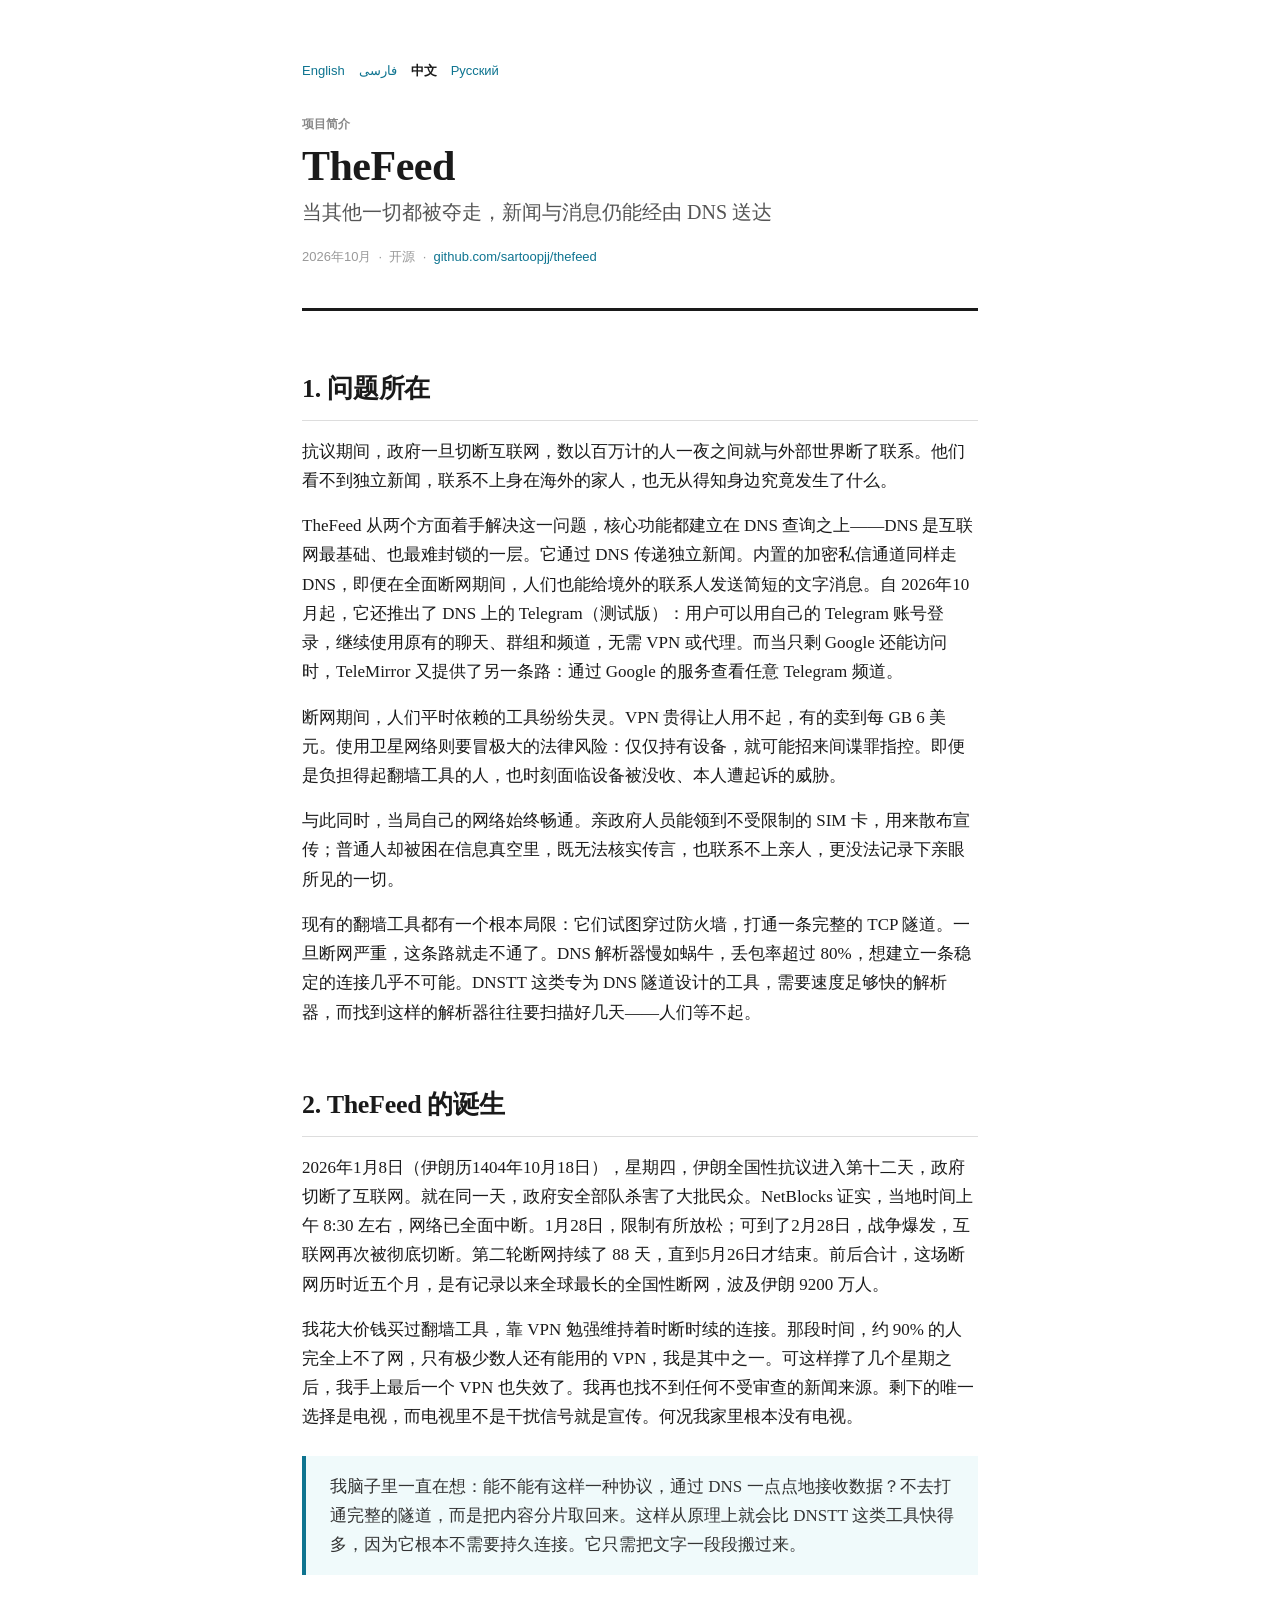
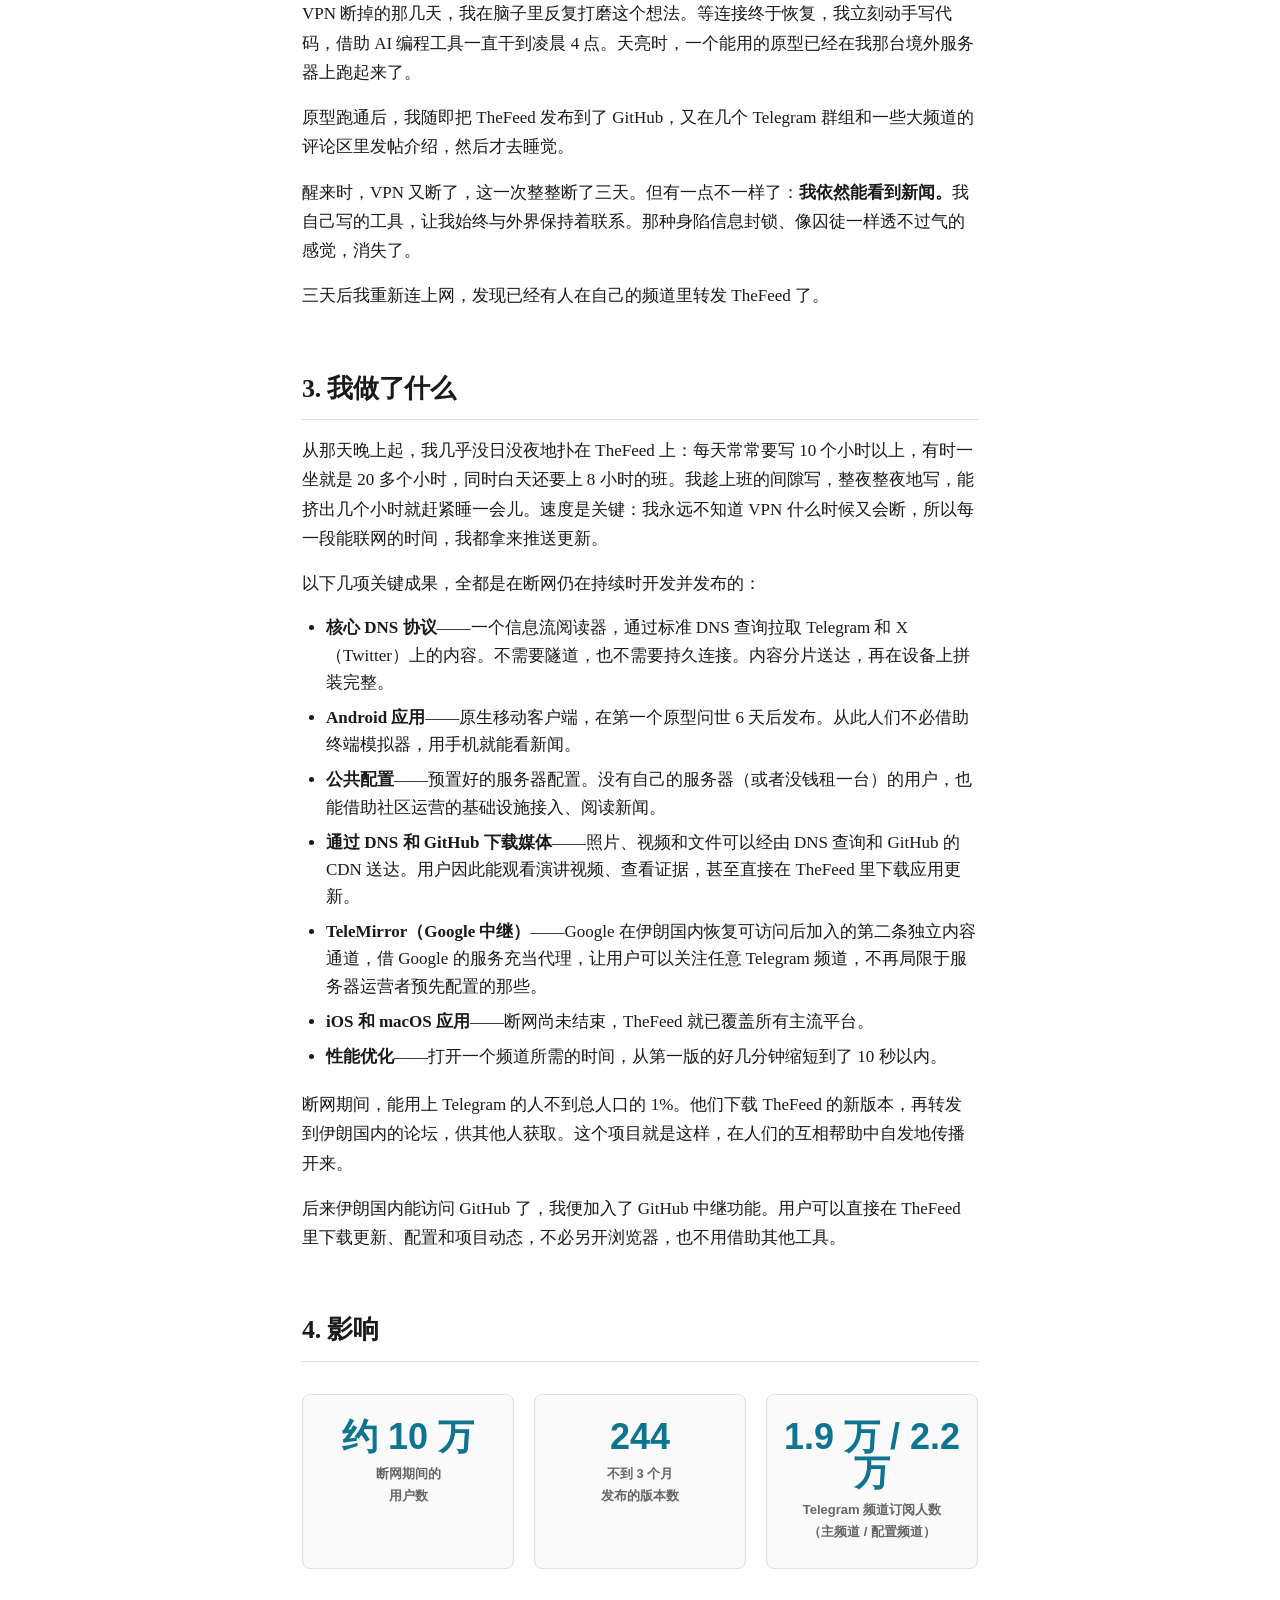
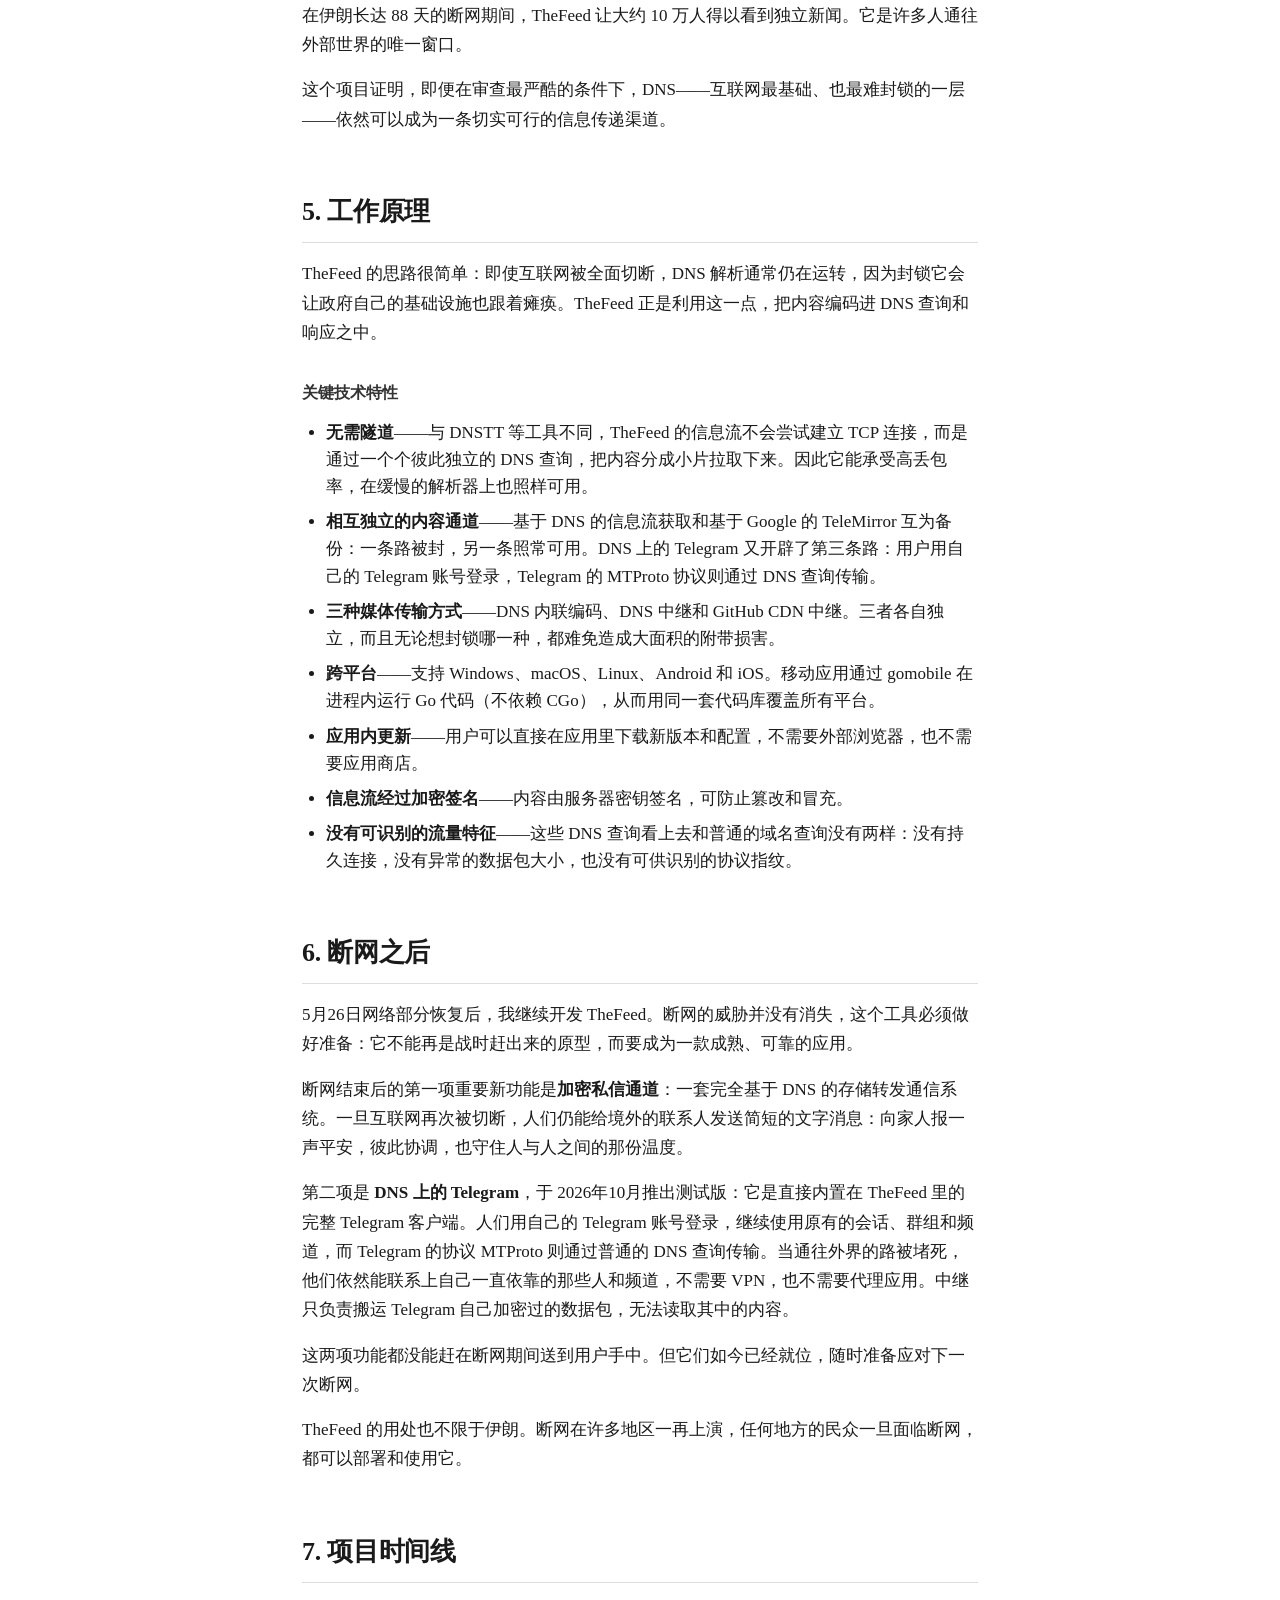
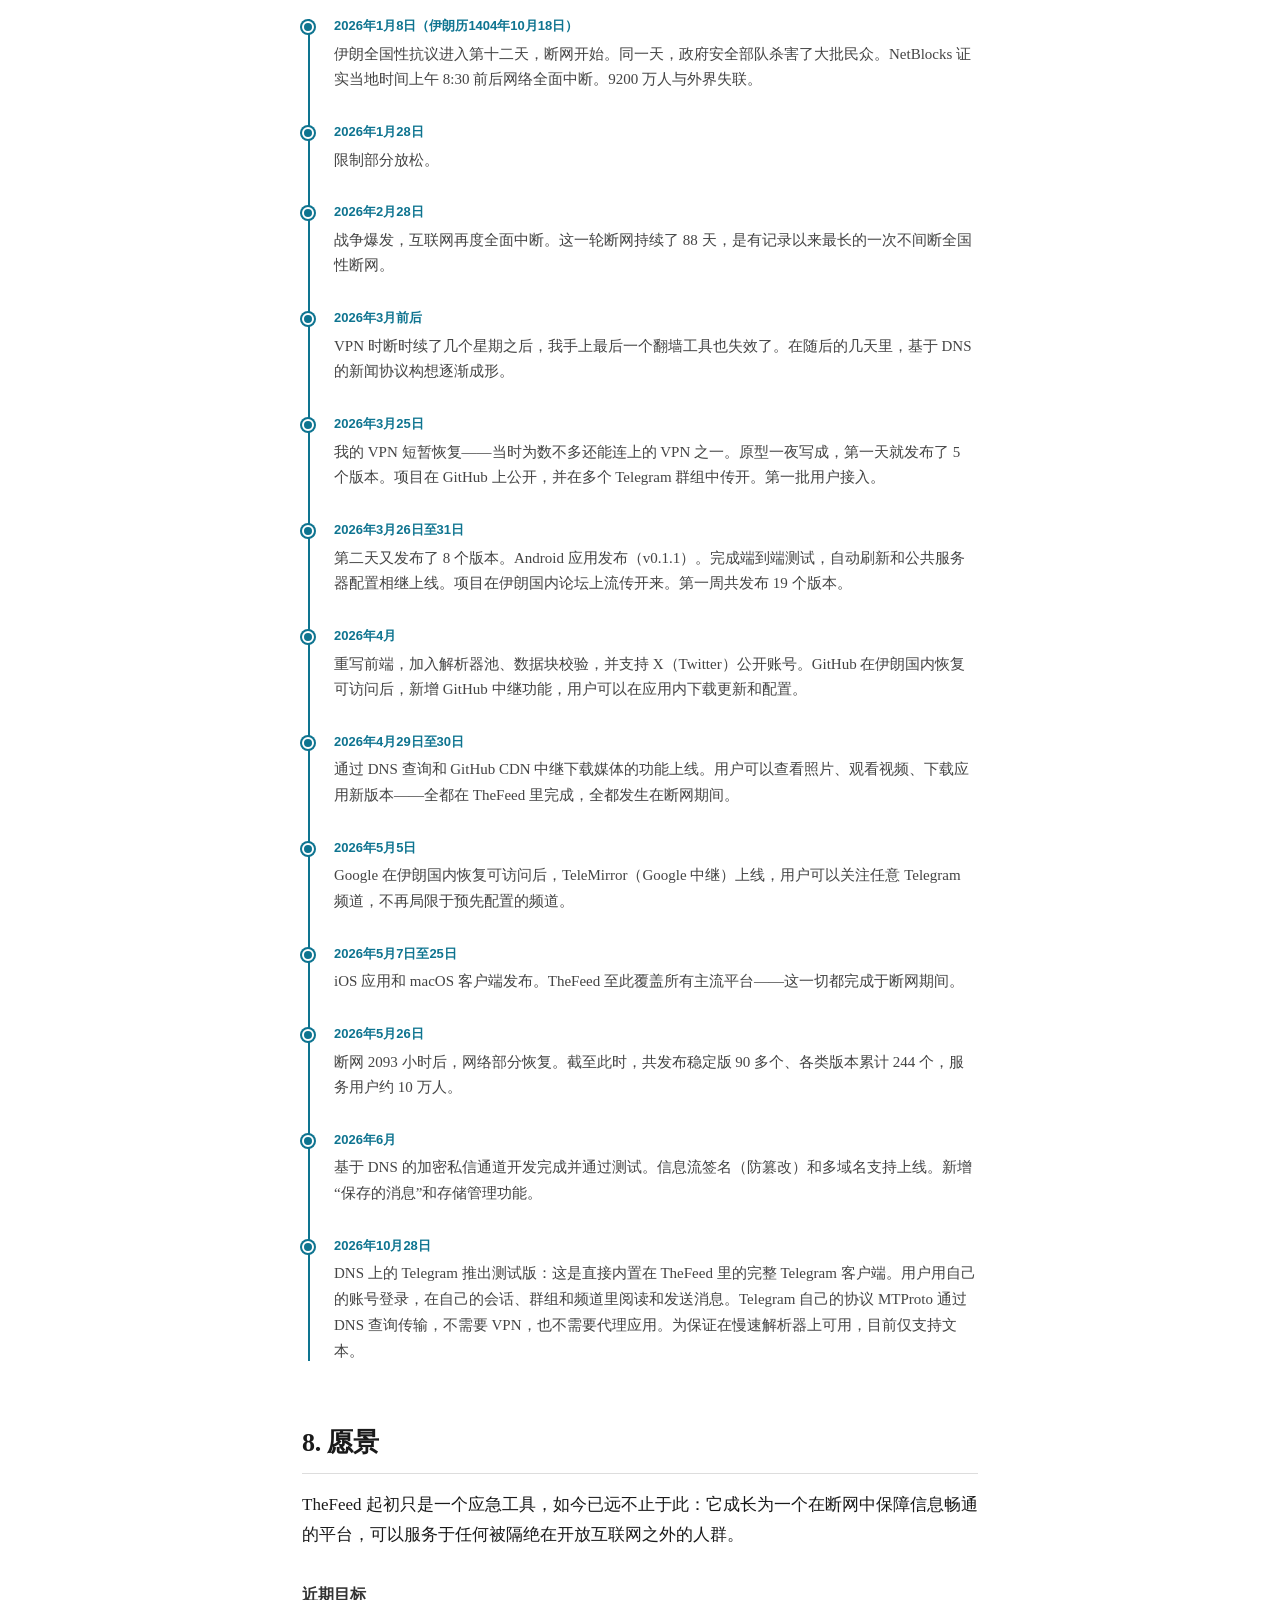
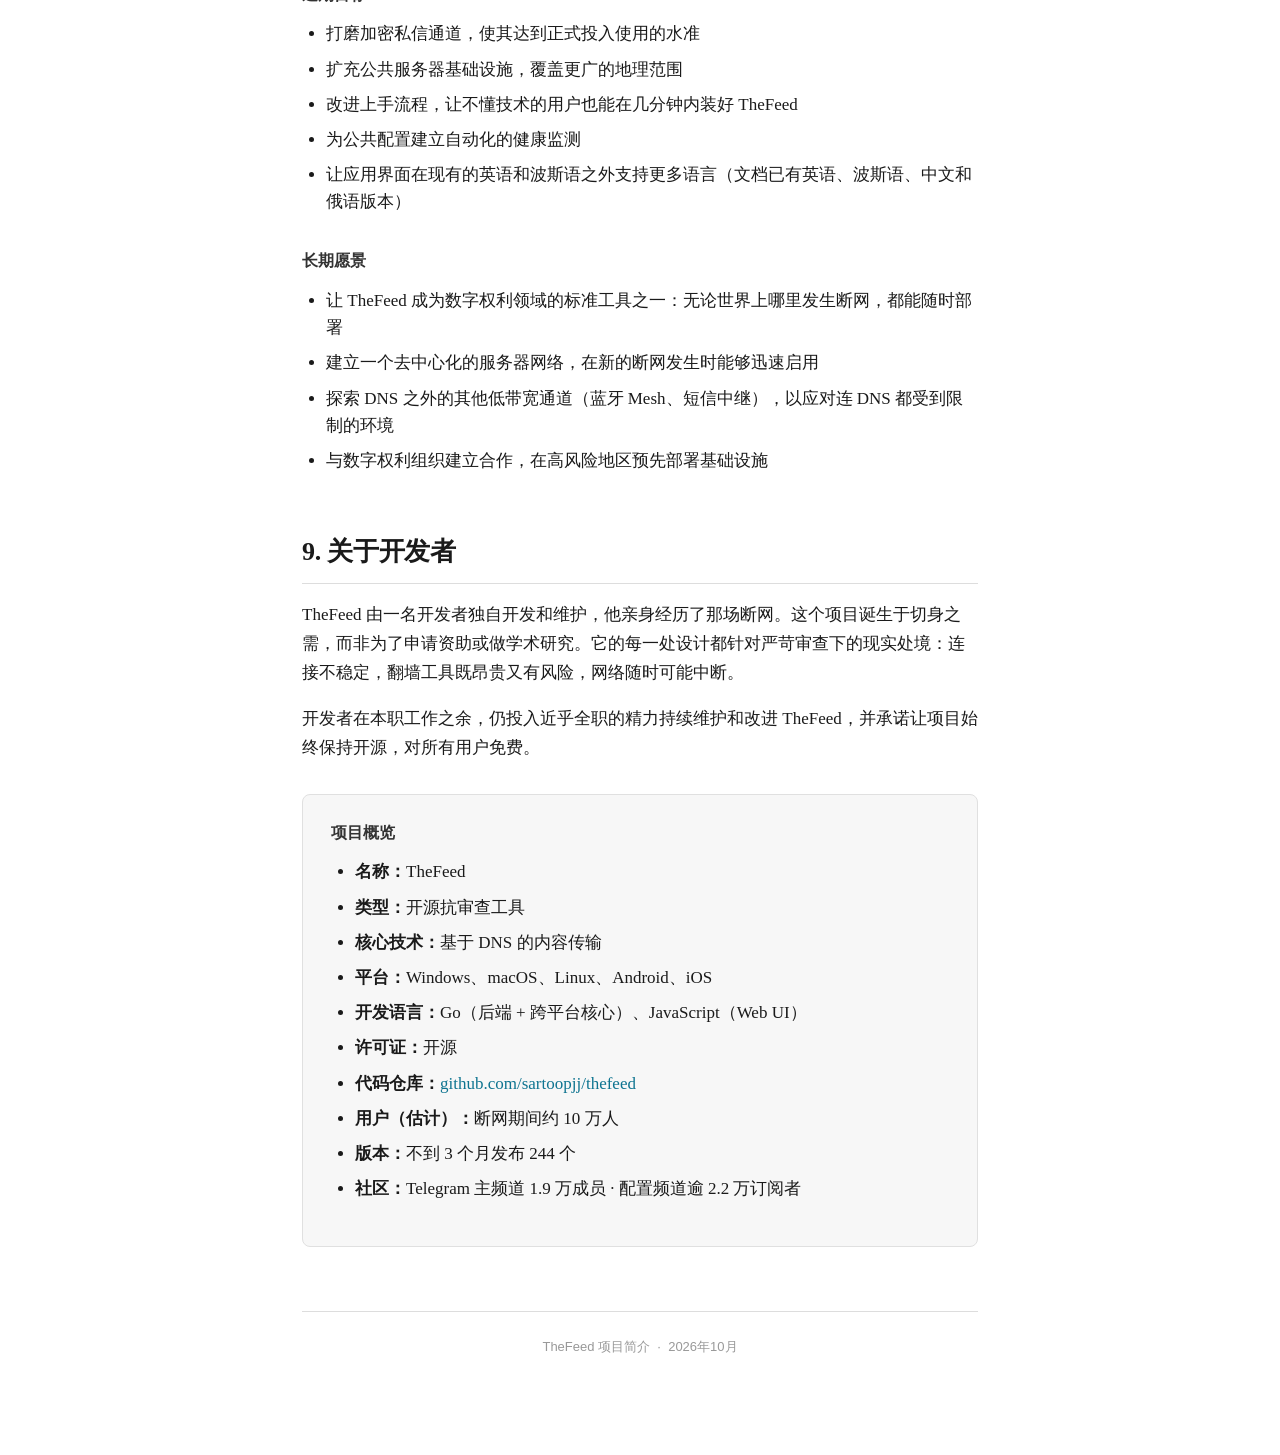
<file: docs/project-brief-zh.html>
<!doctype html>
<html lang="zh-Hans">
<head>
<meta charset="utf-8">
<meta name="viewport" content="width=device-width, initial-scale=1">
<title>TheFeed —— 项目简介</title>
<link rel="stylesheet" href="project-brief.css">
<link rel="alternate" hreflang="en" href="project-brief.html">
<link rel="alternate" hreflang="fa" href="project-brief-fa.html">
<link rel="alternate" hreflang="zh" href="project-brief-zh.html">
<link rel="alternate" hreflang="ru" href="project-brief-ru.html">
</head>
<body>
<div class="page">

<nav class="lang-nav"><a href="project-brief.html" lang="en">English</a><a href="project-brief-fa.html" lang="fa">فارسی</a><strong>中文</strong><a href="project-brief-ru.html" lang="ru">Русский</a></nav>

<!-- ==================== HEADER ==================== -->
<div class="doc-header">
  <p class="label">项目简介</p>
  <h1>TheFeed</h1>
  <p class="tagline">当其他一切都被夺走，新闻与消息仍能经由 DNS 送达</p>
  <p class="meta">2026年10月 &nbsp;·&nbsp; 开源 &nbsp;·&nbsp; <a href="https://github.com/sartoopjj/thefeed">github.com/sartoopjj/thefeed</a></p>
</div>

<!-- ==================== THE PROBLEM ==================== -->
<h2>1. 问题所在</h2>

<p>抗议期间，政府一旦切断互联网，数以百万计的人一夜之间就与外部世界断了联系。他们看不到独立新闻，联系不上身在海外的家人，也无从得知身边究竟发生了什么。</p>

<p>TheFeed 从两个方面着手解决这一问题，核心功能都建立在 DNS 查询之上——DNS 是互联网最基础、也最难封锁的一层。它通过 DNS 传递独立新闻。内置的加密私信通道同样走 DNS，即便在全面断网期间，人们也能给境外的联系人发送简短的文字消息。自 2026年10月起，它还推出了 DNS 上的 Telegram（测试版）：用户可以用自己的 Telegram 账号登录，继续使用原有的聊天、群组和频道，无需 VPN 或代理。而当只剩 Google 还能访问时，TeleMirror 又提供了另一条路：通过 Google 的服务查看任意 Telegram 频道。</p>

<p>断网期间，人们平时依赖的工具纷纷失灵。VPN 贵得让人用不起，有的卖到每 GB 6 美元。使用卫星网络则要冒极大的法律风险：仅仅持有设备，就可能招来间谍罪指控。即便是负担得起翻墙工具的人，也时刻面临设备被没收、本人遭起诉的威胁。</p>

<p>与此同时，当局自己的网络始终畅通。亲政府人员能领到不受限制的 SIM 卡，用来散布宣传；普通人却被困在信息真空里，既无法核实传言，也联系不上亲人，更没法记录下亲眼所见的一切。</p>

<p>现有的翻墙工具都有一个根本局限：它们试图穿过防火墙，打通一条完整的 TCP 隧道。一旦断网严重，这条路就走不通了。DNS 解析器慢如蜗牛，丢包率超过 80%，想建立一条稳定的连接几乎不可能。DNSTT 这类专为 DNS 隧道设计的工具，需要速度足够快的解析器，而找到这样的解析器往往要扫描好几天——人们等不起。</p>

<!-- ==================== ORIGIN STORY ==================== -->
<h2>2. TheFeed 的诞生</h2>

<p>2026年1月8日（伊朗历1404年10月18日），星期四，伊朗全国性抗议进入第十二天，政府切断了互联网。就在同一天，政府安全部队杀害了大批民众。NetBlocks 证实，当地时间上午 8:30 左右，网络已全面中断。1月28日，限制有所放松；可到了2月28日，战争爆发，互联网再次被彻底切断。第二轮断网持续了 88 天，直到5月26日才结束。前后合计，这场断网历时近五个月，是有记录以来全球最长的全国性断网，波及伊朗 9200 万人。</p>

<p>我花大价钱买过翻墙工具，靠 VPN 勉强维持着时断时续的连接。那段时间，约 90% 的人完全上不了网，只有极少数人还有能用的 VPN，我是其中之一。可这样撑了几个星期之后，我手上最后一个 VPN 也失效了。我再也找不到任何不受审查的新闻来源。剩下的唯一选择是电视，而电视里不是干扰信号就是宣传。何况我家里根本没有电视。</p>

<blockquote>
  <p>我脑子里一直在想：能不能有这样一种协议，通过 DNS 一点点地接收数据？不去打通完整的隧道，而是把内容分片取回来。这样从原理上就会比 DNSTT 这类工具快得多，因为它根本不需要持久连接。它只需把文字一段段搬过来。</p>
</blockquote>

<p>VPN 断掉的那几天，我在脑子里反复打磨这个想法。等连接终于恢复，我立刻动手写代码，借助 AI 编程工具一直干到凌晨 4 点。天亮时，一个能用的原型已经在我那台境外服务器上跑起来了。</p>

<p>原型跑通后，我随即把 TheFeed 发布到了 GitHub，又在几个 Telegram 群组和一些大频道的评论区里发帖介绍，然后才去睡觉。</p>

<p>醒来时，VPN 又断了，这一次整整断了三天。但有一点不一样了：<strong>我依然能看到新闻。</strong>我自己写的工具，让我始终与外界保持着联系。那种身陷信息封锁、像囚徒一样透不过气的感觉，消失了。</p>

<p>三天后我重新连上网，发现已经有人在自己的频道里转发 TheFeed 了。</p>

<!-- ==================== WHAT I BUILT ==================== -->
<h2>3. 我做了什么</h2>

<p>从那天晚上起，我几乎没日没夜地扑在 TheFeed 上：每天常常要写 10 个小时以上，有时一坐就是 20 多个小时，同时白天还要上 8 小时的班。我趁上班的间隙写，整夜整夜地写，能挤出几个小时就赶紧睡一会儿。速度是关键：我永远不知道 VPN 什么时候又会断，所以每一段能联网的时间，我都拿来推送更新。</p>

<p>以下几项关键成果，全都是在断网仍在持续时开发并发布的：</p>

<ul>
  <li><strong>核心 DNS 协议</strong>——一个信息流阅读器，通过标准 DNS 查询拉取 Telegram 和 X（Twitter）上的内容。不需要隧道，也不需要持久连接。内容分片送达，再在设备上拼装完整。</li>
  <li><strong>Android 应用</strong>——原生移动客户端，在第一个原型问世 6 天后发布。从此人们不必借助终端模拟器，用手机就能看新闻。</li>
  <li><strong>公共配置</strong>——预置好的服务器配置。没有自己的服务器（或者没钱租一台）的用户，也能借助社区运营的基础设施接入、阅读新闻。</li>
  <li><strong>通过 DNS 和 GitHub 下载媒体</strong>——照片、视频和文件可以经由 DNS 查询和 GitHub 的 CDN 送达。用户因此能观看演讲视频、查看证据，甚至直接在 TheFeed 里下载应用更新。</li>
  <li><strong>TeleMirror（Google 中继）</strong>——Google 在伊朗国内恢复可访问后加入的第二条独立内容通道，借 Google 的服务充当代理，让用户可以关注任意 Telegram 频道，不再局限于服务器运营者预先配置的那些。</li>
  <li><strong>iOS 和 macOS 应用</strong>——断网尚未结束，TheFeed 就已覆盖所有主流平台。</li>
  <li><strong>性能优化</strong>——打开一个频道所需的时间，从第一版的好几分钟缩短到了 10 秒以内。</li>
</ul>

<p>断网期间，能用上 Telegram 的人不到总人口的 1%。他们下载 TheFeed 的新版本，再转发到伊朗国内的论坛，供其他人获取。这个项目就是这样，在人们的互相帮助中自发地传播开来。</p>

<p>后来伊朗国内能访问 GitHub 了，我便加入了 GitHub 中继功能。用户可以直接在 TheFeed 里下载更新、配置和项目动态，不必另开浏览器，也不用借助其他工具。</p>

<!-- ==================== IMPACT ==================== -->
<h2>4. 影响</h2>

<div class="key-figures">
  <div class="fig">
    <div class="num">约 10 万</div>
    <div class="lbl">断网期间的<br>用户数</div>
  </div>
  <div class="fig">
    <div class="num">244</div>
    <div class="lbl">不到 3 个月<br>发布的版本数</div>
  </div>
  <div class="fig">
    <div class="num">1.9 万 / 2.2 万</div>
    <div class="lbl">Telegram 频道订阅人数<br>（主频道 / 配置频道）</div>
  </div>
</div>

<p>在伊朗长达 88 天的断网期间，TheFeed 让大约 10 万人得以看到独立新闻。它是许多人通往外部世界的唯一窗口。</p>

<p>这个项目证明，即便在审查最严酷的条件下，DNS——互联网最基础、也最难封锁的一层——依然可以成为一条切实可行的信息传递渠道。</p>

<!-- ==================== HOW IT WORKS ==================== -->
<h2>5. 工作原理</h2>

<p>TheFeed 的思路很简单：即使互联网被全面切断，DNS 解析通常仍在运转，因为封锁它会让政府自己的基础设施也跟着瘫痪。TheFeed 正是利用这一点，把内容编码进 DNS 查询和响应之中。</p>

<h3>关键技术特性</h3>
<ul>
  <li><strong>无需隧道</strong>——与 DNSTT 等工具不同，TheFeed 的信息流不会尝试建立 TCP 连接，而是通过一个个彼此独立的 DNS 查询，把内容分成小片拉取下来。因此它能承受高丢包率，在缓慢的解析器上也照样可用。</li>
  <li><strong>相互独立的内容通道</strong>——基于 DNS 的信息流获取和基于 Google 的 TeleMirror 互为备份：一条路被封，另一条照常可用。DNS 上的 Telegram 又开辟了第三条路：用户用自己的 Telegram 账号登录，Telegram 的 MTProto 协议则通过 DNS 查询传输。</li>
  <li><strong>三种媒体传输方式</strong>——DNS 内联编码、DNS 中继和 GitHub CDN 中继。三者各自独立，而且无论想封锁哪一种，都难免造成大面积的附带损害。</li>
  <li><strong>跨平台</strong>——支持 Windows、macOS、Linux、Android 和 iOS。移动应用通过 gomobile 在进程内运行 Go 代码（不依赖 CGo），从而用同一套代码库覆盖所有平台。</li>
  <li><strong>应用内更新</strong>——用户可以直接在应用里下载新版本和配置，不需要外部浏览器，也不需要应用商店。</li>
  <li><strong>信息流经过加密签名</strong>——内容由服务器密钥签名，可防止篡改和冒充。</li>
  <li><strong>没有可识别的流量特征</strong>——这些 DNS 查询看上去和普通的域名查询没有两样：没有持久连接，没有异常的数据包大小，也没有可供识别的协议指纹。</li>
</ul>

<!-- ==================== POST-SHUTDOWN ==================== -->
<h2>6. 断网之后</h2>

<p>5月26日网络部分恢复后，我继续开发 TheFeed。断网的威胁并没有消失，这个工具必须做好准备：它不能再是战时赶出来的原型，而要成为一款成熟、可靠的应用。</p>

<p>断网结束后的第一项重要新功能是<strong>加密私信通道</strong>：一套完全基于 DNS 的存储转发通信系统。一旦互联网再次被切断，人们仍能给境外的联系人发送简短的文字消息：向家人报一声平安，彼此协调，也守住人与人之间的那份温度。</p>

<p>第二项是 <strong>DNS 上的 Telegram</strong>，于 2026年10月推出测试版：它是直接内置在 TheFeed 里的完整 Telegram 客户端。人们用自己的 Telegram 账号登录，继续使用原有的会话、群组和频道，而 Telegram 的协议 MTProto 则通过普通的 DNS 查询传输。当通往外界的路被堵死，他们依然能联系上自己一直依靠的那些人和频道，不需要 VPN，也不需要代理应用。中继只负责搬运 Telegram 自己加密过的数据包，无法读取其中的内容。</p>

<p>这两项功能都没能赶在断网期间送到用户手中。但它们如今已经就位，随时准备应对下一次断网。</p>

<p>TheFeed 的用处也不限于伊朗。断网在许多地区一再上演，任何地方的民众一旦面临断网，都可以部署和使用它。</p>

<!-- ==================== TIMELINE ==================== -->
<h2>7. 项目时间线</h2>

<div class="timeline">
  <div class="tl-item">
    <div class="tl-date">2026年1月8日（伊朗历1404年10月18日）</div>
    <p>伊朗全国性抗议进入第十二天，断网开始。同一天，政府安全部队杀害了大批民众。NetBlocks 证实当地时间上午 8:30 前后网络全面中断。9200 万人与外界失联。</p>
  </div>
  <div class="tl-item">
    <div class="tl-date">2026年1月28日</div>
    <p>限制部分放松。</p>
  </div>
  <div class="tl-item">
    <div class="tl-date">2026年2月28日</div>
    <p>战争爆发，互联网再度全面中断。这一轮断网持续了 88 天，是有记录以来最长的一次不间断全国性断网。</p>
  </div>
  <div class="tl-item">
    <div class="tl-date">2026年3月前后</div>
    <p>VPN 时断时续了几个星期之后，我手上最后一个翻墙工具也失效了。在随后的几天里，基于 DNS 的新闻协议构想逐渐成形。</p>
  </div>
  <div class="tl-item">
    <div class="tl-date">2026年3月25日</div>
    <p>我的 VPN 短暂恢复——当时为数不多还能连上的 VPN 之一。原型一夜写成，第一天就发布了 5 个版本。项目在 GitHub 上公开，并在多个 Telegram 群组中传开。第一批用户接入。</p>
  </div>
  <div class="tl-item">
    <div class="tl-date">2026年3月26日至31日</div>
    <p>第二天又发布了 8 个版本。Android 应用发布（v0.1.1）。完成端到端测试，自动刷新和公共服务器配置相继上线。项目在伊朗国内论坛上流传开来。第一周共发布 19 个版本。</p>
  </div>
  <div class="tl-item">
    <div class="tl-date">2026年4月</div>
    <p>重写前端，加入解析器池、数据块校验，并支持 X（Twitter）公开账号。GitHub 在伊朗国内恢复可访问后，新增 GitHub 中继功能，用户可以在应用内下载更新和配置。</p>
  </div>
  <div class="tl-item">
    <div class="tl-date">2026年4月29日至30日</div>
    <p>通过 DNS 查询和 GitHub CDN 中继下载媒体的功能上线。用户可以查看照片、观看视频、下载应用新版本——全都在 TheFeed 里完成，全都发生在断网期间。</p>
  </div>
  <div class="tl-item">
    <div class="tl-date">2026年5月5日</div>
    <p>Google 在伊朗国内恢复可访问后，TeleMirror（Google 中继）上线，用户可以关注任意 Telegram 频道，不再局限于预先配置的频道。</p>
  </div>
  <div class="tl-item">
    <div class="tl-date">2026年5月7日至25日</div>
    <p>iOS 应用和 macOS 客户端发布。TheFeed 至此覆盖所有主流平台——这一切都完成于断网期间。</p>
  </div>
  <div class="tl-item">
    <div class="tl-date">2026年5月26日</div>
    <p>断网 2093 小时后，网络部分恢复。截至此时，共发布稳定版 90 多个、各类版本累计 244 个，服务用户约 10 万人。</p>
  </div>
  <div class="tl-item">
    <div class="tl-date">2026年6月</div>
    <p>基于 DNS 的加密私信通道开发完成并通过测试。信息流签名（防篡改）和多域名支持上线。新增“保存的消息”和存储管理功能。</p>
  </div>
  <div class="tl-item">
    <div class="tl-date">2026年10月28日</div>
    <p>DNS 上的 Telegram 推出测试版：这是直接内置在 TheFeed 里的完整 Telegram 客户端。用户用自己的账号登录，在自己的会话、群组和频道里阅读和发送消息。Telegram 自己的协议 MTProto 通过 DNS 查询传输，不需要 VPN，也不需要代理应用。为保证在慢速解析器上可用，目前仅支持文本。</p>
  </div>
</div>

<!-- ==================== VISION ==================== -->
<h2>8. 愿景</h2>

<p>TheFeed 起初只是一个应急工具，如今已远不止于此：它成长为一个在断网中保障信息畅通的平台，可以服务于任何被隔绝在开放互联网之外的人群。</p>

<h3>近期目标</h3>
<ul>
  <li>打磨加密私信通道，使其达到正式投入使用的水准</li>
  <li>扩充公共服务器基础设施，覆盖更广的地理范围</li>
  <li>改进上手流程，让不懂技术的用户也能在几分钟内装好 TheFeed</li>
  <li>为公共配置建立自动化的健康监测</li>
  <li>让应用界面在现有的英语和波斯语之外支持更多语言（文档已有英语、波斯语、中文和俄语版本）</li>
</ul>

<h3>长期愿景</h3>
<ul>
  <li>让 TheFeed 成为数字权利领域的标准工具之一：无论世界上哪里发生断网，都能随时部署</li>
  <li>建立一个去中心化的服务器网络，在新的断网发生时能够迅速启用</li>
  <li>探索 DNS 之外的其他低带宽通道（蓝牙 Mesh、短信中继），以应对连 DNS 都受到限制的环境</li>
  <li>与数字权利组织建立合作，在高风险地区预先部署基础设施</li>
</ul>

<!-- ==================== ABOUT ==================== -->
<h2>9. 关于开发者</h2>

<p>TheFeed 由一名开发者独自开发和维护，他亲身经历了那场断网。这个项目诞生于切身之需，而非为了申请资助或做学术研究。它的每一处设计都针对严苛审查下的现实处境：连接不稳定，翻墙工具既昂贵又有风险，网络随时可能中断。</p>

<p>开发者在本职工作之余，仍投入近乎全职的精力持续维护和改进 TheFeed，并承诺让项目始终保持开源，对所有用户免费。</p>

<div class="callout">
  <h3>项目概览</h3>
  <ul>
    <li><strong>名称：</strong>TheFeed</li>
    <li><strong>类型：</strong>开源抗审查工具</li>
    <li><strong>核心技术：</strong>基于 DNS 的内容传输</li>
    <li><strong>平台：</strong>Windows、macOS、Linux、Android、iOS</li>
    <li><strong>开发语言：</strong>Go（后端 + 跨平台核心）、JavaScript（Web UI）</li>
    <li><strong>许可证：</strong>开源</li>
    <li><strong>代码仓库：</strong><a href="https://github.com/sartoopjj/thefeed">github.com/sartoopjj/thefeed</a></li>
    <li><strong>用户（估计）：</strong>断网期间约 10 万人</li>
    <li><strong>版本：</strong>不到 3 个月发布 244 个</li>
    <li><strong>社区：</strong>Telegram 主频道 1.9 万成员 · 配置频道逾 2.2 万订阅者</li>
  </ul>
</div>

<!-- ==================== FOOTER ==================== -->
<div class="doc-footer">
  <p>TheFeed 项目简介 &nbsp;·&nbsp; 2026年10月</p>
</div>

</div><!-- .page -->
</body>
</html>
</file>
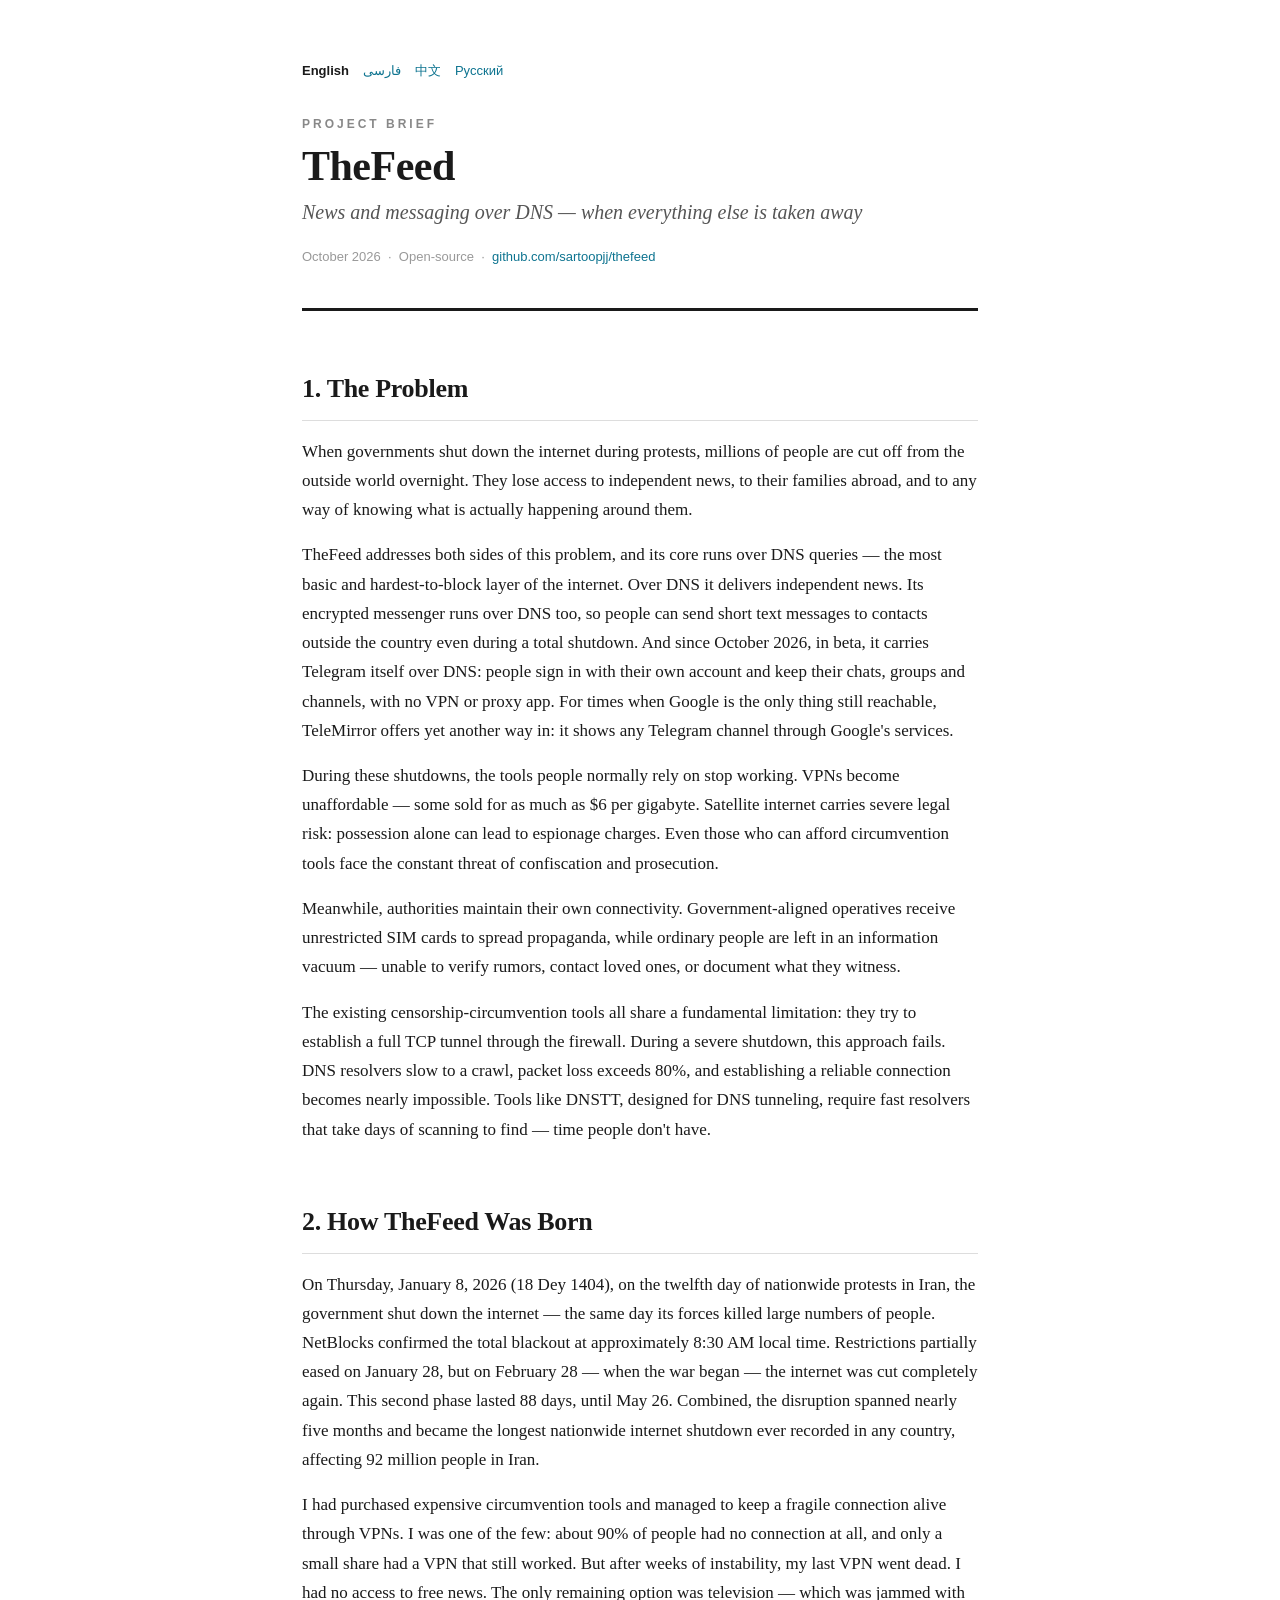
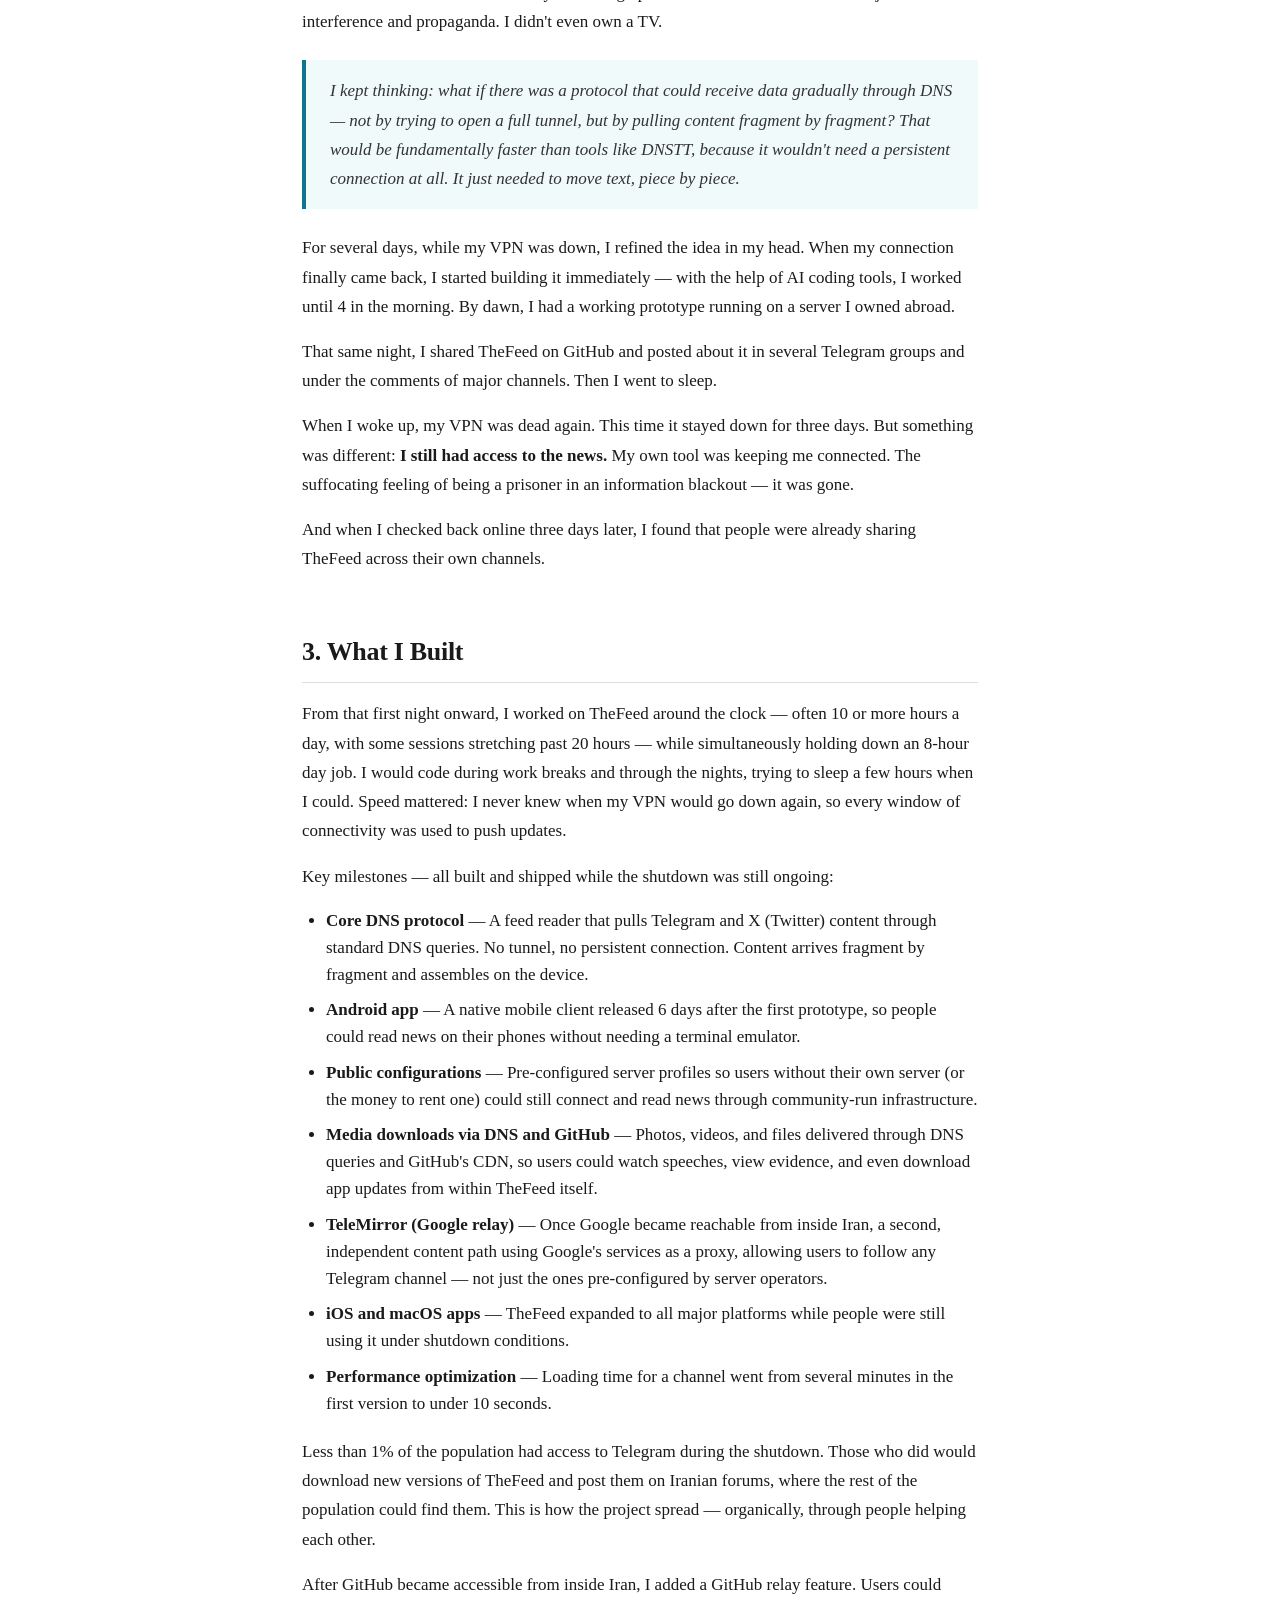
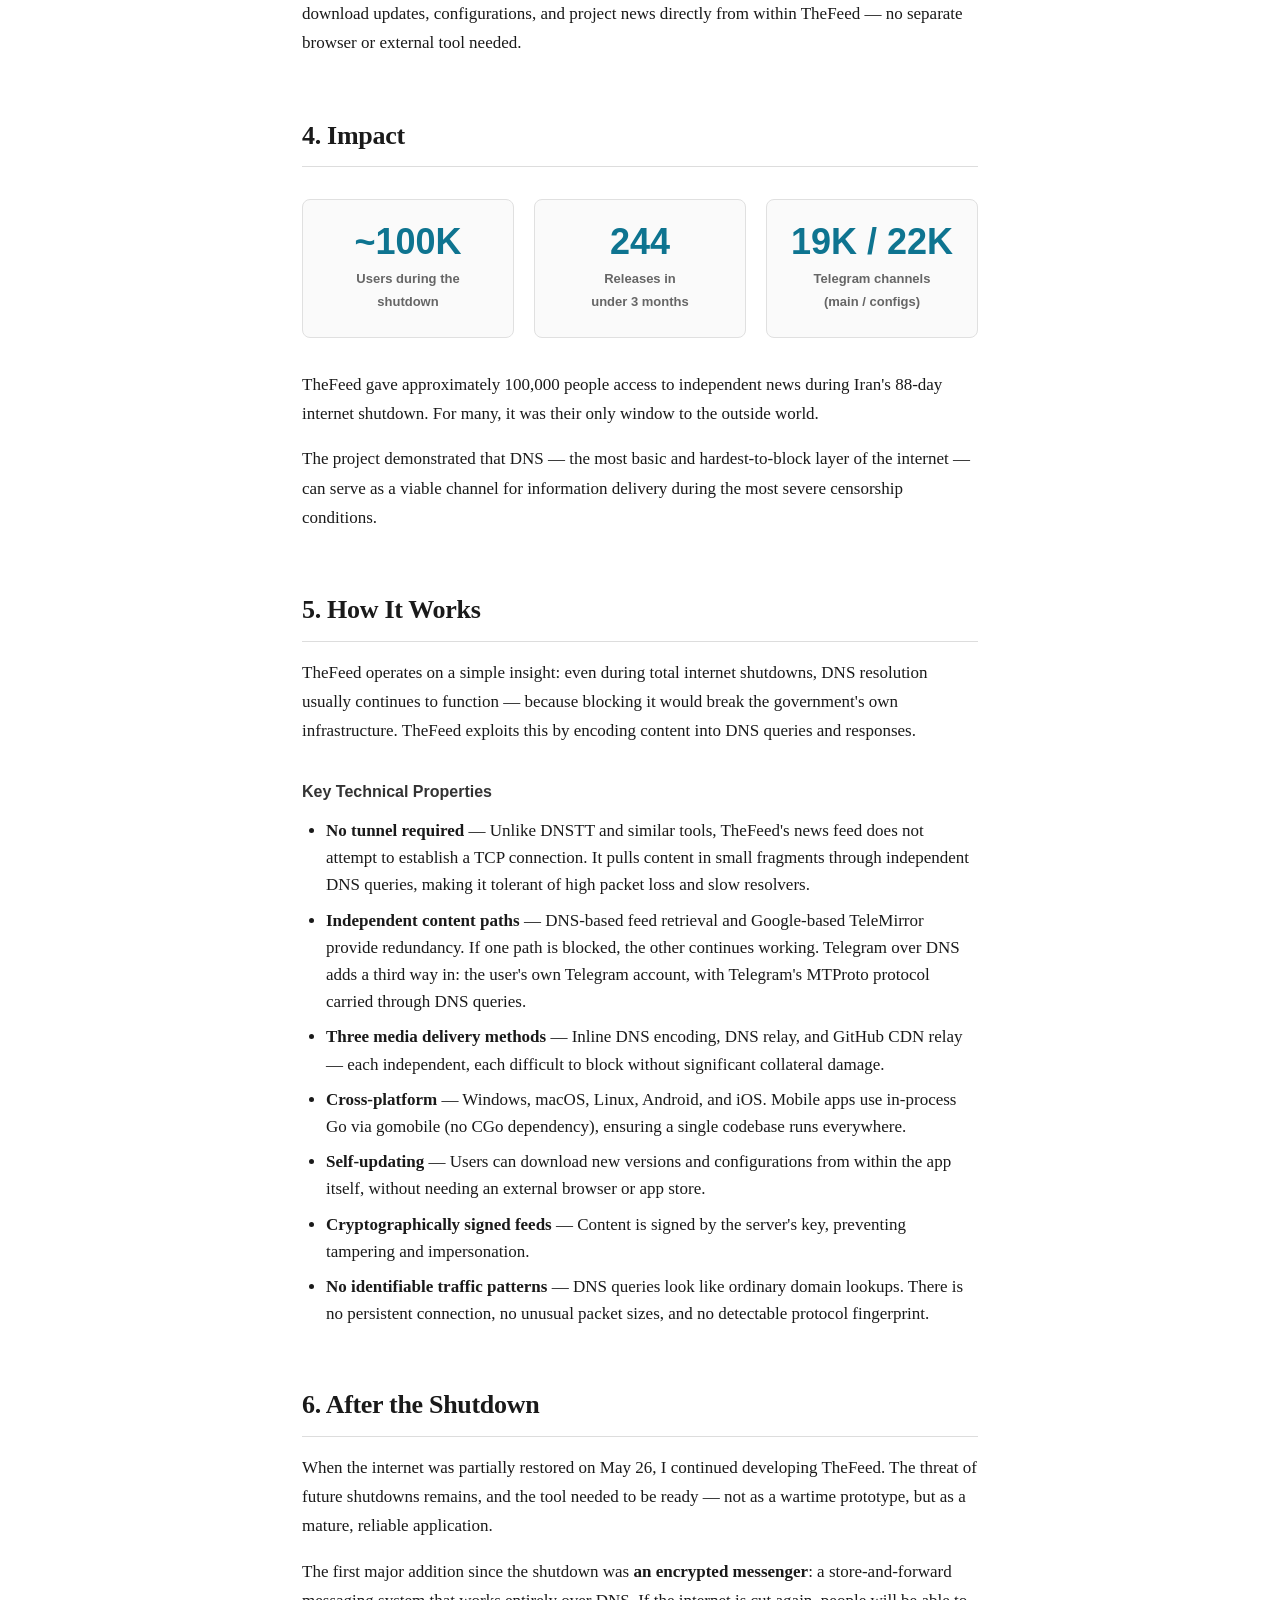
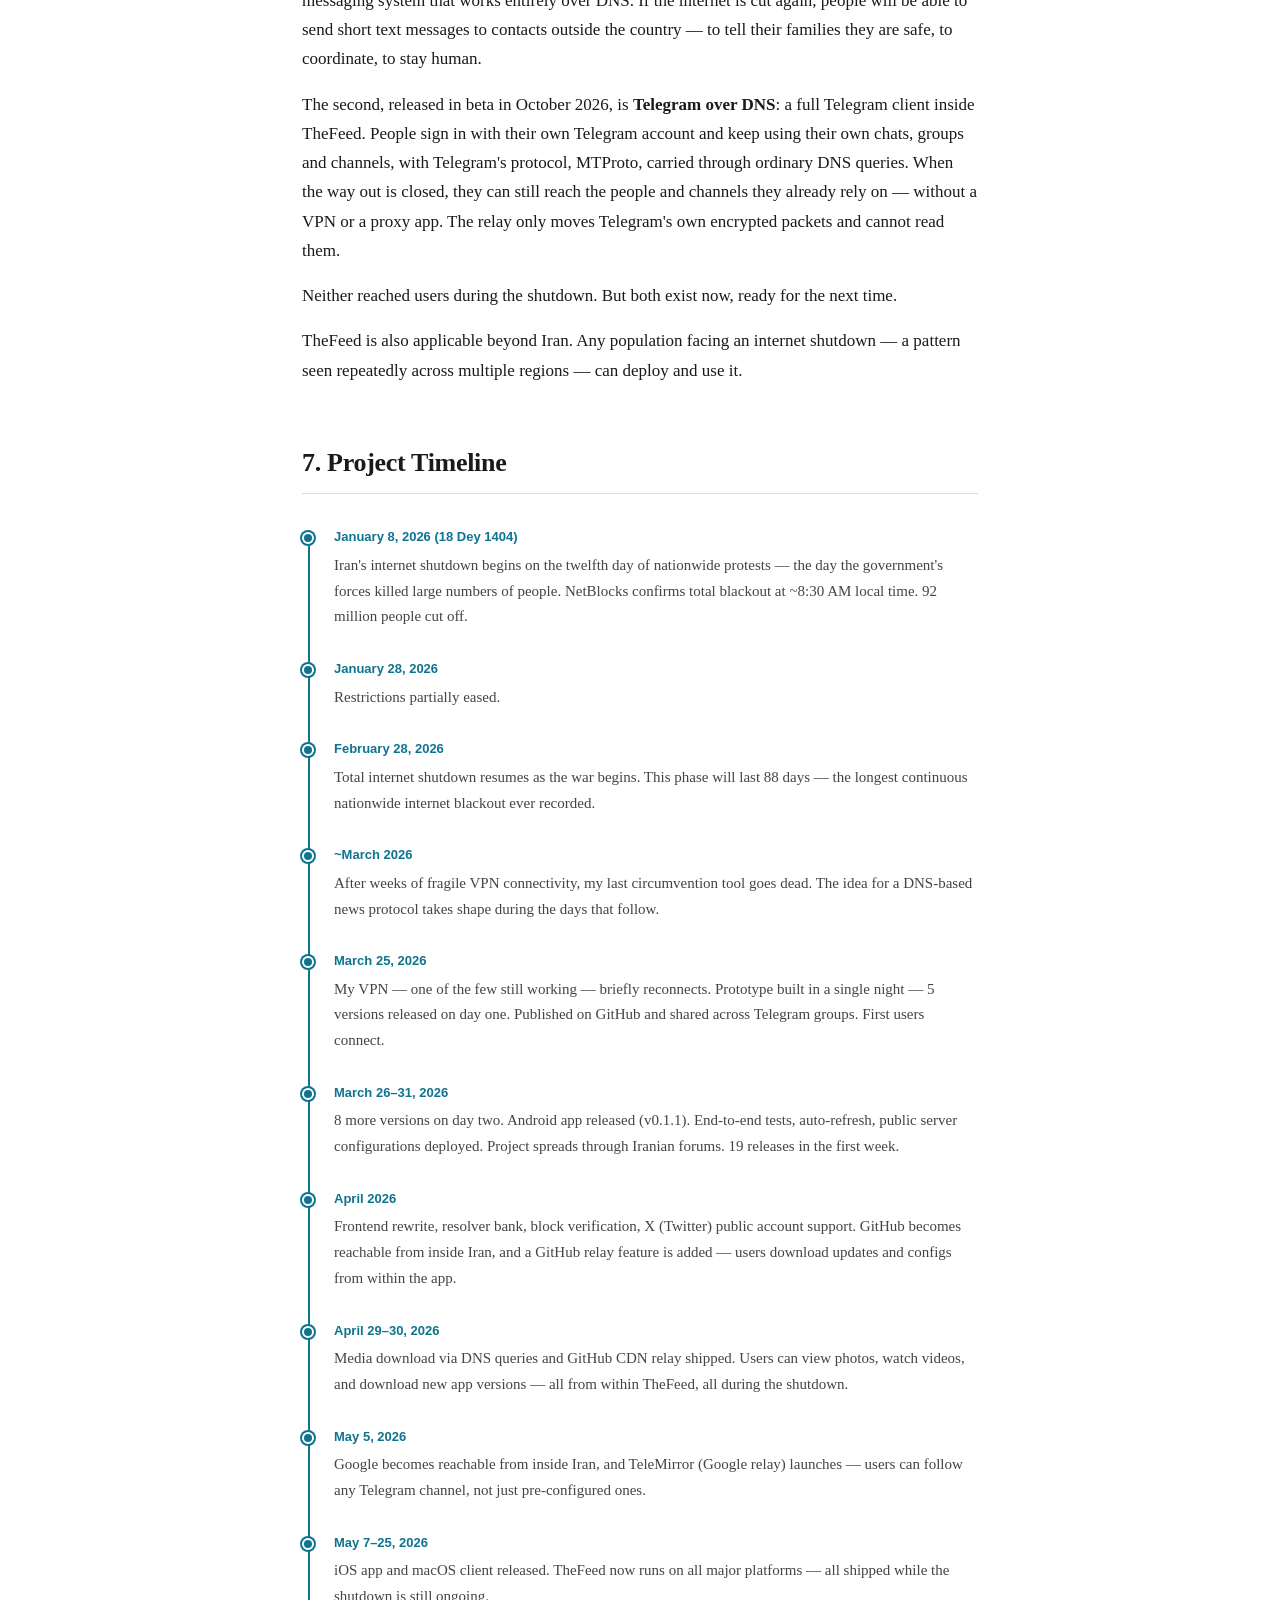
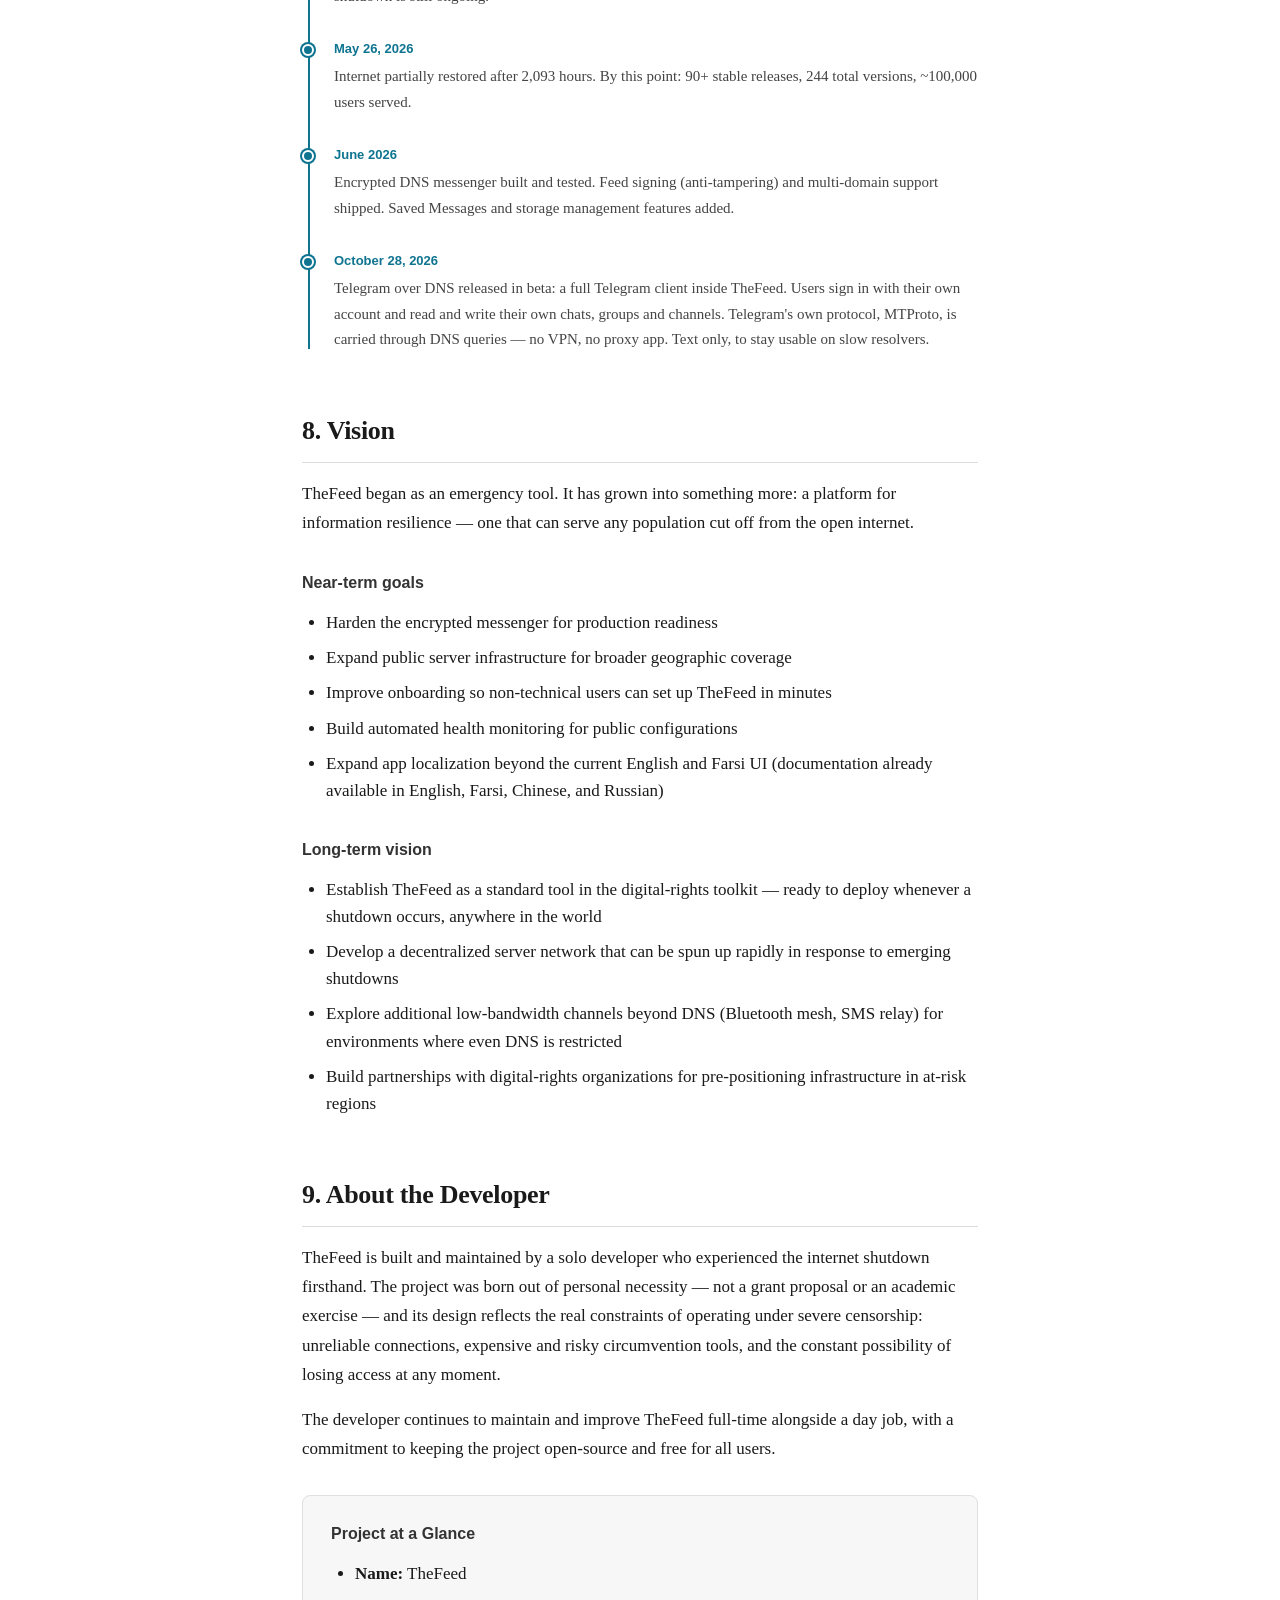
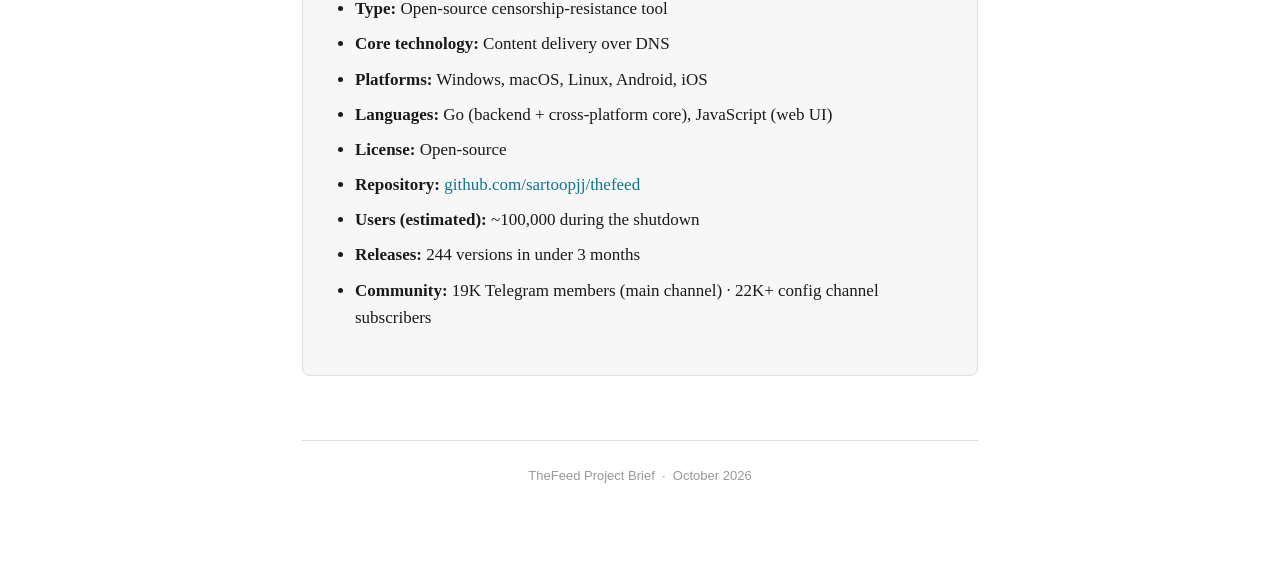
<file: docs/project-brief.html>
<!doctype html>
<html lang="en">
<head>
<meta charset="utf-8">
<meta name="viewport" content="width=device-width, initial-scale=1">
<title>TheFeed — Project Brief</title>
<link rel="stylesheet" href="project-brief.css">
<link rel="alternate" hreflang="en" href="project-brief.html">
<link rel="alternate" hreflang="fa" href="project-brief-fa.html">
<link rel="alternate" hreflang="zh" href="project-brief-zh.html">
<link rel="alternate" hreflang="ru" href="project-brief-ru.html">
</head>
<body>
<div class="page">

<nav class="lang-nav"><strong>English</strong><a href="project-brief-fa.html" lang="fa">فارسی</a><a href="project-brief-zh.html" lang="zh">中文</a><a href="project-brief-ru.html" lang="ru">Русский</a></nav>

<!-- ==================== HEADER ==================== -->
<div class="doc-header">
  <p class="label">Project Brief</p>
  <h1>TheFeed</h1>
  <p class="tagline">News and messaging over DNS — when everything else is taken away</p>
  <p class="meta">October 2026 &nbsp;·&nbsp; Open-source &nbsp;·&nbsp; <a href="https://github.com/sartoopjj/thefeed">github.com/sartoopjj/thefeed</a></p>
</div>

<!-- ==================== THE PROBLEM ==================== -->
<h2>1. The Problem</h2>

<p>When governments shut down the internet during protests, millions of people are cut off from the outside world overnight. They lose access to independent news, to their families abroad, and to any way of knowing what is actually happening around them.</p>

<p>TheFeed addresses both sides of this problem, and its core runs over DNS queries — the most basic and hardest-to-block layer of the internet. Over DNS it delivers independent news. Its encrypted messenger runs over DNS too, so people can send short text messages to contacts outside the country even during a total shutdown. And since October 2026, in beta, it carries Telegram itself over DNS: people sign in with their own account and keep their chats, groups and channels, with no VPN or proxy app. For times when Google is the only thing still reachable, TeleMirror offers yet another way in: it shows any Telegram channel through Google's services.</p>

<p>During these shutdowns, the tools people normally rely on stop working. VPNs become unaffordable — some sold for as much as $6 per gigabyte. Satellite internet carries severe legal risk: possession alone can lead to espionage charges. Even those who can afford circumvention tools face the constant threat of confiscation and prosecution.</p>

<p>Meanwhile, authorities maintain their own connectivity. Government-aligned operatives receive unrestricted SIM cards to spread propaganda, while ordinary people are left in an information vacuum — unable to verify rumors, contact loved ones, or document what they witness.</p>

<p>The existing censorship-circumvention tools all share a fundamental limitation: they try to establish a full TCP tunnel through the firewall. During a severe shutdown, this approach fails. DNS resolvers slow to a crawl, packet loss exceeds 80%, and establishing a reliable connection becomes nearly impossible. Tools like DNSTT, designed for DNS tunneling, require fast resolvers that take days of scanning to find — time people don't have.</p>

<!-- ==================== ORIGIN STORY ==================== -->
<h2>2. How TheFeed Was Born</h2>

<p>On Thursday, January 8, 2026 (18 Dey 1404), on the twelfth day of nationwide protests in Iran, the government shut down the internet — the same day its forces killed large numbers of people. NetBlocks confirmed the total blackout at approximately 8:30 AM local time. Restrictions partially eased on January 28, but on February 28 — when the war began — the internet was cut completely again. This second phase lasted 88 days, until May 26. Combined, the disruption spanned nearly five months and became the longest nationwide internet shutdown ever recorded in any country, affecting 92 million people in Iran.</p>

<p>I had purchased expensive circumvention tools and managed to keep a fragile connection alive through VPNs. I was one of the few: about 90% of people had no connection at all, and only a small share had a VPN that still worked. But after weeks of instability, my last VPN went dead. I had no access to free news. The only remaining option was television — which was jammed with interference and propaganda. I didn't even own a TV.</p>

<blockquote>
  <p>I kept thinking: what if there was a protocol that could receive data gradually through DNS — not by trying to open a full tunnel, but by pulling content fragment by fragment? That would be fundamentally faster than tools like DNSTT, because it wouldn't need a persistent connection at all. It just needed to move text, piece by piece.</p>
</blockquote>

<p>For several days, while my VPN was down, I refined the idea in my head. When my connection finally came back, I started building it immediately — with the help of AI coding tools, I worked until 4 in the morning. By dawn, I had a working prototype running on a server I owned abroad.</p>

<p>That same night, I shared TheFeed on GitHub and posted about it in several Telegram groups and under the comments of major channels. Then I went to sleep.</p>

<p>When I woke up, my VPN was dead again. This time it stayed down for three days. But something was different: <strong>I still had access to the news.</strong> My own tool was keeping me connected. The suffocating feeling of being a prisoner in an information blackout — it was gone.</p>

<p>And when I checked back online three days later, I found that people were already sharing TheFeed across their own channels.</p>

<!-- ==================== WHAT I BUILT ==================== -->
<h2>3. What I Built</h2>

<p>From that first night onward, I worked on TheFeed around the clock — often 10 or more hours a day, with some sessions stretching past 20 hours — while simultaneously holding down an 8-hour day job. I would code during work breaks and through the nights, trying to sleep a few hours when I could. Speed mattered: I never knew when my VPN would go down again, so every window of connectivity was used to push updates.</p>

<p>Key milestones — all built and shipped while the shutdown was still ongoing:</p>

<ul>
  <li><strong>Core DNS protocol</strong> — A feed reader that pulls Telegram and X (Twitter) content through standard DNS queries. No tunnel, no persistent connection. Content arrives fragment by fragment and assembles on the device.</li>
  <li><strong>Android app</strong> — A native mobile client released 6 days after the first prototype, so people could read news on their phones without needing a terminal emulator.</li>
  <li><strong>Public configurations</strong> — Pre-configured server profiles so users without their own server (or the money to rent one) could still connect and read news through community-run infrastructure.</li>
  <li><strong>Media downloads via DNS and GitHub</strong> — Photos, videos, and files delivered through DNS queries and GitHub's CDN, so users could watch speeches, view evidence, and even download app updates from within TheFeed itself.</li>
  <li><strong>TeleMirror (Google relay)</strong> — Once Google became reachable from inside Iran, a second, independent content path using Google's services as a proxy, allowing users to follow any Telegram channel — not just the ones pre-configured by server operators.</li>
  <li><strong>iOS and macOS apps</strong> — TheFeed expanded to all major platforms while people were still using it under shutdown conditions.</li>
  <li><strong>Performance optimization</strong> — Loading time for a channel went from several minutes in the first version to under 10 seconds.</li>
</ul>

<p>Less than 1% of the population had access to Telegram during the shutdown. Those who did would download new versions of TheFeed and post them on Iranian forums, where the rest of the population could find them. This is how the project spread — organically, through people helping each other.</p>

<p>After GitHub became accessible from inside Iran, I added a GitHub relay feature. Users could download updates, configurations, and project news directly from within TheFeed — no separate browser or external tool needed.</p>

<!-- ==================== IMPACT ==================== -->
<h2>4. Impact</h2>

<div class="key-figures">
  <div class="fig">
    <div class="num">~100K</div>
    <div class="lbl">Users during the<br>shutdown</div>
  </div>
  <div class="fig">
    <div class="num">244</div>
    <div class="lbl">Releases in<br>under 3 months</div>
  </div>
  <div class="fig">
    <div class="num">19K / 22K</div>
    <div class="lbl">Telegram channels<br>(main / configs)</div>
  </div>
</div>

<p>TheFeed gave approximately 100,000 people access to independent news during Iran's 88-day internet shutdown. For many, it was their only window to the outside world.</p>

<p>The project demonstrated that DNS — the most basic and hardest-to-block layer of the internet — can serve as a viable channel for information delivery during the most severe censorship conditions.</p>

<!-- ==================== HOW IT WORKS ==================== -->
<h2>5. How It Works</h2>

<p>TheFeed operates on a simple insight: even during total internet shutdowns, DNS resolution usually continues to function — because blocking it would break the government's own infrastructure. TheFeed exploits this by encoding content into DNS queries and responses.</p>

<h3>Key Technical Properties</h3>
<ul>
  <li><strong>No tunnel required</strong> — Unlike DNSTT and similar tools, TheFeed's news feed does not attempt to establish a TCP connection. It pulls content in small fragments through independent DNS queries, making it tolerant of high packet loss and slow resolvers.</li>
  <li><strong>Independent content paths</strong> — DNS-based feed retrieval and Google-based TeleMirror provide redundancy. If one path is blocked, the other continues working. Telegram over DNS adds a third way in: the user's own Telegram account, with Telegram's MTProto protocol carried through DNS queries.</li>
  <li><strong>Three media delivery methods</strong> — Inline DNS encoding, DNS relay, and GitHub CDN relay — each independent, each difficult to block without significant collateral damage.</li>
  <li><strong>Cross-platform</strong> — Windows, macOS, Linux, Android, and iOS. Mobile apps use in-process Go via gomobile (no CGo dependency), ensuring a single codebase runs everywhere.</li>
  <li><strong>Self-updating</strong> — Users can download new versions and configurations from within the app itself, without needing an external browser or app store.</li>
  <li><strong>Cryptographically signed feeds</strong> — Content is signed by the server's key, preventing tampering and impersonation.</li>
  <li><strong>No identifiable traffic patterns</strong> — DNS queries look like ordinary domain lookups. There is no persistent connection, no unusual packet sizes, and no detectable protocol fingerprint.</li>
</ul>

<!-- ==================== POST-SHUTDOWN ==================== -->
<h2>6. After the Shutdown</h2>

<p>When the internet was partially restored on May 26, I continued developing TheFeed. The threat of future shutdowns remains, and the tool needed to be ready — not as a wartime prototype, but as a mature, reliable application.</p>

<p>The first major addition since the shutdown was <strong>an encrypted messenger</strong>: a store-and-forward messaging system that works entirely over DNS. If the internet is cut again, people will be able to send short text messages to contacts outside the country — to tell their families they are safe, to coordinate, to stay human.</p>

<p>The second, released in beta in October 2026, is <strong>Telegram over DNS</strong>: a full Telegram client inside TheFeed. People sign in with their own Telegram account and keep using their own chats, groups and channels, with Telegram's protocol, MTProto, carried through ordinary DNS queries. When the way out is closed, they can still reach the people and channels they already rely on — without a VPN or a proxy app. The relay only moves Telegram's own encrypted packets and cannot read them.</p>

<p>Neither reached users during the shutdown. But both exist now, ready for the next time.</p>

<p>TheFeed is also applicable beyond Iran. Any population facing an internet shutdown — a pattern seen repeatedly across multiple regions — can deploy and use it.</p>

<!-- ==================== TIMELINE ==================== -->
<h2>7. Project Timeline</h2>

<div class="timeline">
  <div class="tl-item">
    <div class="tl-date">January 8, 2026 (18 Dey 1404)</div>
    <p>Iran's internet shutdown begins on the twelfth day of nationwide protests — the day the government's forces killed large numbers of people. NetBlocks confirms total blackout at ~8:30 AM local time. 92 million people cut off.</p>
  </div>
  <div class="tl-item">
    <div class="tl-date">January 28, 2026</div>
    <p>Restrictions partially eased.</p>
  </div>
  <div class="tl-item">
    <div class="tl-date">February 28, 2026</div>
    <p>Total internet shutdown resumes as the war begins. This phase will last 88 days — the longest continuous nationwide internet blackout ever recorded.</p>
  </div>
  <div class="tl-item">
    <div class="tl-date">~March 2026</div>
    <p>After weeks of fragile VPN connectivity, my last circumvention tool goes dead. The idea for a DNS-based news protocol takes shape during the days that follow.</p>
  </div>
  <div class="tl-item">
    <div class="tl-date">March 25, 2026</div>
    <p>My VPN — one of the few still working — briefly reconnects. Prototype built in a single night — 5 versions released on day one. Published on GitHub and shared across Telegram groups. First users connect.</p>
  </div>
  <div class="tl-item">
    <div class="tl-date">March 26–31, 2026</div>
    <p>8 more versions on day two. Android app released (v0.1.1). End-to-end tests, auto-refresh, public server configurations deployed. Project spreads through Iranian forums. 19 releases in the first week.</p>
  </div>
  <div class="tl-item">
    <div class="tl-date">April 2026</div>
    <p>Frontend rewrite, resolver bank, block verification, X (Twitter) public account support. GitHub becomes reachable from inside Iran, and a GitHub relay feature is added — users download updates and configs from within the app.</p>
  </div>
  <div class="tl-item">
    <div class="tl-date">April 29–30, 2026</div>
    <p>Media download via DNS queries and GitHub CDN relay shipped. Users can view photos, watch videos, and download new app versions — all from within TheFeed, all during the shutdown.</p>
  </div>
  <div class="tl-item">
    <div class="tl-date">May 5, 2026</div>
    <p>Google becomes reachable from inside Iran, and TeleMirror (Google relay) launches — users can follow any Telegram channel, not just pre-configured ones.</p>
  </div>
  <div class="tl-item">
    <div class="tl-date">May 7–25, 2026</div>
    <p>iOS app and macOS client released. TheFeed now runs on all major platforms — all shipped while the shutdown is still ongoing.</p>
  </div>
  <div class="tl-item">
    <div class="tl-date">May 26, 2026</div>
    <p>Internet partially restored after 2,093 hours. By this point: 90+ stable releases, 244 total versions, ~100,000 users served.</p>
  </div>
  <div class="tl-item">
    <div class="tl-date">June 2026</div>
    <p>Encrypted DNS messenger built and tested. Feed signing (anti-tampering) and multi-domain support shipped. Saved Messages and storage management features added.</p>
  </div>
  <div class="tl-item">
    <div class="tl-date">October 28, 2026</div>
    <p>Telegram over DNS released in beta: a full Telegram client inside TheFeed. Users sign in with their own account and read and write their own chats, groups and channels. Telegram's own protocol, MTProto, is carried through DNS queries — no VPN, no proxy app. Text only, to stay usable on slow resolvers.</p>
  </div>
</div>

<!-- ==================== VISION ==================== -->
<h2>8. Vision</h2>

<p>TheFeed began as an emergency tool. It has grown into something more: a platform for information resilience — one that can serve any population cut off from the open internet.</p>

<h3>Near-term goals</h3>
<ul>
  <li>Harden the encrypted messenger for production readiness</li>
  <li>Expand public server infrastructure for broader geographic coverage</li>
  <li>Improve onboarding so non-technical users can set up TheFeed in minutes</li>
  <li>Build automated health monitoring for public configurations</li>
  <li>Expand app localization beyond the current English and Farsi UI (documentation already available in English, Farsi, Chinese, and Russian)</li>
</ul>

<h3>Long-term vision</h3>
<ul>
  <li>Establish TheFeed as a standard tool in the digital-rights toolkit — ready to deploy whenever a shutdown occurs, anywhere in the world</li>
  <li>Develop a decentralized server network that can be spun up rapidly in response to emerging shutdowns</li>
  <li>Explore additional low-bandwidth channels beyond DNS (Bluetooth mesh, SMS relay) for environments where even DNS is restricted</li>
  <li>Build partnerships with digital-rights organizations for pre-positioning infrastructure in at-risk regions</li>
</ul>

<!-- ==================== ABOUT ==================== -->
<h2>9. About the Developer</h2>

<p>TheFeed is built and maintained by a solo developer who experienced the internet shutdown firsthand. The project was born out of personal necessity — not a grant proposal or an academic exercise — and its design reflects the real constraints of operating under severe censorship: unreliable connections, expensive and risky circumvention tools, and the constant possibility of losing access at any moment.</p>

<p>The developer continues to maintain and improve TheFeed full-time alongside a day job, with a commitment to keeping the project open-source and free for all users.</p>

<div class="callout">
  <h3>Project at a Glance</h3>
  <ul>
    <li><strong>Name:</strong> TheFeed</li>
    <li><strong>Type:</strong> Open-source censorship-resistance tool</li>
    <li><strong>Core technology:</strong> Content delivery over DNS</li>
    <li><strong>Platforms:</strong> Windows, macOS, Linux, Android, iOS</li>
    <li><strong>Languages:</strong> Go (backend + cross-platform core), JavaScript (web UI)</li>
    <li><strong>License:</strong> Open-source</li>
    <li><strong>Repository:</strong> <a href="https://github.com/sartoopjj/thefeed">github.com/sartoopjj/thefeed</a></li>
    <li><strong>Users (estimated):</strong> ~100,000 during the shutdown</li>
    <li><strong>Releases:</strong> 244 versions in under 3 months</li>
    <li><strong>Community:</strong> 19K Telegram members (main channel) · 22K+ config channel subscribers</li>
  </ul>
</div>

<!-- ==================== FOOTER ==================== -->
<div class="doc-footer">
  <p>TheFeed Project Brief &nbsp;·&nbsp; October 2026</p>
</div>

</div><!-- .page -->
</body>
</html>
</file>
<file: docs/project-brief.css>
/* Shared by project-brief.html and its -fa / -zh / -ru translations.
   Logical properties (inline-start) so the RTL page mirrors itself. */
@page { margin: 1in; }
*, *::before, *::after { box-sizing: border-box; }
html { font-size: 17px; }
body {
  margin: 0; padding: 0;
  font-family: "Georgia", "Times New Roman", serif;
  line-height: 1.72;
  color: #1a1a1a;
  background: #fff;
  -webkit-font-smoothing: antialiased;
}
.page {
  max-width: 740px;
  margin: 0 auto;
  padding: 60px 32px 80px;
}
/* — Language bar — */
.lang-nav {
  font-family: -apple-system, BlinkMacSystemFont, "Segoe UI", Helvetica, Arial, sans-serif;
  font-size: 13px;
  margin: 0 0 32px;
  color: #999;
}
.lang-nav a, .lang-nav strong { margin-inline-end: 14px; }
.lang-nav strong { color: #1a1a1a; }
/* — Header — */
.doc-header {
  border-bottom: 3px solid #1a1a1a;
  padding-bottom: 24px;
  margin-bottom: 48px;
}
.doc-header .label {
  font-family: -apple-system, BlinkMacSystemFont, "Segoe UI", Helvetica, Arial, sans-serif;
  font-size: 12px;
  font-weight: 700;
  letter-spacing: 3px;
  text-transform: uppercase;
  color: #888;
  margin: 0 0 8px;
}
.doc-header h1 {
  font-size: 42px;
  font-weight: 700;
  line-height: 1.1;
  margin: 0 0 6px;
  letter-spacing: -0.5px;
}
.doc-header .tagline {
  font-size: 20px;
  font-style: italic;
  color: #555;
  margin: 0 0 16px;
}
.doc-header .meta {
  font-family: -apple-system, BlinkMacSystemFont, "Segoe UI", Helvetica, Arial, sans-serif;
  font-size: 13px;
  color: #999;
}
/* — Sections — */
h2 {
  font-size: 26px;
  font-weight: 700;
  margin: 56px 0 16px;
  padding-bottom: 8px;
  border-bottom: 1px solid #ddd;
  letter-spacing: -0.3px;
}
h3 {
  font-family: -apple-system, BlinkMacSystemFont, "Segoe UI", Helvetica, Arial, sans-serif;
  font-size: 16px;
  font-weight: 700;
  margin: 32px 0 8px;
  color: #333;
}
p { margin: 0 0 16px; }
blockquote {
  margin: 24px 0;
  padding: 16px 24px;
  border-inline-start: 4px solid #0e7490;
  background: #f0fafb;
  font-style: italic;
  color: #333;
}
blockquote p { margin: 0; }
/* — Key figures — */
.key-figures {
  display: grid;
  grid-template-columns: repeat(3, 1fr);
  gap: 20px;
  margin: 32px 0;
}
.fig {
  text-align: center;
  padding: 24px 16px;
  border: 1px solid #e0e0e0;
  border-radius: 8px;
  background: #fafafa;
}
.fig .num {
  font-family: -apple-system, BlinkMacSystemFont, "Segoe UI", Helvetica, Arial, sans-serif;
  font-size: 36px;
  font-weight: 800;
  color: #0e7490;
  line-height: 1;
}
.fig .lbl {
  font-family: -apple-system, BlinkMacSystemFont, "Segoe UI", Helvetica, Arial, sans-serif;
  font-size: 13px;
  font-weight: 600;
  color: #666;
  margin-top: 8px;
}
/* — Timeline — */
.timeline {
  position: relative;
  padding-inline-start: 32px;
  margin: 32px 0;
}
.timeline::before {
  content: "";
  position: absolute;
  inset-inline-start: 6px;
  top: 4px;
  bottom: 4px;
  width: 2px;
  background: #0e7490;
}
.tl-item {
  position: relative;
  margin-bottom: 28px;
}
.tl-item::before {
  content: "";
  position: absolute;
  inset-inline-start: -32px;
  top: 6px;
  width: 12px;
  height: 12px;
  border-radius: 50%;
  background: #0e7490;
  border: 2px solid #fff;
  box-shadow: 0 0 0 2px #0e7490;
}
.tl-item .tl-date {
  font-family: -apple-system, BlinkMacSystemFont, "Segoe UI", Helvetica, Arial, sans-serif;
  font-size: 13px;
  font-weight: 700;
  color: #0e7490;
  margin: 0 0 4px;
}
.tl-item p { margin: 0; font-size: 15px; color: #444; }
/* — Bullet list — */
ul {
  margin: 12px 0 20px;
  padding-inline-start: 24px;
}
li {
  margin-bottom: 8px;
  line-height: 1.6;
}
/* — Callout box — */
.callout {
  margin: 32px 0;
  padding: 24px 28px;
  background: #f7f7f7;
  border-radius: 8px;
  border: 1px solid #e0e0e0;
}
.callout h3 { margin-top: 0; }
/* — Footer — */
.doc-footer {
  margin-top: 64px;
  padding-top: 24px;
  border-top: 1px solid #ddd;
  font-family: -apple-system, BlinkMacSystemFont, "Segoe UI", Helvetica, Arial, sans-serif;
  font-size: 13px;
  color: #999;
  text-align: center;
}
a { color: #0e7490; text-decoration: none; }
a:hover { text-decoration: underline; }
/* — Scripts Georgia has no glyphs for: system fonts only, nothing downloaded.
   No italics (neither script has them) and no letter-spacing (it breaks
   joined Persian letters). — */
:lang(fa) body, :lang(fa) h3, :lang(fa) .doc-header .label, :lang(fa) .doc-header .meta,
:lang(fa) .fig .num, :lang(fa) .fig .lbl, :lang(fa) .tl-item .tl-date, :lang(fa) .doc-footer {
  font-family: "Vazirmatn", "Vazir", "Segoe UI", Tahoma, "Geeza Pro", sans-serif;
}
:lang(fa) body { line-height: 1.95; }
:lang(zh) body {
  font-family: "Georgia", "Songti SC", "Noto Serif CJK SC", "Source Han Serif SC", "SimSun", serif;
}
:lang(fa) .doc-header .tagline, :lang(fa) blockquote,
:lang(zh) .doc-header .tagline, :lang(zh) blockquote { font-style: normal; }
:lang(fa) *, :lang(zh) .doc-header .label { letter-spacing: 0 !important; }
/* — Print — */
@media print {
  body { font-size: 11pt; }
  .page { padding: 0; max-width: none; }
  .lang-nav { display: none; }
  h2 { page-break-after: avoid; }
  .key-figures, .timeline { page-break-inside: avoid; }
}
@media (max-width: 600px) {
  html { font-size: 16px; }
  .page { padding: 32px 20px 48px; }
  .doc-header h1 { font-size: 30px; }
  .key-figures { grid-template-columns: 1fr; }
  h2 { font-size: 22px; }
}
</file>
